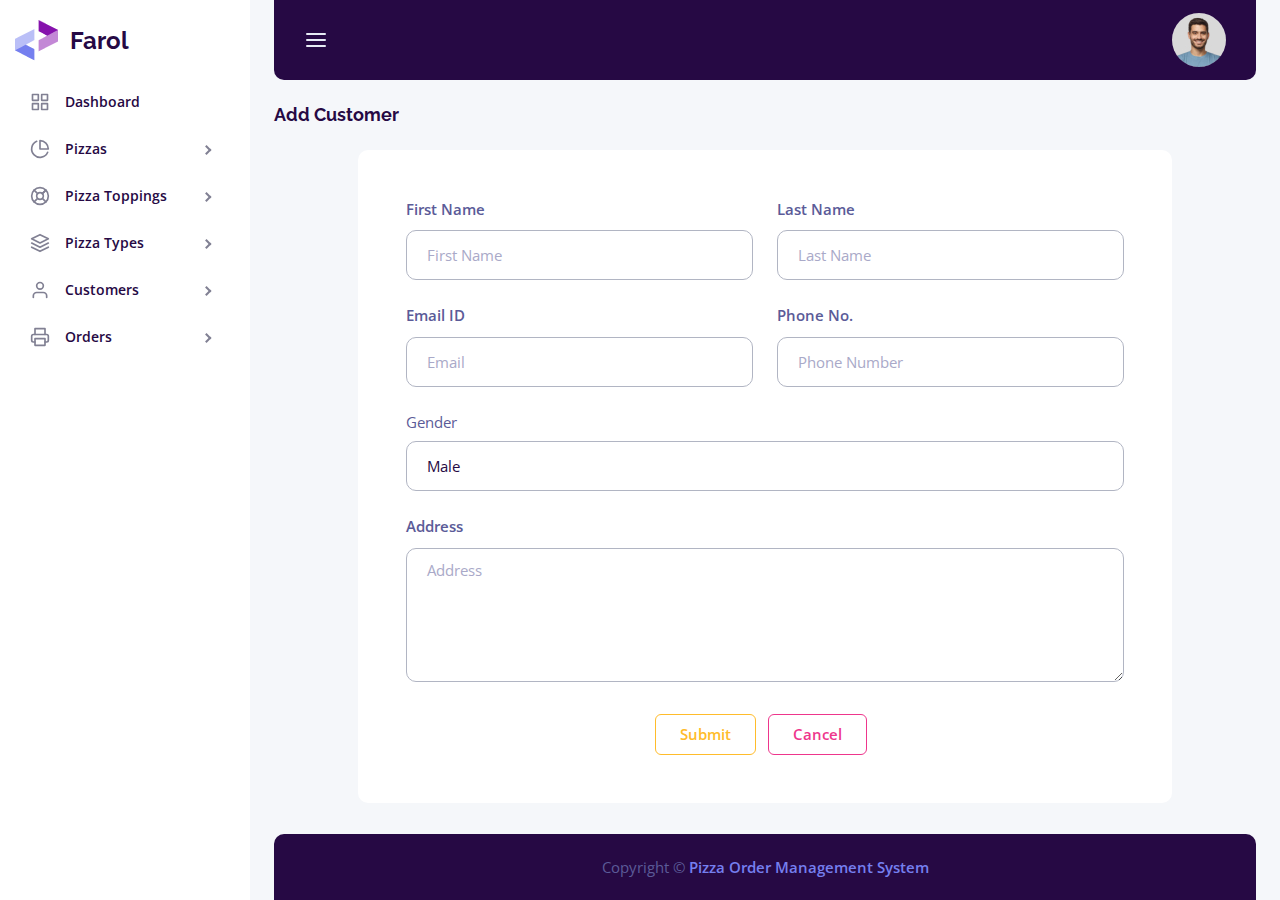
<file: customers_form.html>
<!DOCTYPE html>
<html lang="zxx">

<head>
  <meta charset="utf-8" />
  <meta name="viewport" content="width=device-width, initial-scale=1, shrink-to-fit=no" />

  <link rel="stylesheet" href="css/remixicon.css" />
  <link rel="stylesheet" href="css/flaticon.css" />
  <link rel="stylesheet" href="css/sidebar-menu.css" />
  <link rel="stylesheet" href="css/simplebar.css" />
  <link rel="stylesheet" href="css/apexcharts.css" />
  <link rel="stylesheet" href="css/prism.css" />
  <link rel="stylesheet" href="css/rangeslider.css" />
  <link rel="stylesheet" href="css/sweetalert.min.css" />
  <link rel="stylesheet" href="css/quill.snow.css" />
  <link rel="stylesheet" href="css/style.css" />

  <link rel="icon" type="image/png" href="images/favicon.png" />

  <title>Farol - Bootstrap 5 Admin Dashboard Template</title>
</head>

<body>
  <div class="preloader" id="preloader">
    <div class="preloader">
      <div class="waviy position-relative">
        <span class="d-inline-block">F</span>
        <span class="d-inline-block">A</span>
        <span class="d-inline-block">R</span>
        <span class="d-inline-block">O</span>
        <span class="d-inline-block">L</span>
      </div>
    </div>
  </div>

  <div class="sidebar-area" id="sidebar-area">
    <div class="logo position-relative">
      <a href="index.html" class="d-block text-decoration-none">
        <img src="images/logo-icon.png" alt="logo-icon" />
        <span class="logo-text fw-bold text-dark">Farol</span>
      </a>
      <button
        class="sidebar-burger-menu bg-transparent p-0 border-0 opacity-0 z-n1 position-absolute top-50 end-0 translate-middle-y"
        id="sidebar-burger-menu">
        <i data-feather="x"></i>
      </button>
    </div>
    <aside id="layout-menu" class="layout-menu menu-vertical menu active" data-simplebar="">
      <ul class="menu-inner">
        <li class="menu-item">
          <a href="chat.html" class="menu-link">
            <svg xmlns="http://www.w3.org/2000/svg" width="24" height="24" viewBox="0 0 24 24" fill="none"
              stroke="white" stroke-width="2" stroke-linecap="round" stroke-linejoin="round"
              class="feather feather-grid menu-icon tf-icons">
              <rect x="3" y="3" width="7" height="7"></rect>
              <rect x="14" y="3" width="7" height="7"></rect>
              <rect x="14" y="14" width="7" height="7"></rect>
              <rect x="3" y="14" width="7" height="7"></rect>
            </svg>
            <span class="title">Dashboard</span>
          </a>
        </li>
        <li class="menu-item">
          <a href="javascript:void(0);" class="menu-link menu-toggle active">
            <i data-feather="pie-chart" class="menu-icon tf-icons"></i>
            <span class="title">Pizzas</span>
          </a>
          <ul class="menu-sub">
            <li class="menu-item">
              <a href="pizza_list.php" class="menu-link"> Pizza List </a>
            </li>
            <li class="menu-item">
              <a href="pizza_form.html" class="menu-link"> Add New Pizza </a>
            </li>
          </ul>
        </li>
        <li class="menu-item">
          <a href="javascript:void(0);" class="menu-link menu-toggle active">
            <i data-feather="life-buoy" class="menu-icon tf-icons"></i>
            <span class="title">Pizza Toppings</span>
          </a>
          <ul class="menu-sub">
            <li class="menu-item">
              <a href="pizza_toppings_list.php" class="menu-link">
                Pizza Toppings List
              </a>
            </li>
            <li class="menu-item">
              <a href="pizza_toppings_form.html" class="menu-link">
                Add New Pizza Toppings
              </a>
            </li>
          </ul>
        </li>
        <li class="menu-item">
          <a href="javascript:void(0);" class="menu-link menu-toggle active">
            <i data-feather="layers" class="menu-icon tf-icons"></i>
            <span class="title">Pizza Types</span>
          </a>
          <ul class="menu-sub">
            <li class="menu-item">
              <a href="pizza_list.php" class="menu-link">
                Pizza Types List
              </a>
            </li>
            <li class="menu-item">
              <a href="pizza_types_form.html" class="menu-link">
                Add New Pizza Type
              </a>
            </li>
          </ul>
        </li>
        <li class="menu-item">
          <a href="javascript:void(0);" class="menu-link menu-toggle active">
            <svg xmlns="http://www.w3.org/2000/svg" width="24" height="24" viewBox="0 0 24 24" fill="none"
              stroke="white" stroke-width="2" stroke-linecap="round" stroke-linejoin="round"
              class="feather feather-user">
              <path d="M20 21v-2a4 4 0 0 0-4-4H8a4 4 0 0 0-4 4v2"></path>
              <circle cx="12" cy="7" r="4"></circle>
            </svg>
            <span class="title" style="padding-left: 15px">Customers</span>
          </a>
          <ul class="menu-sub">
            <li class="menu-item">
              <a href="customer_list.php" class="menu-link">
                Customer List
              </a>
            </li>
            <li class="menu-item">
              <a href="customers_form.html" class="menu-link">
                Add New Customer
              </a>
            </li>
          </ul>
        </li>
        <li class="menu-item">
          <a href="javascript:void(0);" class="menu-link menu-toggle active">
            <i data-feather="printer" class="menu-icon tf-icons"></i>
            <span class="title">Orders</span>
          </a>
          <ul class="menu-sub">
            <li class="menu-item">
              <a href="pizza_orders_list.php" class="menu-link"> Orders List </a>
            </li>
            <li class="menu-item">
              <a href="orders_form.php" class="menu-link">
                Add New Order
              </a>
            </li>
          </ul>
        </li>
      </ul>
    </aside>
  </div>

  <div class="container-fluid">
    <div class="main-content d-flex flex-column">
      <header class="header-area bg-dark mb-4 rounded-bottom-10" id="header-area">
        <div class="row align-items-center">
          <div class="col-lg-4 col-sm-6 col-md-4">
            <div class="left-header-content">
              <ul
                class="d-flex align-items-center ps-0 mb-0 list-unstyled justify-content-center justify-content-sm-start">
                <li>
                  <button class="header-burger-menu bg-transparent p-0 border-0 text-light" id="header-burger-menu">
                    <i data-feather="menu"></i>
                  </button>
                </li>
              </ul>
            </div>
          </div>
          <div class="col-lg-8 col-sm-6 col-md-8">
            <div class="right-header-content mt-2 mt-sm-0">
              <ul
                class="d-flex align-items-center justify-content-center justify-content-sm-end ps-0 mb-0 list-unstyled">
                <li class="header-right-item">
                  <div class="dropdown admin-profile">
                    <div class="d-xxl-flex align-items-center bg-transparent border-0 text-start p-0 cursor"
                      data-bs-toggle="dropdown">
                      <div class="flex-shrink-0">
                        <img class="rounded-circle wh-54" src="images/admin.jpg" alt="admin" />
                      </div>
                      <div class="flex-grow-1 ms-3">
                        <div class="d-flex align-items-center justify-content-between">
                          <div class="d-none d-xxl-block">
                            <!-- <span class="degeneration">Admin</span> -->
                            <div class="d-flex align-content-center text-light">
                              <h3 class="text-light">Adison Jeck</h3>
                              <div class="down">
                                <i class="text-light" data-feather="chevron-down"></i>
                              </div>
                            </div>
                          </div>
                        </div>
                      </div>
                    </div>
                    <ul class="dropdown-menu border-0 bg-white w-100 admin-link">
                      <li>
                        <a class="dropdown-item d-flex align-items-center text-body" href="profile.html">
                          <i data-feather="user"></i>
                          <span class="ms-2">Profile</span>
                        </a>
                      </li>
                      <li>
                        <a class="dropdown-item d-flex align-items-center text-body" href="account.html">
                          <i data-feather="settings"></i>
                          <span class="ms-2">Setting</span>
                        </a>
                      </li>
                      <li>
                        <a class="dropdown-item d-flex align-items-center text-body" href="logout.html">
                          <i data-feather="log-out"></i>
                          <span class="ms-2">Logout</span>
                        </a>
                      </li>
                    </ul>
                  </div>
                </li>
              </ul>
            </div>
          </div>
        </div>
      </header>

      <div class="d-sm-flex text-center justify-content-between align-items-center mb-4">
        <h3 class="mb-sm-0 mb-1 fs-18">Add Customer</h3>
      </div>
      <div class="row justify-content-center">
        <div class="col-lg-10">
          <div class="card bg-white border-0 rounded-10 mb-4">
            <div class="card-body p-5">
              <div class="tab-content" id="myTabContent">
                <div class="tab-pane fade show active" id="preview-tab-pane" role="tabpanel"
                  aria-labelledby="preview-tab" tabindex="0">
                  <form method="post" action="add_customer.php">
                    <div class="row">
                      <div class="col-lg-6">
                        <div class="form-group mb-4">
                          <label class="label">First Name</label>
                          <div class="form-group position-relative">
                            <input type="text" id="first_name" name="first_name" class="form-control"
                              placeholder="First Name">
                          </div>
                        </div>
                      </div>
                      <div class="col-lg-6">
                        <div class="form-group mb-4">
                          <label class="label">Last Name</label>
                          <div class="form-group position-relative">
                            <input type="text" id="last_name" name="last_name" class="form-control"
                              placeholder="Last Name">
                          </div>
                        </div>
                      </div>
                      <div class="col-lg-6">
                        <div class="form-group mb-4">
                          <label class="label">Email ID</label>
                          <div class="form-group position-relative">
                            <input type="email" id="email" name="email" class="form-control" placeholder="Email">
                          </div>
                        </div>
                      </div>
                      <div class="col-lg-6">
                        <div class="form-group mb-4">
                          <label class="label">Phone No.</label>
                          <div class="form-group position-relative">
                            <input type="text" id="phone_number" name="phone_number" class="form-control"
                              placeholder="Phone Number">
                          </div>
                        </div>
                      </div>
                      <div class="col-lg-12">
                        <div class="form-group mb-4">
                          <label class="form-label">Gender</label>
                          <div class="form-group position-relative">
                            <select id="gender" name="gender" class="form-control">
                              <option value="Male">Male</option>
                              <option value="Female">Female</option>
                              <option value="Others">Others</option>
                            </select>
                          </div>
                        </div>
                      </div>
                      <div class="col-lg-12">
                        <div class="form-group mb-4">
                          <label class="label">Address</label>
                          <div class="form-group position-relative">
                            <textarea id="address" name="address" rows="5" class="form-control"
                              placeholder="Address"></textarea>
                          </div>
                        </div>
                      </div>
                      <div class="col-lg-12 text-center">
                        <button type="submit"
                          class="btn btn-outline-warning fw-semibold py-2 px-4 mt-2 me-2 hover-white">
                          Submit
                        </button>
                        <button type="submit"
                          class="btn btn-outline-danger fw-semibold py-2 px-4 mt-2 me-2 hover-white">
                          Cancel
                        </button>
                      </div>
                    </div>
                  </form>
                </div>
              </div>
            </div>
          </div>
        </div>
      </div>

      <div class="flex-grow-1"></div>

      <footer class="footer-area bg-dark text-center rounded-top-10">
        <p class="fs-14">
          Copyright © <span class="text-primary">Pizza Order Management System</span>
        </p>
      </footer>
    </div>
  </div>

  <script data-cfasync="false" src="js/email-decode.min.js"></script>
  <script src="js/bootstrap.bundle.min.js"></script>
  <script src="js/sidebar-menu.js"></script>
  <script src="js/dragdrop.js"></script>
  <script src="js/rangeslider.min.js"></script>
  <script src="js/sweetalert.js"></script>
  <script src="js/quill.min.js"></script>
  <script src="js/data-table.js"></script>
  <script src="js/prism.js"></script>
  <script src="js/clipboard.min.js"></script>
  <script src="js/feather.min.js"></script>
  <script src="js/simplebar.min.js"></script>
  <script src="js/custom.js"></script>
</body>

</html>
</file>
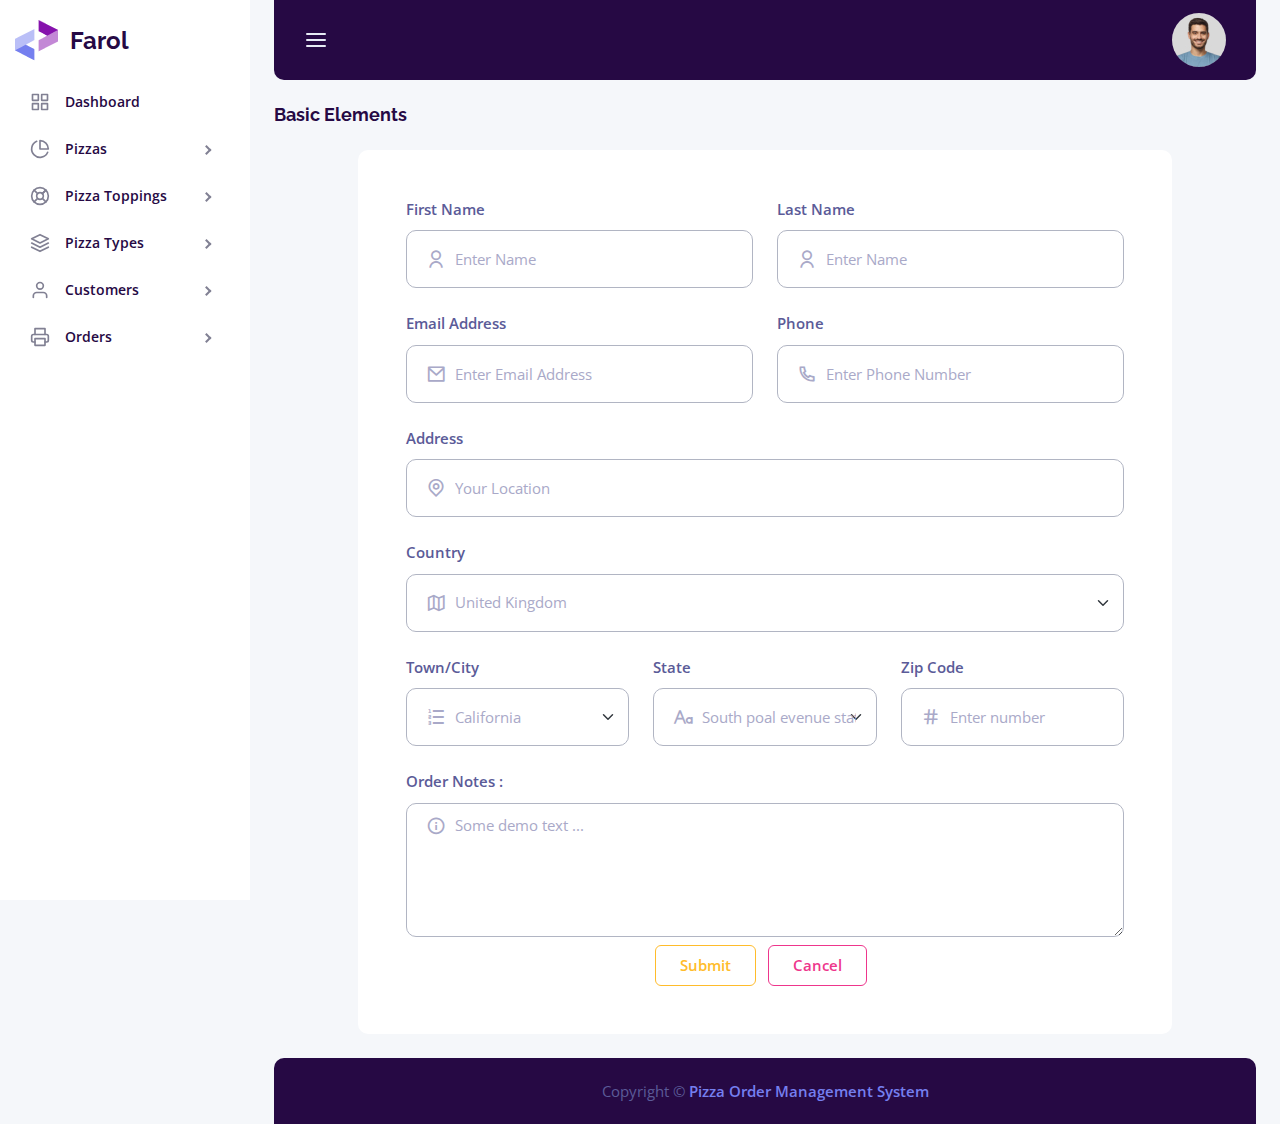
<file: form.html>
<!DOCTYPE html>
<html lang="zxx">

<head>
  <meta charset="utf-8" />
  <meta name="viewport" content="width=device-width, initial-scale=1, shrink-to-fit=no" />

  <link rel="stylesheet" href="css/remixicon.css" />
  <link rel="stylesheet" href="css/flaticon.css" />
  <link rel="stylesheet" href="css/sidebar-menu.css" />
  <link rel="stylesheet" href="css/simplebar.css" />
  <link rel="stylesheet" href="css/apexcharts.css" />
  <link rel="stylesheet" href="css/prism.css" />
  <link rel="stylesheet" href="css/rangeslider.css" />
  <link rel="stylesheet" href="css/sweetalert.min.css" />
  <link rel="stylesheet" href="css/quill.snow.css" />
  <link rel="stylesheet" href="css/style.css" />

  <link rel="icon" type="image/png" href="images/favicon.png" />

  <title>Farol - Bootstrap 5 Admin Dashboard Template</title>
</head>

<body>
  <div class="preloader" id="preloader">
    <div class="preloader">
      <div class="waviy position-relative">
        <span class="d-inline-block">F</span>
        <span class="d-inline-block">A</span>
        <span class="d-inline-block">R</span>
        <span class="d-inline-block">O</span>
        <span class="d-inline-block">L</span>
      </div>
    </div>
  </div>

  <div class="sidebar-area" id="sidebar-area">
    <div class="logo position-relative">
      <a href="index.html" class="d-block text-decoration-none">
        <img src="images/logo-icon.png" alt="logo-icon" />
        <span class="logo-text fw-bold text-dark">Farol</span>
      </a>
      <button
        class="sidebar-burger-menu bg-transparent p-0 border-0 opacity-0 z-n1 position-absolute top-50 end-0 translate-middle-y"
        id="sidebar-burger-menu">
        <i data-feather="x"></i>
      </button>
    </div>
    <aside id="layout-menu" class="layout-menu menu-vertical menu active" data-simplebar="">
      <ul class="menu-inner">
        <li class="menu-item">
          <a href="chat.html" class="menu-link">
            <svg xmlns="http://www.w3.org/2000/svg" width="24" height="24" viewBox="0 0 24 24" fill="none"
              stroke="white" stroke-width="2" stroke-linecap="round" stroke-linejoin="round"
              class="feather feather-grid menu-icon tf-icons">
              <rect x="3" y="3" width="7" height="7"></rect>
              <rect x="14" y="3" width="7" height="7"></rect>
              <rect x="14" y="14" width="7" height="7"></rect>
              <rect x="3" y="14" width="7" height="7"></rect>
            </svg>
            <span class="title">Dashboard</span>
          </a>
        </li>
        <li class="menu-item">
          <a href="javascript:void(0);" class="menu-link menu-toggle active">
            <i data-feather="pie-chart" class="menu-icon tf-icons"></i>
            <span class="title">Pizzas</span>
          </a>
          <ul class="menu-sub">
            <li class="menu-item">
              <a href="apex-charts.html" class="menu-link"> Pizza List </a>
            </li>
            <li class="menu-item">
              <a href="amcharts.html" class="menu-link"> Add New Pizza </a>
            </li>
          </ul>
        </li>
        <li class="menu-item">
          <a href="javascript:void(0);" class="menu-link menu-toggle active">
            <i data-feather="life-buoy" class="menu-icon tf-icons"></i>
            <span class="title">Pizza Toppings</span>
          </a>
          <ul class="menu-sub">
            <li class="menu-item">
              <a href="apex-charts.html" class="menu-link">
                Pizza Toppings List
              </a>
            </li>
            <li class="menu-item">
              <a href="amcharts.html" class="menu-link">
                Add New Pizza Toppings
              </a>
            </li>
          </ul>
        </li>
        <li class="menu-item">
          <a href="javascript:void(0);" class="menu-link menu-toggle active">
            <i data-feather="layers" class="menu-icon tf-icons"></i>
            <span class="title">Pizza Types</span>
          </a>
          <ul class="menu-sub">
            <li class="menu-item">
              <a href="apex-charts.html" class="menu-link">
                Pizza Types List
              </a>
            </li>
            <li class="menu-item">
              <a href="amcharts.html" class="menu-link">
                Add New Pizza Type
              </a>
            </li>
          </ul>
        </li>
        <li class="menu-item">
          <a href="javascript:void(0);" class="menu-link menu-toggle active">
            <svg xmlns="http://www.w3.org/2000/svg" width="24" height="24" viewBox="0 0 24 24" fill="none"
              stroke="white" stroke-width="2" stroke-linecap="round" stroke-linejoin="round"
              class="feather feather-user">
              <path d="M20 21v-2a4 4 0 0 0-4-4H8a4 4 0 0 0-4 4v2"></path>
              <circle cx="12" cy="7" r="4"></circle>
            </svg>
            <span class="title" style="padding-left: 15px">Customers</span>
          </a>
          <ul class="menu-sub">
            <li class="menu-item">
              <a href="file-manager.html" class="menu-link">
                Customer List
              </a>
            </li>
            <li class="menu-item">
              <a href="documents.html" class="menu-link">
                Add New Customer
              </a>
            </li>
          </ul>
        </li>
        <li class="menu-item">
          <a href="javascript:void(0);" class="menu-link menu-toggle active">
            <i data-feather="printer" class="menu-icon tf-icons"></i>
            <span class="title">Orders</span>
          </a>
          <ul class="menu-sub">
            <li class="menu-item">
              <a href="invoice-list.html" class="menu-link"> Orders List </a>
            </li>
            <li class="menu-item">
              <a href="invoice-details.html" class="menu-link">
                Add New Order
              </a>
            </li>
          </ul>
        </li>
      </ul>
    </aside>
  </div>

  <div class="container-fluid">
    <div class="main-content d-flex flex-column">
      <header class="header-area bg-dark mb-4 rounded-bottom-10" id="header-area">
        <div class="row align-items-center">
          <div class="col-lg-4 col-sm-6 col-md-4">
            <div class="left-header-content">
              <ul
                class="d-flex align-items-center ps-0 mb-0 list-unstyled justify-content-center justify-content-sm-start">
                <li>
                  <button class="header-burger-menu bg-transparent p-0 border-0 text-light" id="header-burger-menu">
                    <i data-feather="menu"></i>
                  </button>
                </li>
              </ul>
            </div>
          </div>
          <div class="col-lg-8 col-sm-6 col-md-8">
            <div class="right-header-content mt-2 mt-sm-0">
              <ul
                class="d-flex align-items-center justify-content-center justify-content-sm-end ps-0 mb-0 list-unstyled">
                <li class="header-right-item">
                  <div class="dropdown admin-profile">
                    <div class="d-xxl-flex align-items-center bg-transparent border-0 text-start p-0 cursor"
                      data-bs-toggle="dropdown">
                      <div class="flex-shrink-0">
                        <img class="rounded-circle wh-54" src="images/admin.jpg" alt="admin" />
                      </div>
                      <div class="flex-grow-1 ms-3">
                        <div class="d-flex align-items-center justify-content-between">
                          <div class="d-none d-xxl-block">
                            <!-- <span class="degeneration">Admin</span> -->
                            <div class="d-flex align-content-center text-light">
                              <h3 class="text-light">Adison Jeck</h3>
                              <div class="down">
                                <i class="text-light" data-feather="chevron-down"></i>
                              </div>
                            </div>
                          </div>
                        </div>
                      </div>
                    </div>
                    <ul class="dropdown-menu border-0 bg-white w-100 admin-link">
                      <li>
                        <a class="dropdown-item d-flex align-items-center text-body" href="profile.html">
                          <i data-feather="user"></i>
                          <span class="ms-2">Profile</span>
                        </a>
                      </li>
                      <li>
                        <a class="dropdown-item d-flex align-items-center text-body" href="account.html">
                          <i data-feather="settings"></i>
                          <span class="ms-2">Setting</span>
                        </a>
                      </li>
                      <li>
                        <a class="dropdown-item d-flex align-items-center text-body" href="logout.html">
                          <i data-feather="log-out"></i>
                          <span class="ms-2">Logout</span>
                        </a>
                      </li>
                    </ul>
                  </div>
                </li>
              </ul>
            </div>
          </div>
        </div>
      </header>

      <div class="d-sm-flex text-center justify-content-between align-items-center mb-4">
        <h3 class="mb-sm-0 mb-1 fs-18">Basic Elements</h3>
      </div>
      <div class="row justify-content-center">
        <div class="col-lg-10">
          <div class="card bg-white border-0 rounded-10 mb-4">
            <div class="card-body p-5">
              <div class="tab-content" id="myTabContent">
                <div class="tab-pane fade show active" id="preview-tab-pane" role="tabpanel"
                  aria-labelledby="preview-tab" tabindex="0">
                  <form>
                    <div class="row">
                      <div class="col-lg-6">
                        <div class="form-group mb-4">
                          <label class="label">First Name</label>
                          <div class="form-group position-relative">
                            <input type="text" class="form-control text-dark ps-5 h-58" placeholder="Enter Name" />
                            <i
                              class="ri-user-line position-absolute top-50 start-0 translate-middle-y fs-20 text-gray-light ps-20"></i>
                          </div>
                        </div>
                      </div>
                      <div class="col-lg-6">
                        <div class="form-group mb-4">
                          <label class="label">Last Name</label>
                          <div class="form-group position-relative">
                            <input type="text" class="form-control text-dark ps-5 h-58" placeholder="Enter Name" />
                            <i
                              class="ri-user-line position-absolute top-50 start-0 translate-middle-y fs-20 text-gray-light ps-20"></i>
                          </div>
                        </div>
                      </div>
                      <div class="col-lg-6">
                        <div class="form-group mb-4">
                          <label class="label">Email Address</label>
                          <div class="form-group position-relative">
                            <input type="email" class="form-control text-dark ps-5 h-58"
                              placeholder="Enter Email Address" />
                            <i
                              class="ri-mail-line position-absolute top-50 start-0 translate-middle-y fs-20 text-gray-light ps-20"></i>
                          </div>
                        </div>
                      </div>
                      <div class="col-lg-6">
                        <div class="form-group mb-4">
                          <label class="label">Phone</label>
                          <div class="form-group position-relative">
                            <input type="number" class="form-control text-dark ps-5 h-58"
                              placeholder="Enter Phone Number" />
                            <i
                              class="ri-phone-line position-absolute top-50 start-0 translate-middle-y fs-20 text-gray-light ps-20"></i>
                          </div>
                        </div>
                      </div>
                      <div class="col-lg-12">
                        <div class="form-group mb-4">
                          <label class="label">Address</label>
                          <div class="form-group position-relative">
                            <input type="number" class="form-control text-dark ps-5 h-58" placeholder="Your Location" />
                            <i
                              class="ri-map-pin-line position-absolute top-50 start-0 translate-middle-y fs-20 text-gray-light ps-20"></i>
                          </div>
                        </div>
                      </div>
                      <div class="col-lg-12">
                        <div class="form-group mb-4">
                          <label class="label">Country</label>
                          <div class="form-group position-relative">
                            <select class="form-select form-control ps-5 h-58" aria-label="Default select example">
                              <option selected="" class="text-dark">
                                United Kingdom
                              </option>
                              <option value="1" class="text-dark">
                                United States
                              </option>
                              <option value="2" class="text-dark">
                                Canada
                              </option>
                              <option value="3" class="text-dark">
                                France
                              </option>
                            </select>
                            <i
                              class="ri-map-2-line position-absolute top-50 start-0 translate-middle-y fs-20 text-gray-light ps-20"></i>
                          </div>
                        </div>
                      </div>
                      <div class="col-lg-4">
                        <div class="form-group mb-4">
                          <label class="label">Town/City</label>
                          <div class="form-group position-relative">
                            <select class="form-select form-control ps-5 h-58" aria-label="Default select example">
                              <option selected="" class="text-dark">
                                California
                              </option>
                              <option value="1" class="text-dark">
                                United States
                              </option>
                              <option value="2" class="text-dark">
                                Canada
                              </option>
                              <option value="3" class="text-dark">
                                France
                              </option>
                            </select>
                            <i
                              class="ri-list-ordered position-absolute top-50 start-0 translate-middle-y fs-20 text-gray-light ps-20"></i>
                          </div>
                        </div>
                      </div>
                      <div class="col-lg-4">
                        <div class="form-group mb-4">
                          <label class="label">State</label>
                          <div class="form-group position-relative">
                            <select class="form-select form-control ps-5 h-58" aria-label="Default select example">
                              <option selected="" class="text-dark">
                                South poal evenue state 4C
                              </option>
                              <option value="1" class="text-dark">
                                United States
                              </option>
                              <option value="2" class="text-dark">
                                Canada
                              </option>
                              <option value="3" class="text-dark">
                                France
                              </option>
                            </select>
                            <i
                              class="ri-font-size position-absolute top-50 start-0 translate-middle-y fs-20 text-gray-light ps-20"></i>
                          </div>
                        </div>
                      </div>
                      <div class="col-lg-4">
                        <div class="form-group mb-4">
                          <label class="label">Zip Code</label>
                          <div class="form-group position-relative">
                            <input type="number" class="form-control ps-5 text-gray-light h-58"
                              placeholder="Enter number" />
                            <i
                              class="ri-hashtag position-absolute top-50 start-0 translate-middle-y fs-20 text-gray-light ps-20"></i>
                          </div>
                        </div>
                      </div>
                      <div class="col-lg-12">
                        <div class="form-group mb-0">
                          <label class="label">Order Notes :</label>
                          <div class="form-group position-relative">
                            <textarea class="form-control ps-5 text-dark" placeholder="Some demo text ... " cols="30"
                              rows="5"></textarea>
                            <i
                              class="ri-information-line position-absolute top-0 start-0 fs-20 text-gray-light ps-20 pt-2"></i>
                          </div>
                        </div>
                      </div>
                      <div class="col-lg-12 text-center">
                        <button type="submit"
                          class="btn btn-outline-warning fw-semibold py-2 px-4 mt-2 me-2 hover-white">
                          Submit
                        </button>
                        <button type="submit"
                          class="btn btn-outline-danger fw-semibold py-2 px-4 mt-2 me-2 hover-white">
                          Cancel
                        </button>
                      </div>
                    </div>
                  </form>
                </div>
              </div>
            </div>
          </div>
        </div>
      </div>

      <div class="flex-grow-1"></div>

      <footer class="footer-area bg-dark text-center rounded-top-10">
        <p class="fs-14">
          Copyright © <span class="text-primary">Pizza Order Management System</span>
        </p>
      </footer>
    </div>
  </div>

  <script data-cfasync="false" src="js/email-decode.min.js"></script>
  <script src="js/bootstrap.bundle.min.js"></script>
  <script src="js/sidebar-menu.js"></script>
  <script src="js/dragdrop.js"></script>
  <script src="js/rangeslider.min.js"></script>
  <script src="js/sweetalert.js"></script>
  <script src="js/quill.min.js"></script>
  <script src="js/data-table.js"></script>
  <script src="js/prism.js"></script>
  <script src="js/clipboard.min.js"></script>
  <script src="js/feather.min.js"></script>
  <script src="js/simplebar.min.js"></script>
  <script src="js/custom.js"></script>
</body>

</html>
</file>
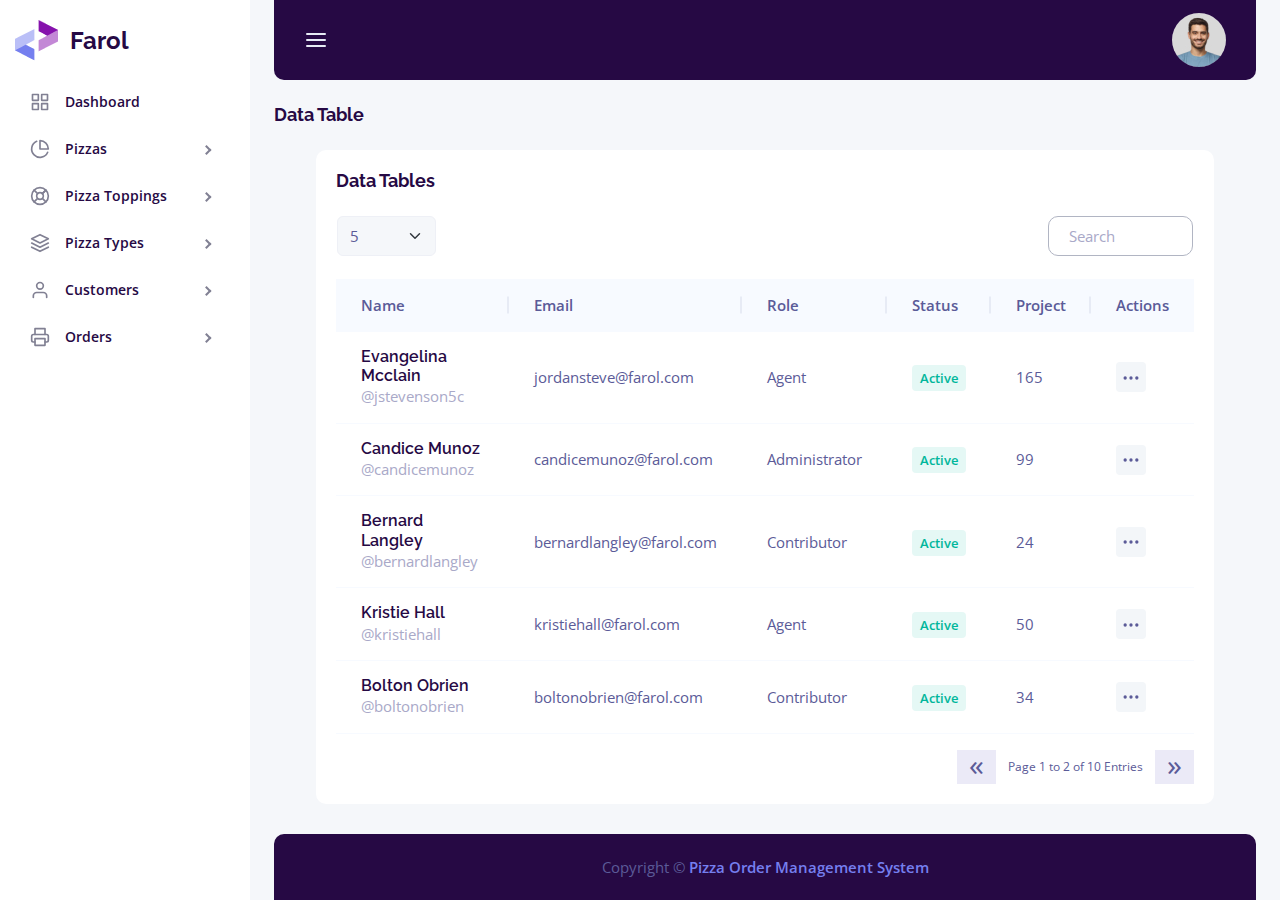
<file: list.html>
<!DOCTYPE html>
<html lang="zxx">

<head>

    <meta charset="utf-8">
    <meta name="viewport" content="width=device-width, initial-scale=1, shrink-to-fit=no">

    <link rel="stylesheet" href="css/remixicon.css">
    <link rel="stylesheet" href="css/flaticon.css">
    <link rel="stylesheet" href="css/sidebar-menu.css">
    <link rel="stylesheet" href="css/simplebar.css">
    <link rel="stylesheet" href="css/apexcharts.css">
    <link rel="stylesheet" href="css/prism.css">
    <link rel="stylesheet" href="css/rangeslider.css">
    <link rel="stylesheet" href="css/sweetalert.min.css">
    <link rel="stylesheet" href="css/quill.snow.css">
    <link rel="stylesheet" href="css/style.css">

    <link rel="icon" type="image/png" href="images/favicon.png">

    <title>Farol - Bootstrap 5 Admin Dashboard Template</title>
</head>

<body>

    <div class="preloader" id="preloader">
        <div class="preloader">
            <div class="waviy position-relative">
                <span class="d-inline-block">F</span>
                <span class="d-inline-block">A</span>
                <span class="d-inline-block">R</span>
                <span class="d-inline-block">O</span>
                <span class="d-inline-block">L</span>
            </div>
        </div>
    </div>

    <div class="sidebar-area" id="sidebar-area">
        <div class="logo position-relative">
            <a href="index.html" class="d-block text-decoration-none">
                <img src="images/logo-icon.png" alt="logo-icon" />
                <span class="logo-text fw-bold text-dark">Farol</span>
            </a>
            <button
                class="sidebar-burger-menu bg-transparent p-0 border-0 opacity-0 z-n1 position-absolute top-50 end-0 translate-middle-y"
                id="sidebar-burger-menu">
                <i data-feather="x"></i>
            </button>
        </div>
        <aside id="layout-menu" class="layout-menu menu-vertical menu active" data-simplebar="">
            <ul class="menu-inner">
                <li class="menu-item">
                    <a href="chat.html" class="menu-link">
                        <svg xmlns="http://www.w3.org/2000/svg" width="24" height="24" viewBox="0 0 24 24" fill="none"
                            stroke="white" stroke-width="2" stroke-linecap="round" stroke-linejoin="round"
                            class="feather feather-grid menu-icon tf-icons">
                            <rect x="3" y="3" width="7" height="7"></rect>
                            <rect x="14" y="3" width="7" height="7"></rect>
                            <rect x="14" y="14" width="7" height="7"></rect>
                            <rect x="3" y="14" width="7" height="7"></rect>
                        </svg>
                        <span class="title">Dashboard</span>
                    </a>
                </li>
                <li class="menu-item">
                    <a href="javascript:void(0);" class="menu-link menu-toggle active">
                        <i data-feather="pie-chart" class="menu-icon tf-icons"></i>
                        <span class="title">Pizzas</span>
                    </a>
                    <ul class="menu-sub">
                        <li class="menu-item">
                            <a href="apex-charts.html" class="menu-link"> Pizza List </a>
                        </li>
                        <li class="menu-item">
                            <a href="amcharts.html" class="menu-link"> Add New Pizza </a>
                        </li>
                    </ul>
                </li>
                <li class="menu-item">
                    <a href="javascript:void(0);" class="menu-link menu-toggle active">
                        <i data-feather="life-buoy" class="menu-icon tf-icons"></i>
                        <span class="title">Pizza Toppings</span>
                    </a>
                    <ul class="menu-sub">
                        <li class="menu-item">
                            <a href="apex-charts.html" class="menu-link">
                                Pizza Toppings List
                            </a>
                        </li>
                        <li class="menu-item">
                            <a href="amcharts.html" class="menu-link">
                                Add New Pizza Toppings
                            </a>
                        </li>
                    </ul>
                </li>
                <li class="menu-item">
                    <a href="javascript:void(0);" class="menu-link menu-toggle active">
                        <i data-feather="layers" class="menu-icon tf-icons"></i>
                        <span class="title">Pizza Types</span>
                    </a>
                    <ul class="menu-sub">
                        <li class="menu-item">
                            <a href="apex-charts.html" class="menu-link">
                                Pizza Types List
                            </a>
                        </li>
                        <li class="menu-item">
                            <a href="amcharts.html" class="menu-link">
                                Add New Pizza Type
                            </a>
                        </li>
                    </ul>
                </li>
                <li class="menu-item">
                    <a href="javascript:void(0);" class="menu-link menu-toggle active">
                        <svg xmlns="http://www.w3.org/2000/svg" width="24" height="24" viewBox="0 0 24 24" fill="none"
                            stroke="white" stroke-width="2" stroke-linecap="round" stroke-linejoin="round"
                            class="feather feather-user">
                            <path d="M20 21v-2a4 4 0 0 0-4-4H8a4 4 0 0 0-4 4v2"></path>
                            <circle cx="12" cy="7" r="4"></circle>
                        </svg>
                        <span class="title" style="padding-left: 15px">Customers</span>
                    </a>
                    <ul class="menu-sub">
                        <li class="menu-item">
                            <a href="file-manager.html" class="menu-link">
                                Customer List
                            </a>
                        </li>
                        <li class="menu-item">
                            <a href="documents.html" class="menu-link">
                                Add New Customer
                            </a>
                        </li>
                    </ul>
                </li>
                <li class="menu-item">
                    <a href="javascript:void(0);" class="menu-link menu-toggle active">
                        <i data-feather="printer" class="menu-icon tf-icons"></i>
                        <span class="title">Orders</span>
                    </a>
                    <ul class="menu-sub">
                        <li class="menu-item">
                            <a href="invoice-list.html" class="menu-link"> Orders List </a>
                        </li>
                        <li class="menu-item">
                            <a href="invoice-details.html" class="menu-link">
                                Add New Order
                            </a>
                        </li>
                    </ul>
                </li>
            </ul>
        </aside>
    </div>

    <div class="container-fluid">
        <div class="main-content d-flex flex-column">
            <header class="header-area bg-dark mb-4 rounded-bottom-10" id="header-area">
                <div class="row align-items-center">
                    <div class="col-lg-4 col-sm-6 col-md-4">
                        <div class="left-header-content">
                            <ul
                                class="d-flex align-items-center ps-0 mb-0 list-unstyled justify-content-center justify-content-sm-start">
                                <li>
                                    <button class="header-burger-menu bg-transparent p-0 border-0 text-light"
                                        id="header-burger-menu">
                                        <i data-feather="menu"></i>
                                    </button>
                                </li>
                            </ul>
                        </div>
                    </div>
                    <div class="col-lg-8 col-sm-6 col-md-8">
                        <div class="right-header-content mt-2 mt-sm-0">
                            <ul
                                class="d-flex align-items-center justify-content-center justify-content-sm-end ps-0 mb-0 list-unstyled">
                                <li class="header-right-item">
                                    <div class="dropdown admin-profile">
                                        <div class="d-xxl-flex align-items-center bg-transparent border-0 text-start p-0 cursor"
                                            data-bs-toggle="dropdown">
                                            <div class="flex-shrink-0">
                                                <img class="rounded-circle wh-54" src="images/admin.jpg" alt="admin" />
                                            </div>
                                            <div class="flex-grow-1 ms-3">
                                                <div class="d-flex align-items-center justify-content-between">
                                                    <div class="d-none d-xxl-block">
                                                        <!-- <span class="degeneration">Admin</span> -->
                                                        <div class="d-flex align-content-center text-light">
                                                            <h3 class="text-light">Adison Jeck</h3>
                                                            <div class="down">
                                                                <i class="text-light" data-feather="chevron-down"></i>
                                                            </div>
                                                        </div>
                                                    </div>
                                                </div>
                                            </div>
                                        </div>
                                        <ul class="dropdown-menu border-0 bg-white w-100 admin-link">
                                            <li>
                                                <a class="dropdown-item d-flex align-items-center text-body"
                                                    href="profile.html">
                                                    <i data-feather="user"></i>
                                                    <span class="ms-2">Profile</span>
                                                </a>
                                            </li>
                                            <li>
                                                <a class="dropdown-item d-flex align-items-center text-body"
                                                    href="account.html">
                                                    <i data-feather="settings"></i>
                                                    <span class="ms-2">Setting</span>
                                                </a>
                                            </li>
                                            <li>
                                                <a class="dropdown-item d-flex align-items-center text-body"
                                                    href="logout.html">
                                                    <i data-feather="log-out"></i>
                                                    <span class="ms-2">Logout</span>
                                                </a>
                                            </li>
                                        </ul>
                                    </div>
                                </li>
                            </ul>
                        </div>
                    </div>
                </div>
            </header>

            <div class="d-sm-flex text-center justify-content-between align-items-center mb-4">
                <h3 class="mb-sm-0 mb-1 fs-18">Data Table</h3>
            </div>
            <div class="row justify-content-center">
                <div class="col-lg-11">
                    <div class="card bg-white border-0 rounded-10 mb-4">
                        <div class="card-body p-4">
                            <h4 class="fs-18 mb-4">Data Tables</h4>
                            <div class="tab-content" id="myTabContent">
                                <div class="tab-pane fade show active" id="preview-tab-pane" role="tabpanel"
                                    aria-labelledby="preview-tab" tabindex="0">
                                    <div class="default-table-area members-list">
                                        <div class="table-responsive">
                                            <table class="table align-middle" id="myTable">
                                                <thead>
                                                    <tr>
                                                        <th scope="col" class="text-primary">
                                                            <div class="form-check">
                                                                <input class="form-check-input" type="checkbox" value=""
                                                                    id="flexCheckDefault">
                                                                <label class="form-check-label ms-2"
                                                                    for="flexCheckDefault">Name</label>
                                                            </div>
                                                        </th>
                                                        <th scope="col">Email</th>
                                                        <th scope="col">Role</th>
                                                        <th scope="col">Status</th>
                                                        <th scope="col">Project</th>
                                                        <th scope="col">Actions</th>
                                                    </tr>
                                                </thead>
                                                <tbody>
                                                    <tr>
                                                        <td>
                                                            <div class="d-flex align-items-center">
                                                                <div class="d-flex align-items-center">
                                                                    <div class="flex-grow-1">
                                                                        <h4 class="fw-semibold fs-16 mb-0">Evangelina
                                                                            Mcclain</h4>
                                                                        <span
                                                                            class="text-gray-light">@jstevenson5c</span>
                                                                    </div>
                                                                </div>
                                                            </div>
                                                        </td>
                                                        <td>
                                                            <a
                                                                href="/cdn-cgi/l/email-protection#214b4e5345404f5255445744614740534e4d0f424e4c"><span
                                                                    class="__cf_email__"
                                                                    data-cfemail="cfa5a0bdabaea1bcbbaab9aa8fa9aebda0a3e1aca0a2">[email�&nbsp;protected]</span></a>
                                                        </td>
                                                        <td>
                                                            <span>Agent</span>
                                                        </td>
                                                        <td>
                                                            <span
                                                                class="bg-success bg-opacity-10 text-success fs-13 fw-semibold py-1 px-2 rounded-1">Active</span>
                                                        </td>
                                                        <td>
                                                            <span>165</span>
                                                        </td>
                                                        <td>
                                                            <div class="dropdown action-opt">
                                                                <button class="btn bg p-0" type="button"
                                                                    data-bs-toggle="dropdown" aria-expanded="false">
                                                                    <i data-feather="more-horizontal"></i>
                                                                </button>
                                                                <ul
                                                                    class="dropdown-menu dropdown-menu-end bg-white border box-shadow">
                                                                    <li>
                                                                        <a class="dropdown-item" href="javascript:;">
                                                                            <i data-feather="edit-3"></i>
                                                                            Edit
                                                                        </a>
                                                                    </li>
                                                                    <li>
                                                                        <a class="dropdown-item" href="javascript:;">
                                                                            <i data-feather="trash-2"></i>
                                                                            Remove
                                                                        </a>
                                                                    </li>
                                                                </ul>
                                                            </div>
                                                        </td>
                                                    </tr>
                                                    <tr>
                                                        <td>
                                                            <div class="d-flex align-items-center">
                                                                <div class="d-flex align-items-center">
                                                                    <div class="flex-grow-1">
                                                                        <h4 class="fw-semibold fs-16 mb-0">Candice Munoz
                                                                        </h4>
                                                                        <span
                                                                            class="text-gray-light">@candicemunoz</span>
                                                                    </div>
                                                                </div>
                                                            </div>
                                                        </td>
                                                        <td>
                                                            <a
                                                                href="/cdn-cgi/l/email-protection#7e1d1f101a171d1b130b1011043e181f0c1112501d1113"><span
                                                                    class="__cf_email__"
                                                                    data-cfemail="46252728222f25232b3328293c06202734292a6825292b">[email�&nbsp;protected]</span></a>
                                                        </td>
                                                        <td>
                                                            <span>Administrator</span>
                                                        </td>
                                                        <td>
                                                            <span
                                                                class="bg-success bg-opacity-10 text-success fs-13 fw-semibold py-1 px-2 rounded-1">Active</span>
                                                        </td>
                                                        <td>
                                                            <span>99</span>
                                                        </td>
                                                        <td>
                                                            <div class="dropdown action-opt">
                                                                <button class="btn bg p-0" type="button"
                                                                    data-bs-toggle="dropdown" aria-expanded="false">
                                                                    <i data-feather="more-horizontal"></i>
                                                                </button>
                                                                <ul
                                                                    class="dropdown-menu dropdown-menu-end bg-white border box-shadow">
                                                                    <li>
                                                                        <a class="dropdown-item" href="javascript:;">
                                                                            <i data-feather="edit-3"></i>
                                                                            Edit
                                                                        </a>
                                                                    </li>
                                                                    <li>
                                                                        <a class="dropdown-item" href="javascript:;">
                                                                            <i data-feather="trash-2"></i>
                                                                            Remove
                                                                        </a>
                                                                    </li>
                                                                </ul>
                                                            </div>
                                                        </td>
                                                    </tr>
                                                    <tr>
                                                        <td>
                                                            <div class="d-flex align-items-center">
                                                                <div class="d-flex align-items-center">
                                                                    <div class="flex-grow-1">
                                                                        <h4 class="fw-semibold fs-16 mb-0">Bernard
                                                                            Langley</h4>
                                                                        <span
                                                                            class="text-gray-light">@bernardlangley</span>
                                                                    </div>
                                                                </div>
                                                            </div>
                                                        </td>
                                                        <td>
                                                            <a
                                                                href="/cdn-cgi/l/email-protection#533136213d3221373f323d343f362a133532213c3f7d303c3e"><span
                                                                    class="__cf_email__"
                                                                    data-cfemail="d0b2b5a2beb1a2b4bcb1beb7bcb5a990b6b1a2bfbcfeb3bfbd">[email�&nbsp;protected]</span></a>
                                                        </td>
                                                        <td>
                                                            <span>Contributor</span>
                                                        </td>
                                                        <td>
                                                            <span
                                                                class="bg-success bg-opacity-10 text-success fs-13 fw-semibold py-1 px-2 rounded-1">Active</span>
                                                        </td>
                                                        <td>
                                                            <span>24</span>
                                                        </td>
                                                        <td>
                                                            <div class="dropdown action-opt">
                                                                <button class="btn bg p-0" type="button"
                                                                    data-bs-toggle="dropdown" aria-expanded="false">
                                                                    <i data-feather="more-horizontal"></i>
                                                                </button>
                                                                <ul
                                                                    class="dropdown-menu dropdown-menu-end bg-white border box-shadow">
                                                                    <li>
                                                                        <a class="dropdown-item" href="javascript:;">
                                                                            <i data-feather="edit-3"></i>
                                                                            Edit
                                                                        </a>
                                                                    </li>
                                                                    <li>
                                                                        <a class="dropdown-item" href="javascript:;">
                                                                            <i data-feather="trash-2"></i>
                                                                            Remove
                                                                        </a>
                                                                    </li>
                                                                </ul>
                                                            </div>
                                                        </td>
                                                    </tr>
                                                    <tr>
                                                        <td>
                                                            <div class="d-flex align-items-center">
                                                                <div class="d-flex align-items-center">
                                                                    <div class="flex-grow-1">
                                                                        <h4 class="fw-semibold fs-16 mb-0">Kristie Hall
                                                                        </h4>
                                                                        <span
                                                                            class="text-gray-light">@kristiehall</span>
                                                                    </div>
                                                                </div>
                                                            </div>
                                                        </td>
                                                        <td>
                                                            <a
                                                                href="/cdn-cgi/l/email-protection#fe958c978d8a979b969f9292be989f8c9192d09d9193"><span
                                                                    class="__cf_email__"
                                                                    data-cfemail="dab1a8b3a9aeb3bfb2bbb6b69abcbba8b5b6f4b9b5b7">[email�&nbsp;protected]</span></a>
                                                        </td>
                                                        <td>
                                                            <span>Agent</span>
                                                        </td>
                                                        <td>
                                                            <span
                                                                class="bg-success bg-opacity-10 text-success fs-13 fw-semibold py-1 px-2 rounded-1">Active</span>
                                                        </td>
                                                        <td>
                                                            <span>50</span>
                                                        </td>
                                                        <td>
                                                            <div class="dropdown action-opt">
                                                                <button class="btn bg p-0" type="button"
                                                                    data-bs-toggle="dropdown" aria-expanded="false">
                                                                    <i data-feather="more-horizontal"></i>
                                                                </button>
                                                                <ul
                                                                    class="dropdown-menu dropdown-menu-end bg-white border box-shadow">
                                                                    <li>
                                                                        <a class="dropdown-item" href="javascript:;">
                                                                            <i data-feather="edit-3"></i>
                                                                            Edit
                                                                        </a>
                                                                    </li>
                                                                    <li>
                                                                        <a class="dropdown-item" href="javascript:;">
                                                                            <i data-feather="trash-2"></i>
                                                                            Remove
                                                                        </a>
                                                                    </li>
                                                                </ul>
                                                            </div>
                                                        </td>
                                                    </tr>
                                                    <tr>
                                                        <td>
                                                            <div class="d-flex align-items-center">
                                                                <div class="d-flex align-items-center">
                                                                    <div class="flex-grow-1">
                                                                        <h4 class="fw-semibold fs-16 mb-0">Bolton Obrien
                                                                        </h4>
                                                                        <span
                                                                            class="text-gray-light">@boltonobrien</span>
                                                                    </div>
                                                                </div>
                                                            </div>
                                                        </td>
                                                        <td>
                                                            <a
                                                                href="/cdn-cgi/l/email-protection#6b0904071f0405040919020e052b0d0a19040745080406"><span
                                                                    class="__cf_email__"
                                                                    data-cfemail="eb8984879f8485848999828e85ab8d8a998487c5888486">[email�&nbsp;protected]</span></a>
                                                        </td>
                                                        <td>
                                                            <span>Contributor</span>
                                                        </td>
                                                        <td>
                                                            <span
                                                                class="bg-success bg-opacity-10 text-success fs-13 fw-semibold py-1 px-2 rounded-1">Active</span>
                                                        </td>
                                                        <td>
                                                            <span>34</span>
                                                        </td>
                                                        <td>
                                                            <div class="dropdown action-opt">
                                                                <button class="btn bg p-0" type="button"
                                                                    data-bs-toggle="dropdown" aria-expanded="false">
                                                                    <i data-feather="more-horizontal"></i>
                                                                </button>
                                                                <ul
                                                                    class="dropdown-menu dropdown-menu-end bg-white border box-shadow">
                                                                    <li>
                                                                        <a class="dropdown-item" href="javascript:;">
                                                                            <i data-feather="edit-3"></i>
                                                                            Edit
                                                                        </a>
                                                                    </li>
                                                                    <li>
                                                                        <a class="dropdown-item" href="javascript:;">
                                                                            <i data-feather="trash-2"></i>
                                                                            Remove
                                                                        </a>
                                                                    </li>
                                                                </ul>
                                                            </div>
                                                        </td>
                                                    </tr>
                                                    <tr>
                                                        <td>
                                                            <div class="d-flex align-items-center">
                                                                <div class="d-flex align-items-center">
                                                                    <div class="flex-grow-1">
                                                                        <h4 class="fw-semibold fs-16 mb-0">Dee Alvarado
                                                                        </h4>
                                                                        <span
                                                                            class="text-gray-light">@deealvarado</span>
                                                                    </div>
                                                                </div>
                                                            </div>
                                                        </td>
                                                        <td>
                                                            <a
                                                                href="/cdn-cgi/l/email-protection#72161717131e04130013161d321413001d1e5c111d1f"><span
                                                                    class="__cf_email__"
                                                                    data-cfemail="5e3a3b3b3f32283f2c3f3a311e383f2c3132703d3133">[email�&nbsp;protected]</span></a>
                                                        </td>
                                                        <td>
                                                            <span>Administrator</span>
                                                        </td>
                                                        <td>
                                                            <span
                                                                class="bg-success bg-opacity-10 text-success fs-13 fw-semibold py-1 px-2 rounded-1">Active</span>
                                                        </td>
                                                        <td>
                                                            <span>99</span>
                                                        </td>
                                                        <td>
                                                            <div class="dropdown action-opt">
                                                                <button class="btn bg p-0" type="button"
                                                                    data-bs-toggle="dropdown" aria-expanded="false">
                                                                    <i data-feather="more-horizontal"></i>
                                                                </button>
                                                                <ul
                                                                    class="dropdown-menu dropdown-menu-end bg-white border box-shadow">
                                                                    <li>
                                                                        <a class="dropdown-item" href="javascript:;">
                                                                            <i data-feather="edit-3"></i>
                                                                            Edit
                                                                        </a>
                                                                    </li>
                                                                    <li>
                                                                        <a class="dropdown-item" href="javascript:;">
                                                                            <i data-feather="trash-2"></i>
                                                                            Remove
                                                                        </a>
                                                                    </li>
                                                                </ul>
                                                            </div>
                                                        </td>
                                                    </tr>
                                                    <tr>
                                                        <td>
                                                            <div class="d-flex align-items-center">
                                                                <div class="d-flex align-items-center">
                                                                    <div class="flex-grow-1">
                                                                        <h4 class="fw-semibold fs-16 mb-0">Cervantes
                                                                            Kramer</h4>
                                                                        <span
                                                                            class="text-gray-light">@cervanteskramer</span>
                                                                    </div>
                                                                </div>
                                                            </div>
                                                        </td>
                                                        <td>
                                                            <a
                                                                href="/cdn-cgi/l/email-protection#80e3e5f2f6e1eef4e5f3ebf2e1ede5f2c0e6e1f2efecaee3efed"><span
                                                                    class="__cf_email__"
                                                                    data-cfemail="264543545047485243554d54474b435466404754494a0845494b">[email�&nbsp;protected]</span></a>
                                                        </td>
                                                        <td>
                                                            <span>Agent</span>
                                                        </td>
                                                        <td>
                                                            <span
                                                                class="bg-success bg-opacity-10 text-success fs-13 fw-semibold py-1 px-2 rounded-1">Active</span>
                                                        </td>
                                                        <td>
                                                            <span>24</span>
                                                        </td>
                                                        <td>
                                                            <div class="dropdown action-opt">
                                                                <button class="btn bg p-0" type="button"
                                                                    data-bs-toggle="dropdown" aria-expanded="false">
                                                                    <i data-feather="more-horizontal"></i>
                                                                </button>
                                                                <ul
                                                                    class="dropdown-menu dropdown-menu-end bg-white border box-shadow">
                                                                    <li>
                                                                        <a class="dropdown-item" href="javascript:;">
                                                                            <i data-feather="edit-3"></i>
                                                                            Edit
                                                                        </a>
                                                                    </li>
                                                                    <li>
                                                                        <a class="dropdown-item" href="javascript:;">
                                                                            <i data-feather="trash-2"></i>
                                                                            Remove
                                                                        </a>
                                                                    </li>
                                                                </ul>
                                                            </div>
                                                        </td>
                                                    </tr>
                                                    <tr>
                                                        <td>
                                                            <div class="d-flex align-items-center">
                                                                <div class="d-flex align-items-center">
                                                                    <div class="flex-grow-1">
                                                                        <h4 class="fw-semibold fs-16 mb-0">Dejesus
                                                                            Michael</h4>
                                                                        <span
                                                                            class="text-gray-light">@dejesusmichael</span>
                                                                    </div>
                                                                </div>
                                                            </div>
                                                        </td>
                                                        <td>
                                                            <a
                                                                href="/cdn-cgi/l/email-protection#2d494847485e585e40444e454c48416d4b4c5f4241034e4240"><span
                                                                    class="__cf_email__"
                                                                    data-cfemail="4622232c233533352b2f252e27232a06202734292a6825292b">[email�&nbsp;protected]</span></a>
                                                        </td>
                                                        <td>
                                                            <span>Agent</span>
                                                        </td>
                                                        <td>
                                                            <span
                                                                class="bg-danger bg-opacity-10 text-danger fs-13 fw-semibold py-1 px-2 rounded-1">Deactive</span>
                                                        </td>
                                                        <td>
                                                            <span>50</span>
                                                        </td>
                                                        <td>
                                                            <div class="dropdown action-opt">
                                                                <button class="btn bg p-0" type="button"
                                                                    data-bs-toggle="dropdown" aria-expanded="false">
                                                                    <i data-feather="more-horizontal"></i>
                                                                </button>
                                                                <ul
                                                                    class="dropdown-menu dropdown-menu-end bg-white border box-shadow">
                                                                    <li>
                                                                        <a class="dropdown-item" href="javascript:;">
                                                                            <i data-feather="edit-3"></i>
                                                                            Edit
                                                                        </a>
                                                                    </li>
                                                                    <li>
                                                                        <a class="dropdown-item" href="javascript:;">
                                                                            <i data-feather="trash-2"></i>
                                                                            Remove
                                                                        </a>
                                                                    </li>
                                                                </ul>
                                                            </div>
                                                        </td>
                                                    </tr>
                                                    <tr>
                                                        <td>
                                                            <div class="d-flex align-items-center">
                                                                <div class="d-flex align-items-center">
                                                                    <div class="flex-grow-1">
                                                                        <h4 class="fw-semibold fs-16 mb-0">Alissa Nelson
                                                                        </h4>
                                                                        <span
                                                                            class="text-gray-light">@alissanelson</span>
                                                                    </div>
                                                                </div>
                                                            </div>
                                                        </td>
                                                        <td>
                                                            <a
                                                                href="/cdn-cgi/l/email-protection#bddcd1d4cecedcd3d8d1ced2d3fddbdccfd2d193ded2d0"><span
                                                                    class="__cf_email__"
                                                                    data-cfemail="40212c293333212e252c332f2e002621322f2c6e232f2d">[email�&nbsp;protected]</span></a>
                                                        </td>
                                                        <td>
                                                            <span>Contributor</span>
                                                        </td>
                                                        <td>
                                                            <span
                                                                class="bg-danger bg-opacity-10 text-danger fs-13 fw-semibold py-1 px-2 rounded-1">Deactive</span>
                                                        </td>
                                                        <td>
                                                            <span>34</span>
                                                        </td>
                                                        <td>
                                                            <div class="dropdown action-opt">
                                                                <button class="btn bg p-0" type="button"
                                                                    data-bs-toggle="dropdown" aria-expanded="false">
                                                                    <i data-feather="more-horizontal"></i>
                                                                </button>
                                                                <ul
                                                                    class="dropdown-menu dropdown-menu-end bg-white border box-shadow">
                                                                    <li>
                                                                        <a class="dropdown-item" href="javascript:;">
                                                                            <i data-feather="edit-3"></i>
                                                                            Edit
                                                                        </a>
                                                                    </li>
                                                                    <li>
                                                                        <a class="dropdown-item" href="javascript:;">
                                                                            <i data-feather="trash-2"></i>
                                                                            Remove
                                                                        </a>
                                                                    </li>
                                                                </ul>
                                                            </div>
                                                        </td>
                                                    </tr>
                                                    <tr>
                                                        <td>
                                                            <div class="d-flex align-items-center">
                                                                <div class="form-check pe-2">
                                                                    <input class="form-check-input" type="checkbox"
                                                                        value="" id="flexCheckDefault10">
                                                                </div>
                                                                <div class="d-flex align-items-center">
                                                                    <div class="flex-grow-1">
                                                                        <h4 class="fw-semibold fs-16 mb-0">Anne Nelson
                                                                        </h4>
                                                                        <span class="text-gray-light">@annenelson</span>
                                                                    </div>
                                                                </div>
                                                            </div>
                                                        </td>
                                                        <td>
                                                            <a
                                                                href="/cdn-cgi/l/email-protection#88e9e4e1fbfbe9e6ede4fbe7e6c8eee9fae7e4a6ebe7e5"><span
                                                                    class="__cf_email__"
                                                                    data-cfemail="76171a1f05051718131a05191836101704191a5815191b">[email�&nbsp;protected]</span></a>
                                                        </td>
                                                        <td>
                                                            <span>Agent</span>
                                                        </td>
                                                        <td>
                                                            <span
                                                                class="bg-danger bg-opacity-10 text-danger fs-13 fw-semibold py-1 px-2 rounded-1">Deactive</span>
                                                        </td>
                                                        <td>
                                                            <span>34</span>
                                                        </td>
                                                        <td>
                                                            <div class="dropdown action-opt">
                                                                <button class="btn bg p-0" type="button"
                                                                    data-bs-toggle="dropdown" aria-expanded="false">
                                                                    <i data-feather="more-horizontal"></i>
                                                                </button>
                                                                <ul
                                                                    class="dropdown-menu dropdown-menu-end bg-white border box-shadow">
                                                                    <li>
                                                                        <a class="dropdown-item" href="javascript:;">
                                                                            <i data-feather="edit-3"></i>
                                                                            Edit
                                                                        </a>
                                                                    </li>
                                                                    <li>
                                                                        <a class="dropdown-item" href="javascript:;">
                                                                            <i data-feather="trash-2"></i>
                                                                            Remove
                                                                        </a>
                                                                    </li>
                                                                </ul>
                                                            </div>
                                                        </td>
                                                    </tr>
                                                </tbody>
                                            </table>
                                        </div>
                                    </div>
                                </div>
                            </div>
                        </div>
                    </div>
                </div>
            </div>

            <div class="flex-grow-1"></div>

            <footer class="footer-area bg-dark text-center rounded-top-10">
                <p class="fs-14">
                    Copyright © <span class="text-primary">Pizza Order Management System</span>
                </p>
            </footer>

        </div>
    </div>

    <script data-cfasync="false" src="js/email-decode.min.js"></script>
    <script src="js/bootstrap.bundle.min.js"></script>
    <script src="js/sidebar-menu.js"></script>
    <script src="js/dragdrop.js"></script>
    <script src="js/rangeslider.min.js"></script>
    <script src="js/sweetalert.js"></script>
    <script src="js/quill.min.js"></script>
    <script src="js/data-table.js"></script>
    <script src="js/prism.js"></script>
    <script src="js/clipboard.min.js"></script>
    <script src="js/feather.min.js"></script>
    <script src="js/simplebar.min.js"></script>
    <script src="js/data-table.js"></script>
    <script src="js/custom.js"></script>

</body>

</html>
</file>
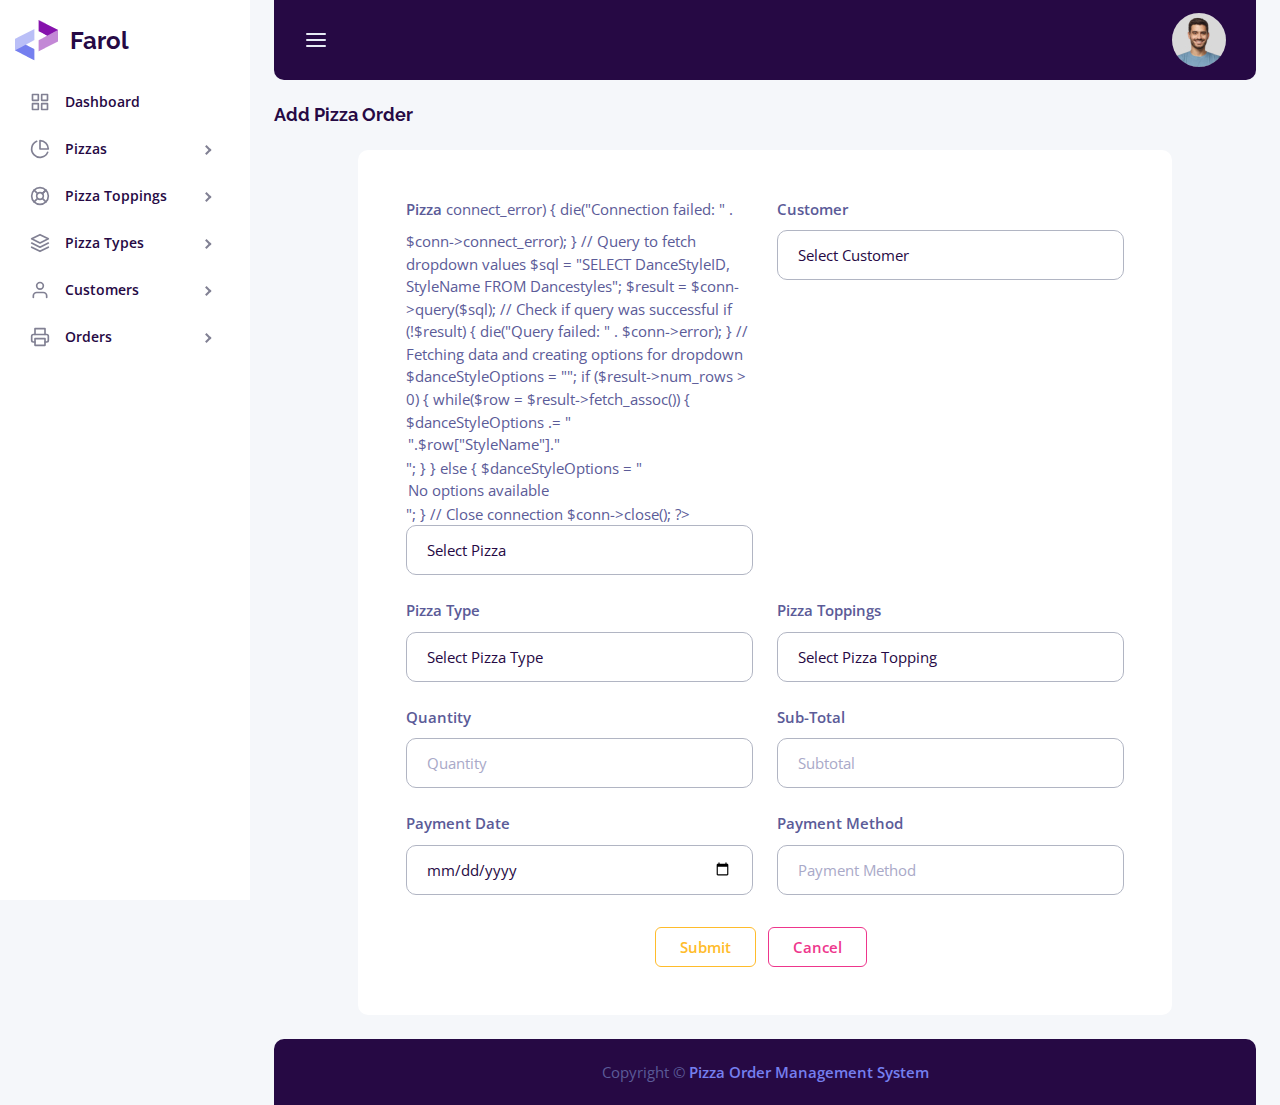
<file: orders_form.html>
<!DOCTYPE html>
<html lang="zxx">

<head>
  <meta charset="utf-8" />
  <meta name="viewport" content="width=device-width, initial-scale=1, shrink-to-fit=no" />

  <link rel="stylesheet" href="css/remixicon.css" />
  <link rel="stylesheet" href="css/flaticon.css" />
  <link rel="stylesheet" href="css/sidebar-menu.css" />
  <link rel="stylesheet" href="css/simplebar.css" />
  <link rel="stylesheet" href="css/apexcharts.css" />
  <link rel="stylesheet" href="css/prism.css" />
  <link rel="stylesheet" href="css/rangeslider.css" />
  <link rel="stylesheet" href="css/sweetalert.min.css" />
  <link rel="stylesheet" href="css/quill.snow.css" />
  <link rel="stylesheet" href="css/style.css" />

  <link rel="icon" type="image/png" href="images/favicon.png" />

  <title>Farol - Bootstrap 5 Admin Dashboard Template</title>
</head>

<body>
  <div class="preloader" id="preloader">
    <div class="preloader">
      <div class="waviy position-relative">
        <span class="d-inline-block">F</span>
        <span class="d-inline-block">A</span>
        <span class="d-inline-block">R</span>
        <span class="d-inline-block">O</span>
        <span class="d-inline-block">L</span>
      </div>
    </div>
  </div>

  <div class="sidebar-area" id="sidebar-area">
    <div class="logo position-relative">
      <a href="index.html" class="d-block text-decoration-none">
        <img src="images/logo-icon.png" alt="logo-icon" />
        <span class="logo-text fw-bold text-dark">Farol</span>
      </a>
      <button
        class="sidebar-burger-menu bg-transparent p-0 border-0 opacity-0 z-n1 position-absolute top-50 end-0 translate-middle-y"
        id="sidebar-burger-menu">
        <i data-feather="x"></i>
      </button>
    </div>
    <aside id="layout-menu" class="layout-menu menu-vertical menu active" data-simplebar="">
      <ul class="menu-inner">
        <li class="menu-item">
          <a href="chat.html" class="menu-link">
            <svg xmlns="http://www.w3.org/2000/svg" width="24" height="24" viewBox="0 0 24 24" fill="none"
              stroke="white" stroke-width="2" stroke-linecap="round" stroke-linejoin="round"
              class="feather feather-grid menu-icon tf-icons">
              <rect x="3" y="3" width="7" height="7"></rect>
              <rect x="14" y="3" width="7" height="7"></rect>
              <rect x="14" y="14" width="7" height="7"></rect>
              <rect x="3" y="14" width="7" height="7"></rect>
            </svg>
            <span class="title">Dashboard</span>
          </a>
        </li>
        <li class="menu-item">
          <a href="javascript:void(0);" class="menu-link menu-toggle active">
            <i data-feather="pie-chart" class="menu-icon tf-icons"></i>
            <span class="title">Pizzas</span>
          </a>
          <ul class="menu-sub">
            <li class="menu-item">
              <a href="pizza_list.php" class="menu-link"> Pizza List </a>
            </li>
            <li class="menu-item">
              <a href="pizza_form.html" class="menu-link"> Add New Pizza </a>
            </li>
          </ul>
        </li>
        <li class="menu-item">
          <a href="javascript:void(0);" class="menu-link menu-toggle active">
            <i data-feather="life-buoy" class="menu-icon tf-icons"></i>
            <span class="title">Pizza Toppings</span>
          </a>
          <ul class="menu-sub">
            <li class="menu-item">
              <a href="pizza_toppings_list.php" class="menu-link">
                Pizza Toppings List
              </a>
            </li>
            <li class="menu-item">
              <a href="pizza_toppings_form.html" class="menu-link">
                Add New Pizza Toppings
              </a>
            </li>
          </ul>
        </li>
        <li class="menu-item">
          <a href="javascript:void(0);" class="menu-link menu-toggle active">
            <i data-feather="layers" class="menu-icon tf-icons"></i>
            <span class="title">Pizza Types</span>
          </a>
          <ul class="menu-sub">
            <li class="menu-item">
              <a href="pizza_list.php" class="menu-link">
                Pizza Types List
              </a>
            </li>
            <li class="menu-item">
              <a href="pizza_types_form.html" class="menu-link">
                Add New Pizza Type
              </a>
            </li>
          </ul>
        </li>
        <li class="menu-item">
          <a href="javascript:void(0);" class="menu-link menu-toggle active">
            <svg xmlns="http://www.w3.org/2000/svg" width="24" height="24" viewBox="0 0 24 24" fill="none"
              stroke="white" stroke-width="2" stroke-linecap="round" stroke-linejoin="round"
              class="feather feather-user">
              <path d="M20 21v-2a4 4 0 0 0-4-4H8a4 4 0 0 0-4 4v2"></path>
              <circle cx="12" cy="7" r="4"></circle>
            </svg>
            <span class="title" style="padding-left: 15px">Customers</span>
          </a>
          <ul class="menu-sub">
            <li class="menu-item">
              <a href="customer_list.php" class="menu-link">
                Customer List
              </a>
            </li>
            <li class="menu-item">
              <a href="customers_form.html" class="menu-link">
                Add New Customer
              </a>
            </li>
          </ul>
        </li>
        <li class="menu-item">
          <a href="javascript:void(0);" class="menu-link menu-toggle active">
            <i data-feather="printer" class="menu-icon tf-icons"></i>
            <span class="title">Orders</span>
          </a>
          <ul class="menu-sub">
            <li class="menu-item">
              <a href="pizza_orders_list.php" class="menu-link"> Orders List </a>
            </li>
            <li class="menu-item">
              <a href="orders_form.php" class="menu-link">
                Add New Order
              </a>
            </li>
          </ul>
        </li>
      </ul>
    </aside>
  </div>

  <div class="container-fluid">
    <div class="main-content d-flex flex-column">
      <header class="header-area bg-dark mb-4 rounded-bottom-10" id="header-area">
        <div class="row align-items-center">
          <div class="col-lg-4 col-sm-6 col-md-4">
            <div class="left-header-content">
              <ul
                class="d-flex align-items-center ps-0 mb-0 list-unstyled justify-content-center justify-content-sm-start">
                <li>
                  <button class="header-burger-menu bg-transparent p-0 border-0 text-light" id="header-burger-menu">
                    <i data-feather="menu"></i>
                  </button>
                </li>
              </ul>
            </div>
          </div>
          <div class="col-lg-8 col-sm-6 col-md-8">
            <div class="right-header-content mt-2 mt-sm-0">
              <ul
                class="d-flex align-items-center justify-content-center justify-content-sm-end ps-0 mb-0 list-unstyled">
                <li class="header-right-item">
                  <div class="dropdown admin-profile">
                    <div class="d-xxl-flex align-items-center bg-transparent border-0 text-start p-0 cursor"
                      data-bs-toggle="dropdown">
                      <div class="flex-shrink-0">
                        <img class="rounded-circle wh-54" src="images/admin.jpg" alt="admin" />
                      </div>
                      <div class="flex-grow-1 ms-3">
                        <div class="d-flex align-items-center justify-content-between">
                          <div class="d-none d-xxl-block">
                            <!-- <span class="degeneration">Admin</span> -->
                            <div class="d-flex align-content-center text-light">
                              <h3 class="text-light">Adison Jeck</h3>
                              <div class="down">
                                <i class="text-light" data-feather="chevron-down"></i>
                              </div>
                            </div>
                          </div>
                        </div>
                      </div>
                    </div>
                    <ul class="dropdown-menu border-0 bg-white w-100 admin-link">
                      <li>
                        <a class="dropdown-item d-flex align-items-center text-body" href="profile.html">
                          <i data-feather="user"></i>
                          <span class="ms-2">Profile</span>
                        </a>
                      </li>
                      <li>
                        <a class="dropdown-item d-flex align-items-center text-body" href="account.html">
                          <i data-feather="settings"></i>
                          <span class="ms-2">Setting</span>
                        </a>
                      </li>
                      <li>
                        <a class="dropdown-item d-flex align-items-center text-body" href="logout.html">
                          <i data-feather="log-out"></i>
                          <span class="ms-2">Logout</span>
                        </a>
                      </li>
                    </ul>
                  </div>
                </li>
              </ul>
            </div>
          </div>
        </div>
      </header>

      <div class="d-sm-flex text-center justify-content-between align-items-center mb-4">
        <h3 class="mb-sm-0 mb-1 fs-18">Add Pizza Order</h3>
      </div>
      <div class="row justify-content-center">
        <div class="col-lg-10">
          <div class="card bg-white border-0 rounded-10 mb-4">
            <div class="card-body p-5">
              <div class="tab-content" id="myTabContent">
                <div class="tab-pane fade show active" id="preview-tab-pane" role="tabpanel"
                  aria-labelledby="preview-tab" tabindex="0">
                  <form method="post" action="add_order.php">
                    <div class="row">
                      <div class="col-lg-6">
                        <div class="form-group mb-4">
                          <label class="label">Pizza</label>
                          <?php
                            // Database connection
                            $servername = "localhost";
                            $username = "root";
                            $password = "";
                            $dbname = "dance_class_registration";

                            $conn = new mysqli($servername, $username, $password, $dbname);

                            // Check connection
                            if ($conn->connect_error) {
                                die("Connection failed: " . $conn->connect_error);
                            }

                            // Query to fetch dropdown values
                            $sql = "SELECT DanceStyleID, StyleName FROM Dancestyles";
                            $result = $conn->query($sql);

                            // Check if query was successful
                            if (!$result) {
                                die("Query failed: " . $conn->error);
                            }

                            // Fetching data and creating options for dropdown
                            $danceStyleOptions = "";
                            if ($result->num_rows > 0) {
                                while($row = $result->fetch_assoc()) {
                                    $danceStyleOptions .= "<option value='".$row["DanceStyleID"]."'>".$row["StyleName"]."</option>";
                                }
                            } else {
                                $danceStyleOptions = "<option value=''>No options available</option>";
                            }

                            // Close connection
                            $conn->close();
                          ?>
                          <div class="form-group position-relative">
                            <select id="pizza_id" name="pizza_id" class="form-control">
                              <option value="">Select Pizza</option>
                            </select>
                          </div>
                        </div>
                      </div>
                      <div class="col-lg-6">
                        <div class="form-group mb-4">
                          <label class="label">Customer</label>
                          <div class="form-group position-relative">
                            <select id="customer_id" name="customer_id" class="form-control">
                              <option value="">Select Customer</option>
                            </select>
                          </div>
                        </div>
                      </div>
                      <div class="col-lg-6">
                        <div class="form-group mb-4">
                          <label class="label">Pizza Type</label>
                          <div class="form-group position-relative">
                            <select id="pizza_type_id" name="pizza_type_id" class="form-control">
                              <option value="">Select Pizza Type</option>
                            </select>
                          </div>
                        </div>
                      </div>
                      <div class="col-lg-6">
                        <div class="form-group mb-4">
                          <label class="label">Pizza Toppings</label>
                          <div class="form-group position-relative">
                            <select id="topping_id" name="topping_id" class="form-control">
                              <option value="">Select Pizza Topping</option>
                            </select>
                          </div>
                        </div>
                      </div>
                      <div class="col-lg-6">
                        <div class="form-group mb-4">
                          <label class="label">Quantity</label>
                          <div class="form-group position-relative">
                            <input type="number" id="quantity" name="quantity" class="form-control"
                              placeholder="Quantity">
                          </div>
                        </div>
                      </div>
                      <div class="col-lg-6">
                        <div class="form-group mb-4">
                          <label class="label">Sub-Total</label>
                          <div class="form-group position-relative">
                            <input type="number" id="subtotal" name="subtotal" class="form-control"
                              placeholder="Subtotal">
                          </div>
                        </div>
                      </div>
                      <div class="col-lg-6">
                        <div class="form-group mb-4">
                          <label class="label">Payment Date</label>
                          <div class="form-group position-relative">
                            <input type="date" id="payment_date" name="payment_date" class="form-control"
                              placeholder="Payment Date">
                          </div>
                        </div>
                      </div>
                      <div class="col-lg-6">
                        <div class="form-group mb-4">
                          <label class="label">Payment Method</label>
                          <div class="form-group position-relative">
                            <input type="text" id="payment_method" name="payment_method" class="form-control"
                              placeholder="Payment Method">
                          </div>
                        </div>
                      </div>
                      <div class="col-lg-12 text-center">
                        <button type="submit"
                          class="btn btn-outline-warning fw-semibold py-2 px-4 mt-2 me-2 hover-white">
                          Submit
                        </button>
                        <button type="submit"
                          class="btn btn-outline-danger fw-semibold py-2 px-4 mt-2 me-2 hover-white">
                          Cancel
                        </button>
                      </div>
                    </div>
                  </form>
                </div>
              </div>
            </div>
          </div>
        </div>
      </div>

      <div class="flex-grow-1"></div>

      <footer class="footer-area bg-dark text-center rounded-top-10">
        <p class="fs-14">
          Copyright © <span class="text-primary">Pizza Order Management System</span>
        </p>
      </footer>
    </div>
  </div>

  <script data-cfasync="false" src="js/email-decode.min.js"></script>
  <script src="js/bootstrap.bundle.min.js"></script>
  <script src="js/sidebar-menu.js"></script>
  <script src="js/dragdrop.js"></script>
  <script src="js/rangeslider.min.js"></script>
  <script src="js/sweetalert.js"></script>
  <script src="js/quill.min.js"></script>
  <script src="js/data-table.js"></script>
  <script src="js/prism.js"></script>
  <script src="js/clipboard.min.js"></script>
  <script src="js/feather.min.js"></script>
  <script src="js/simplebar.min.js"></script>
  <script src="js/custom.js"></script>
</body>

</html>
</file>
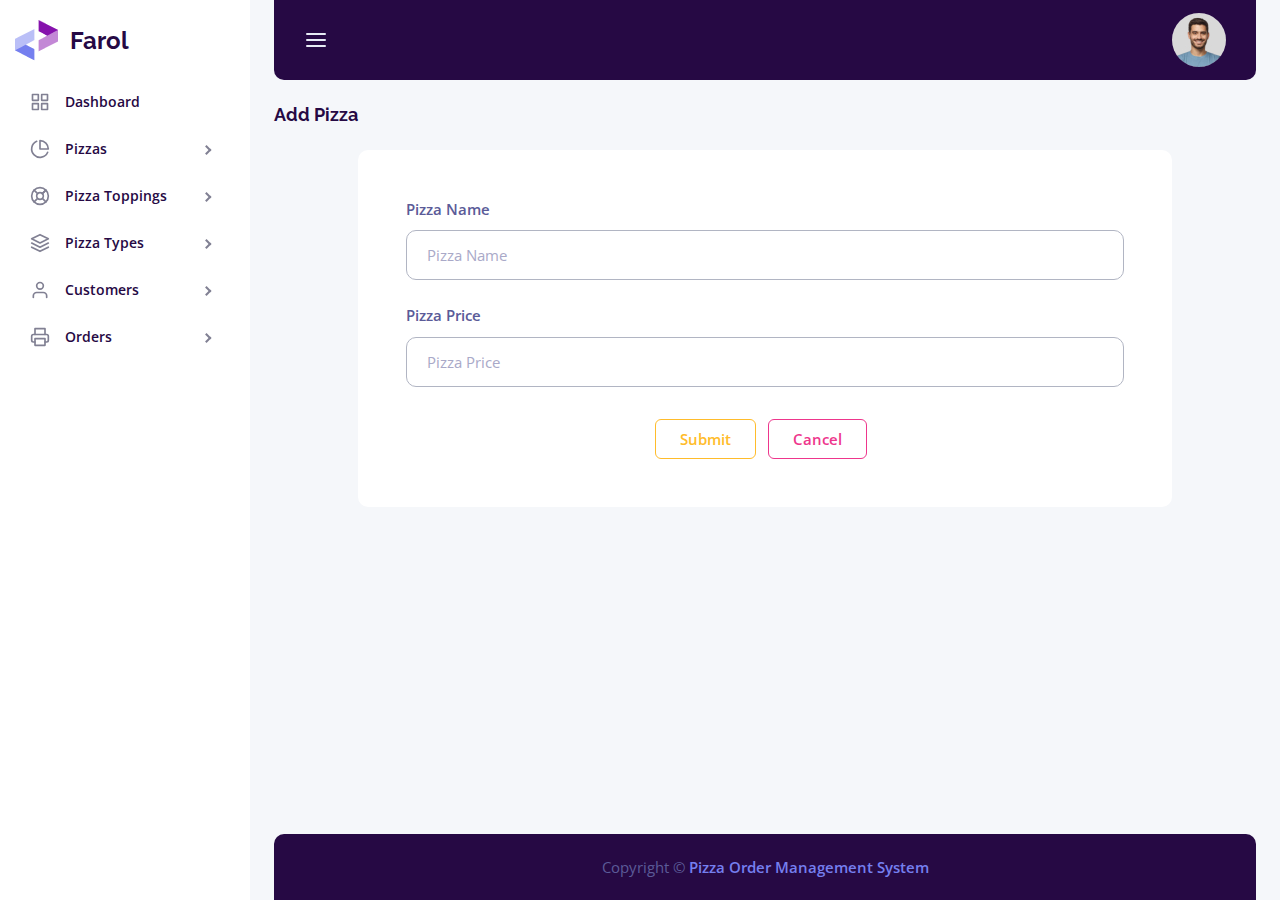
<file: pizza_form.html>
<!DOCTYPE html>
<html lang="zxx">

<head>
  <meta charset="utf-8" />
  <meta name="viewport" content="width=device-width, initial-scale=1, shrink-to-fit=no" />

  <link rel="stylesheet" href="css/remixicon.css" />
  <link rel="stylesheet" href="css/flaticon.css" />
  <link rel="stylesheet" href="css/sidebar-menu.css" />
  <link rel="stylesheet" href="css/simplebar.css" />
  <link rel="stylesheet" href="css/apexcharts.css" />
  <link rel="stylesheet" href="css/prism.css" />
  <link rel="stylesheet" href="css/rangeslider.css" />
  <link rel="stylesheet" href="css/sweetalert.min.css" />
  <link rel="stylesheet" href="css/quill.snow.css" />
  <link rel="stylesheet" href="css/style.css" />

  <link rel="icon" type="image/png" href="images/favicon.png" />

  <title>Farol - Bootstrap 5 Admin Dashboard Template</title>
</head>

<body>
  <div class="preloader" id="preloader">
    <div class="preloader">
      <div class="waviy position-relative">
        <span class="d-inline-block">F</span>
        <span class="d-inline-block">A</span>
        <span class="d-inline-block">R</span>
        <span class="d-inline-block">O</span>
        <span class="d-inline-block">L</span>
      </div>
    </div>
  </div>

  <div class="sidebar-area" id="sidebar-area">
    <div class="logo position-relative">
      <a href="index.html" class="d-block text-decoration-none">
        <img src="images/logo-icon.png" alt="logo-icon" />
        <span class="logo-text fw-bold text-dark">Farol</span>
      </a>
      <button
        class="sidebar-burger-menu bg-transparent p-0 border-0 opacity-0 z-n1 position-absolute top-50 end-0 translate-middle-y"
        id="sidebar-burger-menu">
        <i data-feather="x"></i>
      </button>
    </div>
    <aside id="layout-menu" class="layout-menu menu-vertical menu active" data-simplebar="">
      <ul class="menu-inner">
        <li class="menu-item">
          <a href="chat.html" class="menu-link">
            <svg xmlns="http://www.w3.org/2000/svg" width="24" height="24" viewBox="0 0 24 24" fill="none"
              stroke="white" stroke-width="2" stroke-linecap="round" stroke-linejoin="round"
              class="feather feather-grid menu-icon tf-icons">
              <rect x="3" y="3" width="7" height="7"></rect>
              <rect x="14" y="3" width="7" height="7"></rect>
              <rect x="14" y="14" width="7" height="7"></rect>
              <rect x="3" y="14" width="7" height="7"></rect>
            </svg>
            <span class="title">Dashboard</span>
          </a>
        </li>
        <li class="menu-item">
          <a href="javascript:void(0);" class="menu-link menu-toggle active">
            <i data-feather="pie-chart" class="menu-icon tf-icons"></i>
            <span class="title">Pizzas</span>
          </a>
          <ul class="menu-sub">
            <li class="menu-item">
              <a href="pizza_list.php" class="menu-link"> Pizza List </a>
            </li>
            <li class="menu-item">
              <a href="pizza_form.html" class="menu-link"> Add New Pizza </a>
            </li>
          </ul>
        </li>
        <li class="menu-item">
          <a href="javascript:void(0);" class="menu-link menu-toggle active">
            <i data-feather="life-buoy" class="menu-icon tf-icons"></i>
            <span class="title">Pizza Toppings</span>
          </a>
          <ul class="menu-sub">
            <li class="menu-item">
              <a href="pizza_toppings_list.php" class="menu-link">
                Pizza Toppings List
              </a>
            </li>
            <li class="menu-item">
              <a href="pizza_toppings_form.html" class="menu-link">
                Add New Pizza Toppings
              </a>
            </li>
          </ul>
        </li>
        <li class="menu-item">
          <a href="javascript:void(0);" class="menu-link menu-toggle active">
            <i data-feather="layers" class="menu-icon tf-icons"></i>
            <span class="title">Pizza Types</span>
          </a>
          <ul class="menu-sub">
            <li class="menu-item">
              <a href="pizza_list.php" class="menu-link">
                Pizza Types List
              </a>
            </li>
            <li class="menu-item">
              <a href="pizza_types_form.html" class="menu-link">
                Add New Pizza Type
              </a>
            </li>
          </ul>
        </li>
        <li class="menu-item">
          <a href="javascript:void(0);" class="menu-link menu-toggle active">
            <svg xmlns="http://www.w3.org/2000/svg" width="24" height="24" viewBox="0 0 24 24" fill="none"
              stroke="white" stroke-width="2" stroke-linecap="round" stroke-linejoin="round"
              class="feather feather-user">
              <path d="M20 21v-2a4 4 0 0 0-4-4H8a4 4 0 0 0-4 4v2"></path>
              <circle cx="12" cy="7" r="4"></circle>
            </svg>
            <span class="title" style="padding-left: 15px">Customers</span>
          </a>
          <ul class="menu-sub">
            <li class="menu-item">
              <a href="customer_list.php" class="menu-link">
                Customer List
              </a>
            </li>
            <li class="menu-item">
              <a href="customers_form.html" class="menu-link">
                Add New Customer
              </a>
            </li>
          </ul>
        </li>
        <li class="menu-item">
          <a href="javascript:void(0);" class="menu-link menu-toggle active">
            <i data-feather="printer" class="menu-icon tf-icons"></i>
            <span class="title">Orders</span>
          </a>
          <ul class="menu-sub">
            <li class="menu-item">
              <a href="pizza_orders_list.php" class="menu-link"> Orders List </a>
            </li>
            <li class="menu-item">
              <a href="orders_form.php" class="menu-link">
                Add New Order
              </a>
            </li>
          </ul>
        </li>
      </ul>
    </aside>
  </div>

  <div class="container-fluid">
    <div class="main-content d-flex flex-column">
      <header class="header-area bg-dark mb-4 rounded-bottom-10" id="header-area">
        <div class="row align-items-center">
          <div class="col-lg-4 col-sm-6 col-md-4">
            <div class="left-header-content">
              <ul
                class="d-flex align-items-center ps-0 mb-0 list-unstyled justify-content-center justify-content-sm-start">
                <li>
                  <button class="header-burger-menu bg-transparent p-0 border-0 text-light" id="header-burger-menu">
                    <i data-feather="menu"></i>
                  </button>
                </li>
              </ul>
            </div>
          </div>
          <div class="col-lg-8 col-sm-6 col-md-8">
            <div class="right-header-content mt-2 mt-sm-0">
              <ul
                class="d-flex align-items-center justify-content-center justify-content-sm-end ps-0 mb-0 list-unstyled">
                <li class="header-right-item">
                  <div class="dropdown admin-profile">
                    <div class="d-xxl-flex align-items-center bg-transparent border-0 text-start p-0 cursor"
                      data-bs-toggle="dropdown">
                      <div class="flex-shrink-0">
                        <img class="rounded-circle wh-54" src="images/admin.jpg" alt="admin" />
                      </div>
                      <div class="flex-grow-1 ms-3">
                        <div class="d-flex align-items-center justify-content-between">
                          <div class="d-none d-xxl-block">
                            <!-- <span class="degeneration">Admin</span> -->
                            <div class="d-flex align-content-center text-light">
                              <h3 class="text-light">Adison Jeck</h3>
                              <div class="down">
                                <i class="text-light" data-feather="chevron-down"></i>
                              </div>
                            </div>
                          </div>
                        </div>
                      </div>
                    </div>
                    <ul class="dropdown-menu border-0 bg-white w-100 admin-link">
                      <li>
                        <a class="dropdown-item d-flex align-items-center text-body" href="profile.html">
                          <i data-feather="user"></i>
                          <span class="ms-2">Profile</span>
                        </a>
                      </li>
                      <li>
                        <a class="dropdown-item d-flex align-items-center text-body" href="account.html">
                          <i data-feather="settings"></i>
                          <span class="ms-2">Setting</span>
                        </a>
                      </li>
                      <li>
                        <a class="dropdown-item d-flex align-items-center text-body" href="logout.html">
                          <i data-feather="log-out"></i>
                          <span class="ms-2">Logout</span>
                        </a>
                      </li>
                    </ul>
                  </div>
                </li>
              </ul>
            </div>
          </div>
        </div>
      </header>

      <div class="d-sm-flex text-center justify-content-between align-items-center mb-4">
        <h3 class="mb-sm-0 mb-1 fs-18">Add Pizza</h3>
      </div>
      <div class="row justify-content-center">
        <div class="col-lg-10">
          <div class="card bg-white border-0 rounded-10 mb-4">
            <div class="card-body p-5">
              <div class="tab-content" id="myTabContent">
                <div class="tab-pane fade show active" id="preview-tab-pane" role="tabpanel"
                  aria-labelledby="preview-tab" tabindex="0">
                  <form method="post" action="add_pizza.php" autocomplete="off">
                    <div class="row">
                      <div class="col-lg-12">
                        <div class="form-group mb-4">
                          <label class="label">Pizza Name</label>
                          <div class="form-group position-relative">
                            <input type="text" id="pizza_name" name="pizza_name" class="form-control" placeholder="Pizza Name">
                          </div>
                        </div>
                      </div>
                      <div class="col-lg-12">
                        <div class="form-group mb-4">
                          <label class="label">Pizza Price</label>
                          <div class="form-group position-relative">
                            <input type="number" id="price" name="price" class="form-control" placeholder="Pizza Price">
                          </div>
                        </div>
                      </div>
                      <div class="col-lg-12 text-center">
                        <button type="submit"
                          class="btn btn-outline-warning fw-semibold py-2 px-4 mt-2 me-2 hover-white">
                          Submit
                        </button>
                        <button type="submit"
                          class="btn btn-outline-danger fw-semibold py-2 px-4 mt-2 me-2 hover-white">
                          Cancel
                        </button>
                      </div>
                    </div>
                  </form>
                </div>
              </div>
            </div>
          </div>
        </div>
      </div>

      <div class="flex-grow-1"></div>

      <footer class="footer-area bg-dark text-center rounded-top-10">
        <p class="fs-14">
          Copyright © <span class="text-primary">Pizza Order Management System</span>
        </p>
      </footer>
    </div>
  </div>

  <script data-cfasync="false" src="js/email-decode.min.js"></script>
  <script src="js/bootstrap.bundle.min.js"></script>
  <script src="js/sidebar-menu.js"></script>
  <script src="js/dragdrop.js"></script>
  <script src="js/rangeslider.min.js"></script>
  <script src="js/sweetalert.js"></script>
  <script src="js/quill.min.js"></script>
  <script src="js/data-table.js"></script>
  <script src="js/prism.js"></script>
  <script src="js/clipboard.min.js"></script>
  <script src="js/feather.min.js"></script>
  <script src="js/simplebar.min.js"></script>
  <script src="js/custom.js"></script>
</body>

</html>
</file>
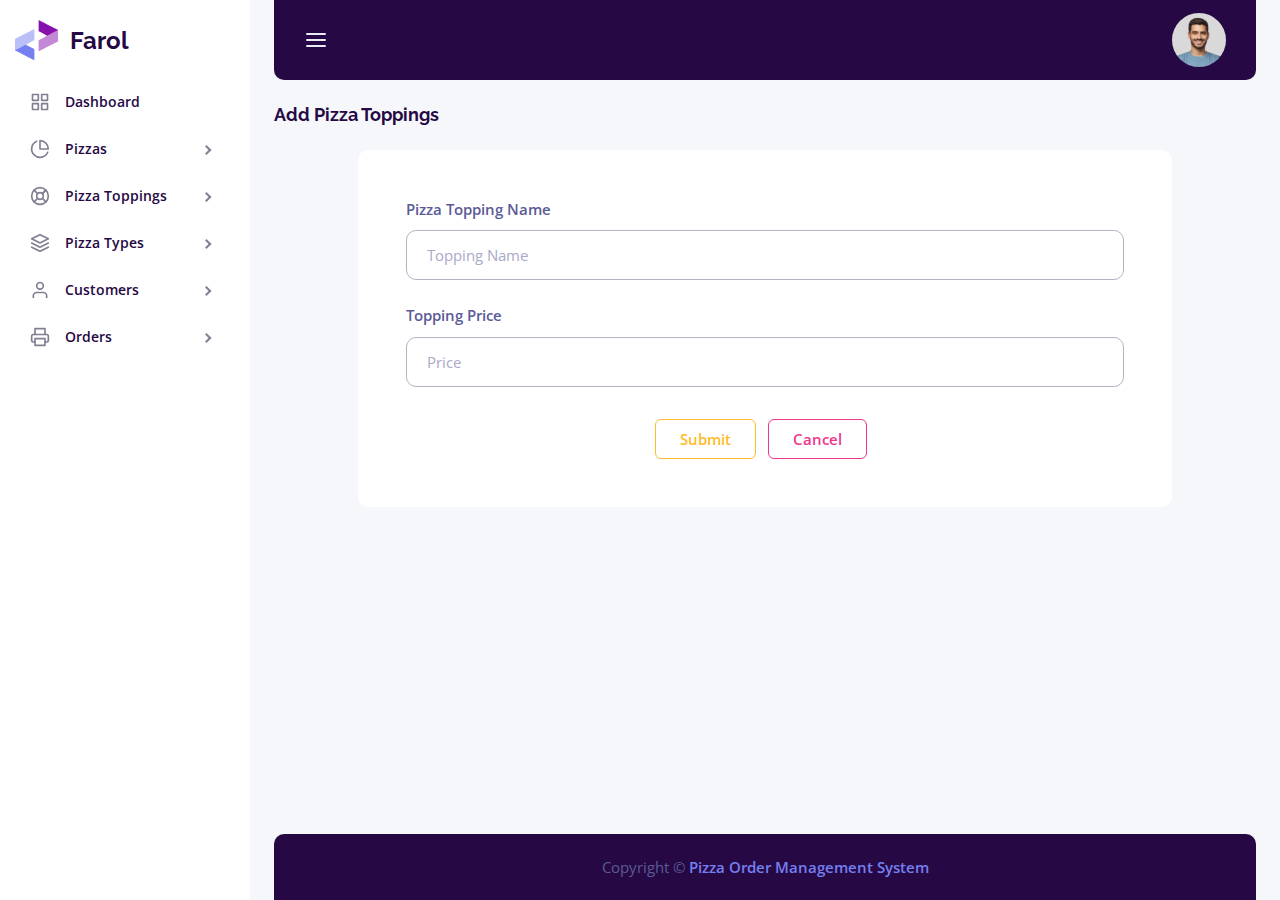
<file: pizza_toppings_form.html>
<!DOCTYPE html>
<html lang="zxx">

<head>
  <meta charset="utf-8" />
  <meta name="viewport" content="width=device-width, initial-scale=1, shrink-to-fit=no" />

  <link rel="stylesheet" href="css/remixicon.css" />
  <link rel="stylesheet" href="css/flaticon.css" />
  <link rel="stylesheet" href="css/sidebar-menu.css" />
  <link rel="stylesheet" href="css/simplebar.css" />
  <link rel="stylesheet" href="css/apexcharts.css" />
  <link rel="stylesheet" href="css/prism.css" />
  <link rel="stylesheet" href="css/rangeslider.css" />
  <link rel="stylesheet" href="css/sweetalert.min.css" />
  <link rel="stylesheet" href="css/quill.snow.css" />
  <link rel="stylesheet" href="css/style.css" />

  <link rel="icon" type="image/png" href="images/favicon.png" />

  <title>Farol - Bootstrap 5 Admin Dashboard Template</title>
</head>

<body>
  <div class="preloader" id="preloader">
    <div class="preloader">
      <div class="waviy position-relative">
        <span class="d-inline-block">F</span>
        <span class="d-inline-block">A</span>
        <span class="d-inline-block">R</span>
        <span class="d-inline-block">O</span>
        <span class="d-inline-block">L</span>
      </div>
    </div>
  </div>

  <div class="sidebar-area" id="sidebar-area">
    <div class="logo position-relative">
      <a href="index.html" class="d-block text-decoration-none">
        <img src="images/logo-icon.png" alt="logo-icon" />
        <span class="logo-text fw-bold text-dark">Farol</span>
      </a>
      <button
        class="sidebar-burger-menu bg-transparent p-0 border-0 opacity-0 z-n1 position-absolute top-50 end-0 translate-middle-y"
        id="sidebar-burger-menu">
        <i data-feather="x"></i>
      </button>
    </div>
    <aside id="layout-menu" class="layout-menu menu-vertical menu active" data-simplebar="">
      <ul class="menu-inner">
        <li class="menu-item">
          <a href="chat.html" class="menu-link">
            <svg xmlns="http://www.w3.org/2000/svg" width="24" height="24" viewBox="0 0 24 24" fill="none"
              stroke="white" stroke-width="2" stroke-linecap="round" stroke-linejoin="round"
              class="feather feather-grid menu-icon tf-icons">
              <rect x="3" y="3" width="7" height="7"></rect>
              <rect x="14" y="3" width="7" height="7"></rect>
              <rect x="14" y="14" width="7" height="7"></rect>
              <rect x="3" y="14" width="7" height="7"></rect>
            </svg>
            <span class="title">Dashboard</span>
          </a>
        </li>
        <li class="menu-item">
          <a href="javascript:void(0);" class="menu-link menu-toggle active">
            <i data-feather="pie-chart" class="menu-icon tf-icons"></i>
            <span class="title">Pizzas</span>
          </a>
          <ul class="menu-sub">
            <li class="menu-item">
              <a href="pizza_list.php" class="menu-link"> Pizza List </a>
            </li>
            <li class="menu-item">
              <a href="pizza_form.html" class="menu-link"> Add New Pizza </a>
            </li>
          </ul>
        </li>
        <li class="menu-item">
          <a href="javascript:void(0);" class="menu-link menu-toggle active">
            <i data-feather="life-buoy" class="menu-icon tf-icons"></i>
            <span class="title">Pizza Toppings</span>
          </a>
          <ul class="menu-sub">
            <li class="menu-item">
              <a href="pizza_toppings_list.php" class="menu-link">
                Pizza Toppings List
              </a>
            </li>
            <li class="menu-item">
              <a href="pizza_toppings_form.html" class="menu-link">
                Add New Pizza Toppings
              </a>
            </li>
          </ul>
        </li>
        <li class="menu-item">
          <a href="javascript:void(0);" class="menu-link menu-toggle active">
            <i data-feather="layers" class="menu-icon tf-icons"></i>
            <span class="title">Pizza Types</span>
          </a>
          <ul class="menu-sub">
            <li class="menu-item">
              <a href="pizza_list.php" class="menu-link">
                Pizza Types List
              </a>
            </li>
            <li class="menu-item">
              <a href="pizza_types_form.html" class="menu-link">
                Add New Pizza Type
              </a>
            </li>
          </ul>
        </li>
        <li class="menu-item">
          <a href="javascript:void(0);" class="menu-link menu-toggle active">
            <svg xmlns="http://www.w3.org/2000/svg" width="24" height="24" viewBox="0 0 24 24" fill="none"
              stroke="white" stroke-width="2" stroke-linecap="round" stroke-linejoin="round"
              class="feather feather-user">
              <path d="M20 21v-2a4 4 0 0 0-4-4H8a4 4 0 0 0-4 4v2"></path>
              <circle cx="12" cy="7" r="4"></circle>
            </svg>
            <span class="title" style="padding-left: 15px">Customers</span>
          </a>
          <ul class="menu-sub">
            <li class="menu-item">
              <a href="customer_list.php" class="menu-link">
                Customer List
              </a>
            </li>
            <li class="menu-item">
              <a href="customers_form.html" class="menu-link">
                Add New Customer
              </a>
            </li>
          </ul>
        </li>
        <li class="menu-item">
          <a href="javascript:void(0);" class="menu-link menu-toggle active">
            <i data-feather="printer" class="menu-icon tf-icons"></i>
            <span class="title">Orders</span>
          </a>
          <ul class="menu-sub">
            <li class="menu-item">
              <a href="pizza_orders_list.php" class="menu-link"> Orders List </a>
            </li>
            <li class="menu-item">
              <a href="orders_form.php" class="menu-link">
                Add New Order
              </a>
            </li>
          </ul>
        </li>
      </ul>
    </aside>
  </div>

  <div class="container-fluid">
    <div class="main-content d-flex flex-column">
      <header class="header-area bg-dark mb-4 rounded-bottom-10" id="header-area">
        <div class="row align-items-center">
          <div class="col-lg-4 col-sm-6 col-md-4">
            <div class="left-header-content">
              <ul
                class="d-flex align-items-center ps-0 mb-0 list-unstyled justify-content-center justify-content-sm-start">
                <li>
                  <button class="header-burger-menu bg-transparent p-0 border-0 text-light" id="header-burger-menu">
                    <i data-feather="menu"></i>
                  </button>
                </li>
              </ul>
            </div>
          </div>
          <div class="col-lg-8 col-sm-6 col-md-8">
            <div class="right-header-content mt-2 mt-sm-0">
              <ul
                class="d-flex align-items-center justify-content-center justify-content-sm-end ps-0 mb-0 list-unstyled">
                <li class="header-right-item">
                  <div class="dropdown admin-profile">
                    <div class="d-xxl-flex align-items-center bg-transparent border-0 text-start p-0 cursor"
                      data-bs-toggle="dropdown">
                      <div class="flex-shrink-0">
                        <img class="rounded-circle wh-54" src="images/admin.jpg" alt="admin" />
                      </div>
                      <div class="flex-grow-1 ms-3">
                        <div class="d-flex align-items-center justify-content-between">
                          <div class="d-none d-xxl-block">
                            <!-- <span class="degeneration">Admin</span> -->
                            <div class="d-flex align-content-center text-light">
                              <h3 class="text-light">Adison Jeck</h3>
                              <div class="down">
                                <i class="text-light" data-feather="chevron-down"></i>
                              </div>
                            </div>
                          </div>
                        </div>
                      </div>
                    </div>
                    <ul class="dropdown-menu border-0 bg-white w-100 admin-link">
                      <li>
                        <a class="dropdown-item d-flex align-items-center text-body" href="profile.html">
                          <i data-feather="user"></i>
                          <span class="ms-2">Profile</span>
                        </a>
                      </li>
                      <li>
                        <a class="dropdown-item d-flex align-items-center text-body" href="account.html">
                          <i data-feather="settings"></i>
                          <span class="ms-2">Setting</span>
                        </a>
                      </li>
                      <li>
                        <a class="dropdown-item d-flex align-items-center text-body" href="logout.html">
                          <i data-feather="log-out"></i>
                          <span class="ms-2">Logout</span>
                        </a>
                      </li>
                    </ul>
                  </div>
                </li>
              </ul>
            </div>
          </div>
        </div>
      </header>

      <div class="d-sm-flex text-center justify-content-between align-items-center mb-4">
        <h3 class="mb-sm-0 mb-1 fs-18">Add Pizza Toppings</h3>
      </div>
      <div class="row justify-content-center">
        <div class="col-lg-10">
          <div class="card bg-white border-0 rounded-10 mb-4">
            <div class="card-body p-5">
              <div class="tab-content" id="myTabContent">
                <div class="tab-pane fade show active" id="preview-tab-pane" role="tabpanel"
                  aria-labelledby="preview-tab" tabindex="0">
                  <form method="post" action="add_pizza_toppings.php">
                    <div class="row">
                      <div class="col-lg-12">
                        <div class="form-group mb-4">
                          <label class="label">Pizza Topping Name</label>
                          <div class="form-group position-relative">
                            <input type="text" id="topping_name" name="topping_name" class="form-control" placeholder="Topping Name">
                          </div>
                        </div>
                      </div>
                      <div class="col-lg-12">
                        <div class="form-group mb-4">
                          <label class="label">Topping Price</label>
                          <div class="form-group position-relative">
                            <input type="number" id="price" name="price" class="form-control" placeholder="Price">
                          </div>
                        </div>
                      </div>
                      <div class="col-lg-12 text-center">
                        <button type="submit"
                          class="btn btn-outline-warning fw-semibold py-2 px-4 mt-2 me-2 hover-white">
                          Submit
                        </button>
                        <button type="submit"
                          class="btn btn-outline-danger fw-semibold py-2 px-4 mt-2 me-2 hover-white">
                          Cancel
                        </button>
                      </div>
                    </div>
                  </form>
                </div>
              </div>
            </div>
          </div>
        </div>
      </div>

      <div class="flex-grow-1"></div>

      <footer class="footer-area bg-dark text-center rounded-top-10">
        <p class="fs-14">
          Copyright © <span class="text-primary">Pizza Order Management System</span>
        </p>
      </footer>
    </div>
  </div>

  <script data-cfasync="false" src="js/email-decode.min.js"></script>
  <script src="js/bootstrap.bundle.min.js"></script>
  <script src="js/sidebar-menu.js"></script>
  <script src="js/dragdrop.js"></script>
  <script src="js/rangeslider.min.js"></script>
  <script src="js/sweetalert.js"></script>
  <script src="js/quill.min.js"></script>
  <script src="js/data-table.js"></script>
  <script src="js/prism.js"></script>
  <script src="js/clipboard.min.js"></script>
  <script src="js/feather.min.js"></script>
  <script src="js/simplebar.min.js"></script>
  <script src="js/custom.js"></script>
</body>

</html>
</file>
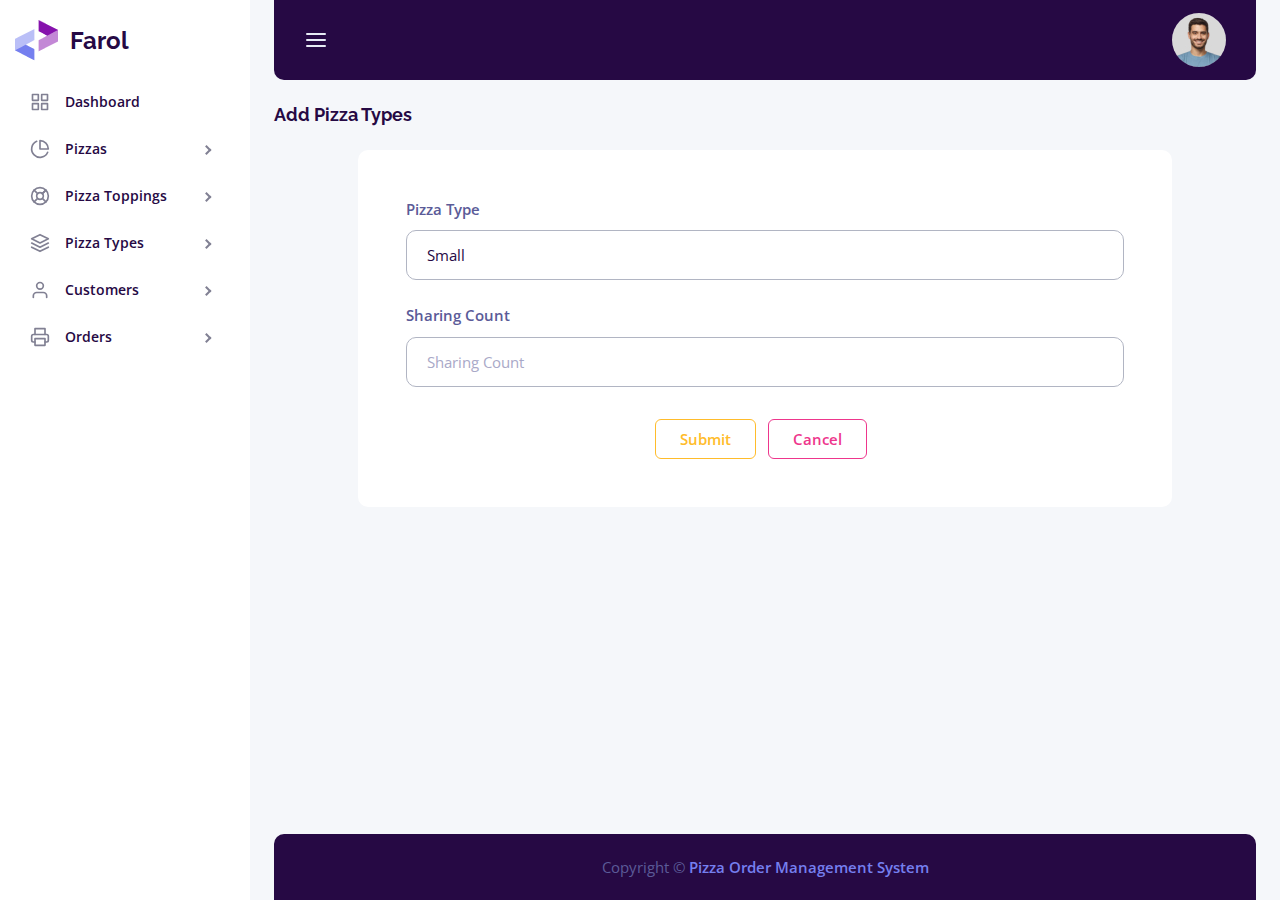
<file: pizza_types_form.html>
<!DOCTYPE html>
<html lang="zxx">

<head>
  <meta charset="utf-8" />
  <meta name="viewport" content="width=device-width, initial-scale=1, shrink-to-fit=no" />

  <link rel="stylesheet" href="css/remixicon.css" />
  <link rel="stylesheet" href="css/flaticon.css" />
  <link rel="stylesheet" href="css/sidebar-menu.css" />
  <link rel="stylesheet" href="css/simplebar.css" />
  <link rel="stylesheet" href="css/apexcharts.css" />
  <link rel="stylesheet" href="css/prism.css" />
  <link rel="stylesheet" href="css/rangeslider.css" />
  <link rel="stylesheet" href="css/sweetalert.min.css" />
  <link rel="stylesheet" href="css/quill.snow.css" />
  <link rel="stylesheet" href="css/style.css" />

  <link rel="icon" type="image/png" href="images/favicon.png" />

  <title>Farol - Bootstrap 5 Admin Dashboard Template</title>
</head>

<body>
  <div class="preloader" id="preloader">
    <div class="preloader">
      <div class="waviy position-relative">
        <span class="d-inline-block">F</span>
        <span class="d-inline-block">A</span>
        <span class="d-inline-block">R</span>
        <span class="d-inline-block">O</span>
        <span class="d-inline-block">L</span>
      </div>
    </div>
  </div>

  <div class="sidebar-area" id="sidebar-area">
    <div class="logo position-relative">
      <a href="index.html" class="d-block text-decoration-none">
        <img src="images/logo-icon.png" alt="logo-icon" />
        <span class="logo-text fw-bold text-dark">Farol</span>
      </a>
      <button
        class="sidebar-burger-menu bg-transparent p-0 border-0 opacity-0 z-n1 position-absolute top-50 end-0 translate-middle-y"
        id="sidebar-burger-menu">
        <i data-feather="x"></i>
      </button>
    </div>
    <aside id="layout-menu" class="layout-menu menu-vertical menu active" data-simplebar="">
      <ul class="menu-inner">
        <li class="menu-item">
          <a href="chat.html" class="menu-link">
            <svg xmlns="http://www.w3.org/2000/svg" width="24" height="24" viewBox="0 0 24 24" fill="none"
              stroke="white" stroke-width="2" stroke-linecap="round" stroke-linejoin="round"
              class="feather feather-grid menu-icon tf-icons">
              <rect x="3" y="3" width="7" height="7"></rect>
              <rect x="14" y="3" width="7" height="7"></rect>
              <rect x="14" y="14" width="7" height="7"></rect>
              <rect x="3" y="14" width="7" height="7"></rect>
            </svg>
            <span class="title">Dashboard</span>
          </a>
        </li>
        <li class="menu-item">
          <a href="javascript:void(0);" class="menu-link menu-toggle active">
            <i data-feather="pie-chart" class="menu-icon tf-icons"></i>
            <span class="title">Pizzas</span>
          </a>
          <ul class="menu-sub">
            <li class="menu-item">
              <a href="pizza_list.php" class="menu-link"> Pizza List </a>
            </li>
            <li class="menu-item">
              <a href="pizza_form.html" class="menu-link"> Add New Pizza </a>
            </li>
          </ul>
        </li>
        <li class="menu-item">
          <a href="javascript:void(0);" class="menu-link menu-toggle active">
            <i data-feather="life-buoy" class="menu-icon tf-icons"></i>
            <span class="title">Pizza Toppings</span>
          </a>
          <ul class="menu-sub">
            <li class="menu-item">
              <a href="pizza_toppings_list.php" class="menu-link">
                Pizza Toppings List
              </a>
            </li>
            <li class="menu-item">
              <a href="pizza_toppings_form.html" class="menu-link">
                Add New Pizza Toppings
              </a>
            </li>
          </ul>
        </li>
        <li class="menu-item">
          <a href="javascript:void(0);" class="menu-link menu-toggle active">
            <i data-feather="layers" class="menu-icon tf-icons"></i>
            <span class="title">Pizza Types</span>
          </a>
          <ul class="menu-sub">
            <li class="menu-item">
              <a href="pizza_list.php" class="menu-link">
                Pizza Types List
              </a>
            </li>
            <li class="menu-item">
              <a href="pizza_types_form.html" class="menu-link">
                Add New Pizza Type
              </a>
            </li>
          </ul>
        </li>
        <li class="menu-item">
          <a href="javascript:void(0);" class="menu-link menu-toggle active">
            <svg xmlns="http://www.w3.org/2000/svg" width="24" height="24" viewBox="0 0 24 24" fill="none"
              stroke="white" stroke-width="2" stroke-linecap="round" stroke-linejoin="round"
              class="feather feather-user">
              <path d="M20 21v-2a4 4 0 0 0-4-4H8a4 4 0 0 0-4 4v2"></path>
              <circle cx="12" cy="7" r="4"></circle>
            </svg>
            <span class="title" style="padding-left: 15px">Customers</span>
          </a>
          <ul class="menu-sub">
            <li class="menu-item">
              <a href="customer_list.php" class="menu-link">
                Customer List
              </a>
            </li>
            <li class="menu-item">
              <a href="customers_form.html" class="menu-link">
                Add New Customer
              </a>
            </li>
          </ul>
        </li>
        <li class="menu-item">
          <a href="javascript:void(0);" class="menu-link menu-toggle active">
            <i data-feather="printer" class="menu-icon tf-icons"></i>
            <span class="title">Orders</span>
          </a>
          <ul class="menu-sub">
            <li class="menu-item">
              <a href="pizza_orders_list.php" class="menu-link"> Orders List </a>
            </li>
            <li class="menu-item">
              <a href="orders_form.php" class="menu-link">
                Add New Order
              </a>
            </li>
          </ul>
        </li>
      </ul>
    </aside>
  </div>

  <div class="container-fluid">
    <div class="main-content d-flex flex-column">
      <header class="header-area bg-dark mb-4 rounded-bottom-10" id="header-area">
        <div class="row align-items-center">
          <div class="col-lg-4 col-sm-6 col-md-4">
            <div class="left-header-content">
              <ul
                class="d-flex align-items-center ps-0 mb-0 list-unstyled justify-content-center justify-content-sm-start">
                <li>
                  <button class="header-burger-menu bg-transparent p-0 border-0 text-light" id="header-burger-menu">
                    <i data-feather="menu"></i>
                  </button>
                </li>
              </ul>
            </div>
          </div>
          <div class="col-lg-8 col-sm-6 col-md-8">
            <div class="right-header-content mt-2 mt-sm-0">
              <ul
                class="d-flex align-items-center justify-content-center justify-content-sm-end ps-0 mb-0 list-unstyled">
                <li class="header-right-item">
                  <div class="dropdown admin-profile">
                    <div class="d-xxl-flex align-items-center bg-transparent border-0 text-start p-0 cursor"
                      data-bs-toggle="dropdown">
                      <div class="flex-shrink-0">
                        <img class="rounded-circle wh-54" src="images/admin.jpg" alt="admin" />
                      </div>
                      <div class="flex-grow-1 ms-3">
                        <div class="d-flex align-items-center justify-content-between">
                          <div class="d-none d-xxl-block">
                            <!-- <span class="degeneration">Admin</span> -->
                            <div class="d-flex align-content-center text-light">
                              <h3 class="text-light">Adison Jeck</h3>
                              <div class="down">
                                <i class="text-light" data-feather="chevron-down"></i>
                              </div>
                            </div>
                          </div>
                        </div>
                      </div>
                    </div>
                    <ul class="dropdown-menu border-0 bg-white w-100 admin-link">
                      <li>
                        <a class="dropdown-item d-flex align-items-center text-body" href="profile.html">
                          <i data-feather="user"></i>
                          <span class="ms-2">Profile</span>
                        </a>
                      </li>
                      <li>
                        <a class="dropdown-item d-flex align-items-center text-body" href="account.html">
                          <i data-feather="settings"></i>
                          <span class="ms-2">Setting</span>
                        </a>
                      </li>
                      <li>
                        <a class="dropdown-item d-flex align-items-center text-body" href="logout.html">
                          <i data-feather="log-out"></i>
                          <span class="ms-2">Logout</span>
                        </a>
                      </li>
                    </ul>
                  </div>
                </li>
              </ul>
            </div>
          </div>
        </div>
      </header>

      <div class="d-sm-flex text-center justify-content-between align-items-center mb-4">
        <h3 class="mb-sm-0 mb-1 fs-18">Add Pizza Types</h3>
      </div>
      <div class="row justify-content-center">
        <div class="col-lg-10">
          <div class="card bg-white border-0 rounded-10 mb-4">
            <div class="card-body p-5">
              <div class="tab-content" id="myTabContent">
                <div class="tab-pane fade show active" id="preview-tab-pane" role="tabpanel"
                  aria-labelledby="preview-tab" tabindex="0">
                  <form action="add_pizza_types.php" method="post">
                    <div class="row">
                      <div class="col-lg-12">
                        <div class="form-group mb-4">
                          <label class="label">Pizza Type</label>
                          <div class="form-group position-relative">
                            <select id="type_name" name="type_name" class="form-control">
                              <option value="Small">Small</option>
                              <option value="Medium">Medium</option>
                              <option value="Large">Large</option>
                            </select>
                          </div>
                        </div>
                      </div>
                      <div class="col-lg-12">
                        <div class="form-group mb-4">
                          <label class="label">Sharing Count</label>
                          <div class="form-group position-relative">
                            <input type="number" id="sharing_count" name="sharing_count" class="form-control"
                              placeholder="Sharing Count">
                          </div>
                        </div>
                      </div>
                      <div class="col-lg-12 text-center">
                        <button type="submit"
                          class="btn btn-outline-warning fw-semibold py-2 px-4 mt-2 me-2 hover-white">
                          Submit
                        </button>
                        <button type="submit"
                          class="btn btn-outline-danger fw-semibold py-2 px-4 mt-2 me-2 hover-white">
                          Cancel
                        </button>
                      </div>
                    </div>
                  </form>
                </div>
              </div>
            </div>
          </div>
        </div>
      </div>

      <div class="flex-grow-1"></div>

      <footer class="footer-area bg-dark text-center rounded-top-10">
        <p class="fs-14">
          Copyright © <span class="text-primary">Pizza Order Management System</span>
        </p>
      </footer>
    </div>
  </div>

  <script data-cfasync="false" src="js/email-decode.min.js"></script>
  <script src="js/bootstrap.bundle.min.js"></script>
  <script src="js/sidebar-menu.js"></script>
  <script src="js/dragdrop.js"></script>
  <script src="js/rangeslider.min.js"></script>
  <script src="js/sweetalert.js"></script>
  <script src="js/quill.min.js"></script>
  <script src="js/data-table.js"></script>
  <script src="js/prism.js"></script>
  <script src="js/clipboard.min.js"></script>
  <script src="js/feather.min.js"></script>
  <script src="js/simplebar.min.js"></script>
  <script src="js/custom.js"></script>
</body>

</html>
</file>
<file: css/flaticon.css>
@font-face {
    font-family: "flaticon_mycollection";
    src: url("../fonts/flaticon_mycollection.ttf") format("truetype"),
url("../fonts/flaticon_mycollection.woff") format("woff"),
url("../fonts/flaticon_mycollection.woff2") format("woff2"),
url("../fonts/flaticon_mycollection.eot#iefix") format("embedded-opentype"),
url("../images/flaticon_mycollection.svg#flaticon_mycollection") format("svg");
}

i[class^="flaticon-"]:before, i[class*=" flaticon-"]:before {
    font-family: flaticon_mycollection !important;
    font-style: normal;
    font-weight: normal !important;
    font-variant: normal;
    text-transform: none;
    line-height: 1;
    -webkit-font-smoothing: antialiased;
    -moz-osx-font-smoothing: grayscale;
}

.flaticon-chevron:before {
    content: "\f101";
}
.flaticon-chevron-1:before {
    content: "\f102";
}
.flaticon-right-arrow:before {
    content: "\f103";
}
.flaticon-left-arrow:before {
    content: "\f104";
}
.flaticon-chevron-2:before {
    content: "\f105";
}
.flaticon-chevron-3:before {
    content: "\f106";
}
.flaticon-right-arrow-1:before {
    content: "\f107";
}
.flaticon-left-arrow-1:before {
    content: "\f108";
}
.flaticon-telegram:before {
    content: "\f109";
}
.flaticon-like:before {
    content: "\f10a";
}
.flaticon-like-1:before {
    content: "\f10b";
}
.flaticon-dislike:before {
    content: "\f10c";
}
.flaticon-dislike-1:before {
    content: "\f10d";
}
.flaticon-eye:before {
    content: "\f10e";
}
.flaticon-view:before {
    content: "\f10f";
}
.flaticon-eye-1:before {
    content: "\f110";
}
.flaticon-visibility-off:before {
    content: "\f111";
}
.flaticon-price-tag:before {
    content: "\f112";
}
.flaticon-price-tag-1:before {
    content: "\f113";
}
.flaticon-heart:before {
    content: "\f114";
}
.flaticon-heart-1:before {
    content: "\f115";
}
.flaticon-star:before {
    content: "\f116";
}
.flaticon-star-1:before {
    content: "\f117";
}
.flaticon-star-2:before {
    content: "\f118";
}
.flaticon-shopping-cart:before {
    content: "\f119";
}
.flaticon-shopping-cart-1:before {
    content: "\f11a";
}
.flaticon-bag:before {
    content: "\f11b";
}
.flaticon-shopping-cart-2:before {
    content: "\f11c";
}
.flaticon-user:before {
    content: "\f11d";
}
.flaticon-user-1:before {
    content: "\f11e";
}
.flaticon-lock:before {
    content: "\f11f";
}
.flaticon-unlock:before {
    content: "\f120";
}
.flaticon-play-button-arrowhead:before {
    content: "\f121";
}
.flaticon-play:before {
    content: "\f122";
}
.flaticon-search-interface-symbol:before {
    content: "\f123";
}
.flaticon-search:before {
    content: "\f124";
}
.flaticon-plus:before {
    content: "\f125";
}
.flaticon-minus:before {
    content: "\f126";
}
.flaticon-close:before {
    content: "\f127";
}
.flaticon-menu:before {
    content: "\f128";
}
.flaticon-menu-1:before {
    content: "\f129";
}
.flaticon-menu-2:before {
    content: "\f12a";
}
.flaticon-bookmark:before {
    content: "\f12b";
}
.flaticon-bookmark-1:before {
    content: "\f12c";
}
.flaticon-folder:before {
    content: "\f12d";
}
.flaticon-folder-1:before {
    content: "\f12e";
}
.flaticon-diamond:before {
    content: "\f12f";
}
.flaticon-diamond-1:before {
    content: "\f130";
}
.flaticon-check:before {
    content: "\f131";
}
.flaticon-check-mark:before {
    content: "\f132";
}
.flaticon-draw-check-mark:before {
    content: "\f133";
}
.flaticon-check-mark-1:before {
    content: "\f134";
}
.flaticon-customer-service:before {
    content: "\f135";
}
.flaticon-technical-support:before {
    content: "\f136";
}
.flaticon-support:before {
    content: "\f137";
}
.flaticon-people:before {
    content: "\f138";
}
.flaticon-users-group:before {
    content: "\f139";
}
.flaticon-black-circle:before {
    content: "\f13a";
}
.flaticon-3d-cube:before {
    content: "\f13b";
}
.flaticon-cube-3d:before {
    content: "\f13c";
}
.flaticon-straight-quotes:before {
    content: "\f13d";
}
.flaticon-right-quote:before {
    content: "\f13e";
}
.flaticon-quotes:before {
    content: "\f13f";
}
.flaticon-quote:before {
    content: "\f140";
}
.flaticon-bell:before {
    content: "\f141";
}
.flaticon-bell-1:before {
    content: "\f142";
}
.flaticon-secure-shield:before {
    content: "\f143";
}
.flaticon-shield:before {
    content: "\f144";
}
.flaticon-tap:before {
    content: "\f145";
}
.flaticon-tap-1:before {
    content: "\f146";
}
.flaticon-fingerprint-scan:before {
    content: "\f147";
}
.flaticon-fingerprint:before {
    content: "\f148";
}
.flaticon-brain:before {
    content: "\f149";
}
.flaticon-brainstorm:before {
    content: "\f14a";
}
.flaticon-credit-card:before {
    content: "\f14b";
}
.flaticon-credit-cards:before {
    content: "\f14c";
}
.flaticon-award:before {
    content: "\f14d";
}
.flaticon-trophy:before {
    content: "\f14e";
}
.flaticon-award-symbol:before {
    content: "\f14f";
}
.flaticon-award-1:before {
    content: "\f150";
}
.flaticon-download:before {
    content: "\f151";
}
.flaticon-file:before {
    content: "\f152";
}
.flaticon-download-circular-button:before {
    content: "\f153";
}
.flaticon-fast-delivery:before {
    content: "\f154";
}
.flaticon-gift-box-with-a-bow:before {
    content: "\f155";
}
.flaticon-giftbox:before {
    content: "\f156";
}
.flaticon-layer:before {
    content: "\f157";
}
.flaticon-layer-1:before {
    content: "\f158";
}
.flaticon-information:before {
    content: "\f159";
}
.flaticon-info:before {
    content: "\f15a";
}
.flaticon-worldwide:before {
    content: "\f15b";
}
.flaticon-world:before {
    content: "\f15c";
}
.flaticon-envelope:before {
    content: "\f15d";
}
.flaticon-email:before {
    content: "\f15e";
}
.flaticon-email-1:before {
    content: "\f15f";
}
.flaticon-phone-call:before {
    content: "\f160";
}
.flaticon-telephone:before {
    content: "\f161";
}
.flaticon-maps-and-flags:before {
    content: "\f162";
}
.flaticon-maps-and-flags-1:before {
    content: "\f163";
}
.flaticon-pin:before {
    content: "\f164";
}
.flaticon-marker:before {
    content: "\f165";
}
.flaticon-thumbtacks:before {
    content: "\f166";
}
.flaticon-thumbtacks-1:before {
    content: "\f167";
}
.flaticon-placeholder:before {
    content: "\f168";
}
.flaticon-home:before {
    content: "\f169";
}
.flaticon-home-1:before {
    content: "\f16a";
}
.flaticon-video-camera:before {
    content: "\f16b";
}
.flaticon-video-camera-1:before {
    content: "\f16c";
}
.flaticon-camera:before {
    content: "\f16d";
}
.flaticon-photo-camera:before {
    content: "\f16e";
}
.flaticon-refresh:before {
    content: "\f16f";
}
.flaticon-edit:before {
    content: "\f170";
}
.flaticon-pen:before {
    content: "\f171";
}
.flaticon-share:before {
    content: "\f172";
}
.flaticon-share-1:before {
    content: "\f173";
}
.flaticon-printer:before {
    content: "\f174";
}
.flaticon-calendar:before {
    content: "\f175";
}
.flaticon-calendar-1:before {
    content: "\f176";
}
.flaticon-diskette:before {
    content: "\f177";
}
.flaticon-gallery:before {
    content: "\f178";
}
.flaticon-musical-note:before {
    content: "\f179";
}
.flaticon-taget:before {
    content: "\f17a";
}
.flaticon-plane:before {
    content: "\f17b";
}
.flaticon-mail:before {
    content: "\f17c";
}
.flaticon-airplane:before {
    content: "\f17d";
}
.flaticon-comment:before {
    content: "\f17e";
}
.flaticon-chat:before {
    content: "\f17f";
}
.flaticon-up-right-arrow:before {
    content: "\f180";
}
.flaticon-upper-left-arrow:before {
    content: "\f181";
}
.flaticon-flash:before {
    content: "\f182";
}
.flaticon-flash-1:before {
    content: "\f183";
}
.flaticon-facebook-app-symbol:before {
    content: "\f184";
}
.flaticon-youtube:before {
    content: "\f185";
}
.flaticon-whatsapp:before {
    content: "\f186";
}
.flaticon-instagram:before {
    content: "\f187";
}
.flaticon-tik-tok:before {
    content: "\f188";
}
.flaticon-wechat:before {
    content: "\f189";
}
.flaticon-messenger:before {
    content: "\f18a";
}
.flaticon-qq-penguin-shape:before {
    content: "\f18b";
}
.flaticon-pinterest:before {
    content: "\f18c";
}
.flaticon-twitter:before {
    content: "\f18d";
}
.flaticon-reddit-logo:before {
    content: "\f18e";
}
.flaticon-linkedin:before {
    content: "\f18f";
}
.flaticon-quora:before {
    content: "\f190";
}
.flaticon-discord:before {
    content: "\f191";
}
.flaticon-twitch:before {
    content: "\f192";
}
.flaticon-trend:before {
    content: "\f193";
}
.flaticon-trend-1:before {
    content: "\f194";
}
.flaticon-bounce:before {
    content: "\f195";
}
.flaticon-bounce-1:before {
    content: "\f196";
}
.flaticon-turn-up:before {
    content: "\f197";
}
.flaticon-turn-down:before {
    content: "\f198";
}
.flaticon-loop:before {
    content: "\f199";
}
.flaticon-bar-chart:before {
    content: "\f19a";
}
.flaticon-pie-chart:before {
    content: "\f19b";
}
.flaticon-bar-chart-1:before {
    content: "\f19c";
}
.flaticon-bar-chart-2:before {
    content: "\f19d";
}
.flaticon-chart:before {
    content: "\f19e";
}
.flaticon-bar-chart-3:before {
    content: "\f19f";
}
.flaticon-pie-chart-1:before {
    content: "\f1a0";
}
.flaticon-analytics:before {
    content: "\f1a1";
}
.flaticon-pie-chart-2:before {
    content: "\f1a2";
}
.flaticon-infographic:before {
    content: "\f1a3";
}
.flaticon-pie-chart-3:before {
    content: "\f1a4";
}
.flaticon-pie-chart-4:before {
    content: "\f1a5";
}
.flaticon-graph:before {
    content: "\f1a6";
}
.flaticon-evolution:before {
    content: "\f1a7";
}
.flaticon-growth:before {
    content: "\f1a8";
}
.flaticon-bar-graph:before {
    content: "\f1a9";
}
.flaticon-chart-1:before {
    content: "\f1aa";
}
.flaticon-pie-chart-5:before {
    content: "\f1ab";
}
.flaticon-bar-chart-4:before {
    content: "\f1ac";
}
.flaticon-bars:before {
    content: "\f1ad";
}
.flaticon-donut-chart:before {
    content: "\f1ae";
}
.flaticon-growth-1:before {
    content: "\f1af";
}
.flaticon-pie-chart-6:before {
    content: "\f1b0";
}
.flaticon-pie-chart-7:before {
    content: "\f1b1";
}
.flaticon-pdf-file:before {
    content: "\f1b2";
}
.flaticon-pdf:before {
    content: "\f1b3";
}
.flaticon-setting:before {
    content: "\f1b4";
}
.flaticon-settings:before {
    content: "\f1b5";
}
.flaticon-arrow-up:before {
    content: "\f1b6";
}
.flaticon-down-filled-triangular-arrow:before {
    content: "\f1b7";
}
.flaticon-notification:before {
    content: "\f1b8";
}
.flaticon-bell-2:before {
    content: "\f1b9";
}
.flaticon-activity:before {
    content: "\f1ba";
}
.flaticon-puzzle:before {
    content: "\f1bb";
}
.flaticon-pulse:before {
    content: "\f1bc";
}
.flaticon-learning:before {
    content: "\f1bd";
}
.flaticon-struggle:before {
    content: "\f1be";
}
.flaticon-goal:before {
    content: "\f1bf";
}
.flaticon-purpose:before {
    content: "\f1c0";
}
.flaticon-idea:before {
    content: "\f1c1";
}
.flaticon-online-shop:before {
    content: "\f1c2";
}
.flaticon-monitor:before {
    content: "\f1c3";
}
.flaticon-project-management:before {
    content: "\f1c4";
}
.flaticon-online-learning:before {
    content: "\f1c5";
}
.flaticon-to-do-list:before {
    content: "\f1c6";
}
.flaticon-visualization:before {
    content: "\f1c7";
}
.flaticon-email-2:before {
    content: "\f1c8";
}
.flaticon-add:before {
    content: "\f1c9";
}
.flaticon-copy:before {
    content: "\f1ca";
}
.flaticon-files-copy-interface-symbol:before {
    content: "\f1cb";
}
.flaticon-chart-2:before {
    content: "\f1cc";
}
.flaticon-add-1:before {
    content: "\f1cd";
}
.flaticon-file-1:before {
    content: "\f1ce";
}
.flaticon-file-2:before {
    content: "\f1cf";
}
.flaticon-contact-form:before {
    content: "\f1d0";
}
.flaticon-list:before {
    content: "\f1d1";
}
.flaticon-authentication:before {
    content: "\f1d2";
}
.flaticon-insurance:before {
    content: "\f1d3";
}
.flaticon-timers:before {
    content: "\f1d4";
}
.flaticon-credit-card-1:before {
    content: "\f1d5";
}
.flaticon-verify:before {
    content: "\f1d6";
}
.flaticon-timer:before {
    content: "\f1d7";
}
.flaticon-more:before {
    content: "\f1d8";
}
.flaticon-videocall:before {
    content: "\f1d9";
}
.flaticon-star-3:before {
    content: "\f1da";
}
.flaticon-download-1:before {
    content: "\f1db";
}
.flaticon-padlock:before {
    content: "\f1dc";
}
.flaticon-emoji:before {
    content: "\f1dd";
}
.flaticon-abstract:before {
    content: "\f1de";
}
.flaticon-abstract-shape:before {
    content: "\f1df";
}
.flaticon-coffee-cup:before {
    content: "\f1e0";
}
.flaticon-tools:before {
    content: "\f1e1";
}
.flaticon-box:before {
    content: "\f1e2";
}
.flaticon-world-wide-web:before {
    content: "\f1e3";
}
.flaticon-fullscreen:before {
    content: "\f1e4";
}
.flaticon-fullscreen-1:before {
    content: "\f1e5";
}
.flaticon-fullscreen-2:before {
    content: "\f1e6";
}
.flaticon-fullscreen-3:before {
    content: "\f1e7";
}
.flaticon-fullscreen-4:before {
    content: "\f1e8";
}
.flaticon-resume:before {
    content: "\f1e9";
}
.flaticon-house:before {
    content: "\f1ea";
}
.flaticon-truck:before {
    content: "\f1eb";
}
.flaticon-contract:before {
    content: "\f1ec";
}
.flaticon-iteration:before {
    content: "\f1ed";
}
.flaticon-wifi:before {
    content: "\f1ee";
}
.flaticon-snowflake:before {
    content: "\f1ef";
}
.flaticon-email-3:before {
    content: "\f1f0";
}
.flaticon-alert:before {
    content: "\f1f1";
}
.flaticon-filter:before {
    content: "\f1f2";
}
.flaticon-like-2:before {
    content: "\f1f3";
}
.flaticon-coding:before {
    content: "\f1f4";
}
.flaticon-sun:before {
    content: "\f1f5";
}
.flaticon-coding-1:before {
    content: "\f1f6";
}
.flaticon-world-1:before {
    content: "\f1f7";
}
.flaticon-sustainable:before {
    content: "\f1f8";
}
.flaticon-shuttle:before {
    content: "\f1f9";
}
.flaticon-wind:before {
    content: "\f1fa";
}
.flaticon-list-1:before {
    content: "\f1fb";
}
.flaticon-cloud-computing:before {
    content: "\f1fc";
}
.flaticon-swipe:before {
    content: "\f1fd";
}
.flaticon-night-mode:before {
    content: "\f1fe";
}
</file>
<file: css/sidebar-menu.css>
.menu-header,.menu:not(.menu-no-animation) .menu-link>:not(.menu-icon){transition:opacity .3s ease-in-out}.menu-inner{display:flex;align-items:flex-start;justify-content:flex-start;margin:0;padding:0;height:100%}.menu-inner-shadow{display:none;position:absolute;top:4.225rem;height:3rem;width:100%;pointer-events:none;z-index:2}.menu-horizontal .app-brand,.menu-horizontal .app-brand+.menu-divider,:not(.layout-menu)>.menu-vertical.menu-collapsed:not(.layout-menu):not(:hover) .app-brand .layout-menu-toggle,html:not(.layout-menu-fixed) .menu-inner-shadow{display:none!important}.menu-item.open>.menu-sub,.menu-link{display:flex}.menu-item{align-items:flex-start;justify-content:flex-start}.menu-item.menu-item-animating{transition:height .3s ease-in-out}.menu-block,.menu-divider,.menu-header,.menu-item{flex:0 0 auto;flex-direction:column;margin:0;padding:0;list-style:none}.menu-header{opacity:1}.menu-icon{flex-grow:0;flex-shrink:0;margin-right:.5rem;font-size:1.25rem}.menu:not(.menu-no-animation) .menu-icon{transition:margin-right .3s}.menu-link{position:relative;align-items:center;flex:0 1 auto;margin:0}.menu-item.disabled .menu-link{cursor:not-allowed!important}.menu:not(.menu-no-animation) .menu-link{transition-duration:.3s;transition-property:color,background-color}.menu-link>:not(.menu-icon){flex:0 1 auto;opacity:1}.menu-sub,.menu-vertical{flex-direction:column}.menu-sub{display:none;margin:0;padding:0}.menu:not(.menu-no-animation) .menu-sub{transition:background-color .3s}.menu-toggle::after{content:"";position:absolute;top:50%;display:block;width:.42em;height:.42em;border:1px solid;border-bottom:0;border-left:0;transform:translateY(-50%) rotate(45deg)}.menu-item.open:not(.menu-item-closing)>.menu-toggle::after{transform:translateY(-50%) rotate(135deg)}.menu:not(.menu-no-animation) .menu-toggle::after{transition-duration:.3s;transition-property:transform}.menu-divider{width:100%;border:0;border-top:1px solid}.menu-vertical:not(.menu-no-animation){transition:width .3s}.menu-vertical,.menu-vertical .menu-block,.menu-vertical .menu-inner>.menu-header,.menu-vertical .menu-inner>.menu-item{width:100%}.menu-vertical .menu-inner{flex-direction:column;flex:1 1 auto}.menu-vertical .menu-inner>.menu-item{margin:0 0}.menu-vertical .menu-block,.menu-vertical .menu-item .menu-link,.menu-vertical .menu-item .menu-toggle{padding:0}.menu-vertical .menu-header{padding:0;margin:0}.menu-vertical .menu-item .menu-link{font-size:.9375rem}.menu-vertical .menu-item.active:not(.open)>.menu-link{font-weight:600}.menu-vertical .menu-item .menu-toggle::after{right:1rem}.menu-vertical .menu-divider{margin-top:.625rem;margin-bottom:.625rem;padding:0}.menu-vertical .menu-sub{padding-top:.3125rem;padding-bottom:.3125rem}.menu-vertical .menu-sub .menu-link{padding-top:.625rem;padding-bottom:.625rem;padding-left:1rem}.menu-vertical .menu-icon{width:1.5rem}.menu-vertical .menu-sub .menu-icon{margin-right:0}.menu-vertical .menu-horizontal-wrapper{flex:none}.menu-vertical .menu-sub .menu-sub .menu-link{padding-left:3.65rem}.menu-vertical .menu-sub .menu-sub .menu-sub .menu-link{padding-left:4.3rem}.menu-vertical .menu-sub .menu-sub .menu-sub .menu-sub .menu-link{padding-left:4.95rem}.menu-vertical .menu-sub .menu-sub .menu-sub .menu-sub .menu-sub .menu-link{padding-left:5.6rem}.menu-collapsed:not(:hover),.menu-collapsed:not(:hover) .menu-inner>.menu-item,:not(.layout-menu)>.menu-vertical.menu-collapsed:not(.layout-menu):not(:hover) .app-brand{width:5.25rem}.menu-collapsed:not(:hover) .menu-inner>.menu-item>.menu-link{padding-left:1rem}.menu-collapsed:not(:hover) .menu-block,.menu-collapsed:not(:hover) .menu-inner>.menu-header{position:relative;margin-left:1rem;padding-right:1.5rem;padding-left:.5rem;width:100%;text-indent:-9999px;text-overflow:ellipsis;white-space:nowrap}.menu-collapsed:not(:hover) .menu-block .menu-header-text,.menu-collapsed:not(:hover) .menu-inner>.menu-header .menu-header-text{overflow:hidden;opacity:0}.menu-collapsed:not(:hover) .menu-block::before,.menu-collapsed:not(:hover) .menu-inner>.menu-header::before{content:"";position:absolute;left:1.125rem;display:block;width:1rem;text-align:center;top:1.1875rem}.menu-collapsed:not(:hover) .menu-block::before{bottom:.75rem}.menu-collapsed:not(:hover) .menu-inner>.menu-item div:not(.menu-block),:not(.layout-menu)>.menu-vertical.menu-collapsed:not(.layout-menu):not(:hover) .app-brand-logo~.app-brand-text{overflow:hidden;text-overflow:ellipsis;white-space:nowrap;opacity:0}.app-brand-img-collapsed,.menu-collapsed:not(:hover) .menu-inner>.menu-item.open>.menu-sub,.menu-collapsed:not(:hover) .menu-inner>.menu-item>.menu-sub,.menu-collapsed:not(:hover) .menu-inner>.menu-item>.menu-toggle::after,:not(.layout-menu)>.menu-vertical.menu-collapsed:not(.layout-menu):not(:hover) .app-brand-img{display:none}.menu-collapsed:not(:hover) .menu-inner>.menu-item>.menu-link .menu-icon{margin-left:-2rem;width:5.25rem;text-align:center;margin-right:0}.layout-container{min-height:100vh}.app-brand,.content-wrapper,.content-wrapper>*,.layout-menu,.layout-page{min-height:1px}.layout-container,.layout-wrapper{width:100%;display:flex;flex:1 1 auto;align-items:stretch}.content-footer,.layout-navbar{flex:0 0 auto}.layout-page{display:flex;flex:1 1 auto;align-items:stretch;padding:0}.layout-without-menu .layout-page{padding-right:0!important;padding-left:0!important}.content-wrapper{display:flex;align-items:stretch;flex:1 1 auto;flex-direction:column;justify-content:space-between}.content-backdrop{position:fixed;top:0;left:0;z-index:1;width:100vw;height:100vh;background-color:#435971}.content-backdrop.fade{opacity:0}.content-backdrop.show{opacity:.5}.layout-menu-fixed .content-backdrop{z-index:10}.content-backdrop.fade{z-index:-1}.layout-navbar{position:relative;padding-top:.25rem;padding-bottom:.2rem;height:3.875rem;flex-wrap:nowrap;color:#697a8d;z-index:2}.layout-menu .menu,.layout-navbar .navbar{transform:translate3d(0,0,0)}.layout-navbar .navbar-nav-right{flex-basis:100%}.layout-navbar .navbar-search-wrapper .input-group-text,.layout-navbar .navbar-search-wrapper .search-input{background-color:transparent}.layout-navbar.navbar-detached{width:calc(100% - (1.625rem * 2));margin:.75rem auto 0;border-radius:.375rem;padding:0 1.5rem}.layout-navbar.navbar-detached.container-xxl{max-width:calc(1440px - calc(1.625rem * 2))}.layout-navbar-fixed .layout-navbar.navbar-detached{width:calc(100% - calc(1.625rem * 2) - 16.25rem)}.layout-navbar-fixed.layout-menu-collapsed .layout-navbar.navbar-detached{width:calc(100% - calc(1.625rem * 2) - 5.25rem)}.layout-menu-collapsed .layout-navbar.navbar-detached,.layout-without-menu .layout-navbar.navbar-detached{width:calc(100% - (1.625rem * 2))}.layout-navbar .search-input-wrapper .search-toggler{position:absolute;top:1.25rem;right:1rem;z-index:1}.layout-navbar .search-input-wrapper .search-input{height:100%;box-shadow:none}.layout-navbar[class*=bg-]:not(.bg-navbar-theme) .nav-item .dropdown-toggle,.layout-navbar[class*=bg-]:not(.bg-navbar-theme) .nav-item .input-group-text{color:#fff}.layout-menu{position:relative;flex:1 0 auto}.layout-menu .menu-vertical{height:100%}.layout-content-navbar .layout-page{flex-basis:100%;flex-direction:column;width:0;min-width:0;max-width:100%}.layout-content-navbar .content-wrapper{width:100%}html:not(.layout-navbar-fixed) .layout-content-navbar .layout-page,html:not(.layout-navbar-fixed):not(.layout-menu-fixed):not(.layout-menu-fixed-offcanvas) .layout-page{padding-top:0!important}html:not(.layout-footer-fixed) .content-wrapper{padding-bottom:0!important}.layout-navbar-fixed .layout-navbar{position:fixed;top:0;right:0;left:0}.layout-footer-fixed .content-footer{position:fixed;bottom:0;left:0;right:0;z-index:1030}.layout-menu-fixed body:not(.modal-open) .layout-navbar-full .layout-navbar,.layout-menu-fixed-offcanvas body:not(.modal-open) .layout-navbar-full .layout-navbar,.layout-navbar-fixed body:not(.modal-open) .layout-navbar-full .layout-navbar{z-index:1080}.layout-menu-fixed body:not(.modal-open) .layout-content-navbar .layout-navbar,.layout-menu-fixed-offcanvas body:not(.modal-open) .layout-content-navbar .layout-navbar,.layout-navbar-fixed body:not(.modal-open) .layout-content-navbar .layout-navbar{z-index:1075}.layout-menu-link-no-transition .layout-menu .menu-link,.layout-menu-link-no-transition .layout-menu-horizontal .menu-link,.layout-no-transition .layout-menu,.layout-no-transition .layout-menu .menu,.layout-no-transition .layout-menu .menu-item,.layout-no-transition .layout-menu-horizontal,.layout-no-transition .layout-menu-horizontal .menu,.layout-no-transition .layout-menu-horizontal .menu-item{transition:none!important;-webkit-animation:none!important;animation:none!important}@-webkit-keyframes menuAnimation{0%{opacity:0}100%{opacity:.5}}@keyframes menuAnimation{0%{opacity:0}100%{opacity:.5}}.app-brand{display:flex;flex-grow:0;flex-shrink:0;overflow:hidden;line-height:1;align-items:center}.app-brand-link{display:flex;align-items:center}.app-brand-logo{display:block;flex-grow:0;flex-shrink:0;overflow:hidden;min-height:1px}.app-brand-logo img,.app-brand-logo svg,:not(.layout-menu)>.menu-vertical.menu-collapsed:not(.layout-menu):not(:hover) .app-brand-img-collapsed{display:block}.app-brand-text{flex-shrink:0;opacity:1;transition:opacity .15s ease-in-out}.menu-vertical .app-brand{padding-right:2rem;padding-left:2rem}:not(.layout-menu)>.menu-vertical.menu-collapsed:not(.layout-menu):not(:hover) .app-brand-link,:not(.layout-menu)>.menu-vertical.menu-collapsed:not(.layout-menu):not(:hover) .app-brand-logo,:not(.layout-menu)>.menu-vertical.menu-collapsed:not(.layout-menu):not(:hover) .app-brand-text{margin-right:auto;margin-left:auto}
</file>
<file: css/simplebar.css>
[data-simplebar] {
  position: relative;
  flex-direction: column;
  flex-wrap: wrap;
  justify-content: flex-start;
  align-content: flex-start;
  align-items: flex-start;
}
.simplebar-wrapper {
  overflow: hidden;
  width: inherit;
  height: inherit;
  max-width: inherit;
  max-height: inherit;
}
.simplebar-mask {
  direction: inherit;
  position: absolute;
  overflow: hidden;
  padding: 0;
  margin: 0;
  left: 0;
  top: 0;
  bottom: 0;
  right: 0;
  width: auto !important;
  height: auto !important;
  z-index: 0;
}
.simplebar-offset {
  direction: inherit !important;
  box-sizing: inherit !important;
  resize: none !important;
  position: absolute;
  top: 0;
  left: 0;
  bottom: 0;
  right: 0;
  padding: 0;
  margin: 0;
  -webkit-overflow-scrolling: touch;
}
.simplebar-content-wrapper {
  direction: inherit;
  box-sizing: border-box !important;
  position: relative;
  display: block;
  height: 100%;
  width: auto;
  visibility: visible;
  overflow: auto;
  max-width: 100%;
  max-height: 100%;
}
.simplebar-content:after,
.simplebar-content:before {
  content: " ";
  display: table;
}
.simplebar-placeholder {
  max-height: 100%;
  max-width: 100%;
  width: 100%;
  pointer-events: none;
}
.simplebar-height-auto-observer-wrapper {
  box-sizing: inherit !important;
  height: 100%;
  width: 100%;
  max-width: 1px;
  position: relative;
  float: left;
  max-height: 1px;
  overflow: hidden;
  z-index: -1;
  padding: 0;
  margin: 0;
  pointer-events: none;
  flex-grow: inherit;
  flex-shrink: 0;
  flex-basis: 0%;
}
.simplebar-height-auto-observer {
  box-sizing: inherit;
  display: block;
  opacity: 0;
  position: absolute;
  top: 0;
  left: 0;
  height: 1000%;
  width: 1000%;
  min-height: 1px;
  min-width: 1px;
  overflow: hidden;
  pointer-events: none;
  z-index: -1;
}
.simplebar-track {
  z-index: 1;
  position: absolute;
  right: 0;
  bottom: 0;
  pointer-events: none;
  overflow: hidden;
}
[data-simplebar].simplebar-dragging .simplebar-content {
  pointer-events: none;
  user-select: none;
  -webkit-user-select: none;
}
[data-simplebar].simplebar-dragging .simplebar-track {
  pointer-events: all;
}
.simplebar-scrollbar {
  position: absolute;
  right: 2px;
  width: 3px;
  min-height: 10px;
}
.simplebar-scrollbar:before {
  position: absolute;
  content: "";
  background: #dee1e7;
  border-radius: 7px;
  left: 0;
  right: 0;
  opacity: 0;
  transition: opacity 0.2s linear;
}
.simplebar-track .simplebar-scrollbar.simplebar-visible:before {
  opacity: 0.5;
  transition: opacity 0s linear;
}
.simplebar-track.simplebar-vertical {
  top: 0;
  width: 5px;
}
.simplebar-track.simplebar-vertical .simplebar-scrollbar:before {
  top: 2px;
  bottom: 2px;
}
.simplebar-track.simplebar-horizontal {
  left: 0;
  height: 5px;
}
.simplebar-track.simplebar-horizontal .simplebar-scrollbar:before {
  height: 100%;
  left: 2px;
  right: 2px;
}
.simplebar-track.simplebar-horizontal .simplebar-scrollbar {
  right: auto;
  left: 0;
  top: 2px;
  height: 3px;
  min-height: 0;
  min-width: 10px;
  width: auto;
}
[data-simplebar-direction="rtl"] .simplebar-track.simplebar-vertical {
  right: auto;
  left: 0;
}
.hs-dummy-scrollbar-size {
  direction: rtl;
  position: fixed;
  opacity: 0;
  visibility: hidden;
  height: 500px;
  width: 500px;
  overflow-y: hidden;
  overflow-x: scroll;
}
</file>
<file: css/apexcharts.css>
@keyframes opaque {
  0% {
      opacity: 0
  }

  to {
      opacity: 1
  }
}

@keyframes resizeanim {
  0%,to {
      opacity: 0
  }
}

.apexcharts-canvas {
  position: relative;
  user-select: none
}

.apexcharts-canvas ::-webkit-scrollbar {
  -webkit-appearance: none;
  width: 6px
}

.apexcharts-canvas ::-webkit-scrollbar-thumb {
  border-radius: 4px;
  background-color: rgba(0,0,0,.5);
  box-shadow: 0 0 1px rgba(255,255,255,.5);
  -webkit-box-shadow: 0 0 1px rgba(255,255,255,.5)
}

.apexcharts-inner {
  position: relative
}

.apexcharts-text tspan {
  font-family: inherit
}

.legend-mouseover-inactive {
  transition: .15s ease all;
  opacity: .2
}

.apexcharts-legend-text {
  padding-left: 15px;
  margin-left: -15px;
}

.apexcharts-series-collapsed {
  opacity: 0
}

.apexcharts-tooltip {
  border-radius: 5px;
  box-shadow: 2px 2px 6px -4px #999;
  cursor: default;
  font-size: 14px;
  left: 62px;
  opacity: 0;
  pointer-events: none;
  position: absolute;
  top: 20px;
  display: flex;
  flex-direction: column;
  overflow: hidden;
  white-space: nowrap;
  z-index: 12;
  transition: .15s ease all
}

.apexcharts-tooltip.apexcharts-active {
  opacity: 1;
  transition: .15s ease all
}

.apexcharts-tooltip.apexcharts-theme-light {
  border: 1px solid #e3e3e3;
  background: rgba(255,255,255,.96)
}

.apexcharts-tooltip.apexcharts-theme-dark {
  color: #fff;
  background: rgba(30,30,30,.8)
}

.apexcharts-tooltip * {
  font-family: inherit
}

.apexcharts-tooltip-title {
  padding: 6px;
  font-size: 15px;
  margin-bottom: 4px
}

.apexcharts-tooltip.apexcharts-theme-light .apexcharts-tooltip-title {
  background: #eceff1;
  border-bottom: 1px solid #ddd
}

.apexcharts-tooltip.apexcharts-theme-dark .apexcharts-tooltip-title {
  background: rgba(0,0,0,.7);
  border-bottom: 1px solid #333
}

.apexcharts-tooltip-text-goals-value,.apexcharts-tooltip-text-y-value,.apexcharts-tooltip-text-z-value {
  display: inline-block;
  margin-left: 5px;
  font-weight: 600
}

.apexcharts-tooltip-text-goals-label:empty,.apexcharts-tooltip-text-goals-value:empty,.apexcharts-tooltip-text-y-label:empty,.apexcharts-tooltip-text-y-value:empty,.apexcharts-tooltip-text-z-value:empty,.apexcharts-tooltip-title:empty {
  display: none
}

.apexcharts-tooltip-text-goals-label,.apexcharts-tooltip-text-goals-value {
  padding: 6px 0 5px
}

.apexcharts-tooltip-goals-group,.apexcharts-tooltip-text-goals-label,.apexcharts-tooltip-text-goals-value {
  display: flex
}

.apexcharts-tooltip-text-goals-label:not(:empty),.apexcharts-tooltip-text-goals-value:not(:empty) {
  margin-top: -6px
}

.apexcharts-tooltip-marker {
  width: 12px;
  height: 12px;
  position: relative;
  top: 0;
  margin-right: 10px;
  border-radius: 50%
}

.apexcharts-tooltip-series-group {
  padding: 0 10px;
  display: none;
  text-align: left;
  justify-content: left;
  align-items: center
}

.apexcharts-tooltip-series-group.apexcharts-active .apexcharts-tooltip-marker {
  opacity: 1
}

.apexcharts-tooltip-series-group.apexcharts-active,.apexcharts-tooltip-series-group:last-child {
  padding-bottom: 4px
}

.apexcharts-tooltip-series-group-hidden {
  opacity: 0;
  height: 0;
  line-height: 0;
  padding: 0!important
}

.apexcharts-tooltip-y-group {
  padding: 6px 0 5px
}

.apexcharts-custom-tooltip,.apexcharts-tooltip-box {
  padding: 4px 8px
}

.apexcharts-tooltip-boxPlot {
  display: flex;
  flex-direction: column-reverse
}

.apexcharts-tooltip-box>div {
  margin: 4px 0
}

.apexcharts-tooltip-box span.value {
  font-weight: 700
}

.apexcharts-tooltip-rangebar {
  padding: 5px 8px
}

.apexcharts-tooltip-rangebar .category {
  font-weight: 600;
  color: #777
}

.apexcharts-tooltip-rangebar .series-name {
  font-weight: 700;
  display: block;
  margin-bottom: 5px
}

.apexcharts-xaxistooltip,.apexcharts-yaxistooltip {
  opacity: 0;
  pointer-events: none;
  color: #373d3f;
  font-size: 13px;
  text-align: center;
  border-radius: 2px;
  position: absolute;
  z-index: 10;
  background: #eceff1;
  border: 1px solid #90a4ae
}

.apexcharts-xaxistooltip {
  padding: 9px 10px;
  transition: .15s ease all
}

.apexcharts-xaxistooltip.apexcharts-theme-dark {
  background: rgba(0,0,0,.7);
  border: 1px solid rgba(0,0,0,.5);
  color: #fff
}

.apexcharts-xaxistooltip:after,.apexcharts-xaxistooltip:before {
  left: 50%;
  border: solid transparent;
  content: " ";
  height: 0;
  width: 0;
  position: absolute;
  pointer-events: none
}

.apexcharts-xaxistooltip:after {
  border-color: transparent;
  border-width: 6px;
  margin-left: -6px
}

.apexcharts-xaxistooltip:before {
  border-color: transparent;
  border-width: 7px;
  margin-left: -7px
}

.apexcharts-xaxistooltip-bottom:after,.apexcharts-xaxistooltip-bottom:before {
  bottom: 100%
}

.apexcharts-xaxistooltip-top:after,.apexcharts-xaxistooltip-top:before {
  top: 100%
}

.apexcharts-xaxistooltip-bottom:after {
  border-bottom-color: #eceff1
}

.apexcharts-xaxistooltip-bottom:before {
  border-bottom-color: #90a4ae
}

.apexcharts-xaxistooltip-bottom.apexcharts-theme-dark:after,.apexcharts-xaxistooltip-bottom.apexcharts-theme-dark:before {
  border-bottom-color: rgba(0,0,0,.5)
}

.apexcharts-xaxistooltip-top:after {
  border-top-color: #eceff1
}

.apexcharts-xaxistooltip-top:before {
  border-top-color: #90a4ae
}

.apexcharts-xaxistooltip-top.apexcharts-theme-dark:after,.apexcharts-xaxistooltip-top.apexcharts-theme-dark:before {
  border-top-color: rgba(0,0,0,.5)
}

.apexcharts-xaxistooltip.apexcharts-active {
  opacity: 1;
  transition: .15s ease all
}

.apexcharts-yaxistooltip {
  padding: 4px 10px
}

.apexcharts-yaxistooltip.apexcharts-theme-dark {
  background: rgba(0,0,0,.7);
  border: 1px solid rgba(0,0,0,.5);
  color: #fff
}

.apexcharts-yaxistooltip:after,.apexcharts-yaxistooltip:before {
  top: 50%;
  border: solid transparent;
  content: " ";
  height: 0;
  width: 0;
  position: absolute;
  pointer-events: none
}

.apexcharts-yaxistooltip:after {
  border-color: transparent;
  border-width: 6px;
  margin-top: -6px
}

.apexcharts-yaxistooltip:before {
  border-color: transparent;
  border-width: 7px;
  margin-top: -7px
}

.apexcharts-yaxistooltip-left:after,.apexcharts-yaxistooltip-left:before {
  left: 100%
}

.apexcharts-yaxistooltip-right:after,.apexcharts-yaxistooltip-right:before {
  right: 100%
}

.apexcharts-yaxistooltip-left:after {
  border-left-color: #eceff1
}

.apexcharts-yaxistooltip-left:before {
  border-left-color: #90a4ae
}

.apexcharts-yaxistooltip-left.apexcharts-theme-dark:after,.apexcharts-yaxistooltip-left.apexcharts-theme-dark:before {
  border-left-color: rgba(0,0,0,.5)
}

.apexcharts-yaxistooltip-right:after {
  border-right-color: #eceff1
}

.apexcharts-yaxistooltip-right:before {
  border-right-color: #90a4ae
}

.apexcharts-yaxistooltip-right.apexcharts-theme-dark:after,.apexcharts-yaxistooltip-right.apexcharts-theme-dark:before {
  border-right-color: rgba(0,0,0,.5)
}

.apexcharts-yaxistooltip.apexcharts-active {
  opacity: 1
}

.apexcharts-yaxistooltip-hidden {
  display: none
}

.apexcharts-xcrosshairs,.apexcharts-ycrosshairs {
  pointer-events: none;
  opacity: 0;
  transition: .15s ease all
}

.apexcharts-xcrosshairs.apexcharts-active,.apexcharts-ycrosshairs.apexcharts-active {
  opacity: 1;
  transition: .15s ease all
}

.apexcharts-ycrosshairs-hidden {
  opacity: 0
}

.apexcharts-selection-rect {
  cursor: move
}

.svg_select_boundingRect,.svg_select_points_rot {
  pointer-events: none;
  opacity: 0;
  visibility: hidden
}

.apexcharts-selection-rect+g .svg_select_boundingRect,.apexcharts-selection-rect+g .svg_select_points_rot {
  opacity: 0;
  visibility: hidden
}

.apexcharts-selection-rect+g .svg_select_points_l,.apexcharts-selection-rect+g .svg_select_points_r {
  cursor: ew-resize;
  opacity: 1;
  visibility: visible
}

.svg_select_points {
  fill: #efefef;
  stroke: #333;
  rx: 2
}

.apexcharts-svg.apexcharts-zoomable.hovering-zoom {
  cursor: crosshair
}

.apexcharts-svg.apexcharts-zoomable.hovering-pan {
  cursor: move
}

.apexcharts-menu-icon,.apexcharts-pan-icon,.apexcharts-reset-icon,.apexcharts-selection-icon,.apexcharts-toolbar-custom-icon,.apexcharts-zoom-icon,.apexcharts-zoomin-icon,.apexcharts-zoomout-icon {
  cursor: pointer;
  width: 20px;
  height: 20px;
  line-height: 24px;
  color: #6e8192;
  text-align: center
}

.apexcharts-menu-icon svg,.apexcharts-reset-icon svg,.apexcharts-zoom-icon svg,.apexcharts-zoomin-icon svg,.apexcharts-zoomout-icon svg {
  fill: #6e8192
}

.apexcharts-selection-icon svg {
  fill: #444;
  transform: scale(.76)
}

.apexcharts-theme-dark .apexcharts-menu-icon svg,.apexcharts-theme-dark .apexcharts-pan-icon svg,.apexcharts-theme-dark .apexcharts-reset-icon svg,.apexcharts-theme-dark .apexcharts-selection-icon svg,.apexcharts-theme-dark .apexcharts-toolbar-custom-icon svg,.apexcharts-theme-dark .apexcharts-zoom-icon svg,.apexcharts-theme-dark .apexcharts-zoomin-icon svg,.apexcharts-theme-dark .apexcharts-zoomout-icon svg {
  fill: #f3f4f5
}

.apexcharts-canvas .apexcharts-reset-zoom-icon.apexcharts-selected svg,.apexcharts-canvas .apexcharts-selection-icon.apexcharts-selected svg,.apexcharts-canvas .apexcharts-zoom-icon.apexcharts-selected svg {
  fill: #008ffb
}

.apexcharts-theme-light .apexcharts-menu-icon:hover svg,.apexcharts-theme-light .apexcharts-reset-icon:hover svg,.apexcharts-theme-light .apexcharts-selection-icon:not(.apexcharts-selected):hover svg,.apexcharts-theme-light .apexcharts-zoom-icon:not(.apexcharts-selected):hover svg,.apexcharts-theme-light .apexcharts-zoomin-icon:hover svg,.apexcharts-theme-light .apexcharts-zoomout-icon:hover svg {
  fill: #333
}

.apexcharts-menu-icon,.apexcharts-selection-icon {
  position: relative
}

.apexcharts-reset-icon {
  margin-left: 5px
}

.apexcharts-menu-icon,.apexcharts-reset-icon,.apexcharts-zoom-icon {
  transform: scale(.85)
}

.apexcharts-zoomin-icon,.apexcharts-zoomout-icon {
  transform: scale(.7)
}

.apexcharts-zoomout-icon {
  margin-right: 3px
}

.apexcharts-pan-icon {
  transform: scale(.62);
  position: relative;
  left: 1px;
  top: 0
}

.apexcharts-pan-icon svg {
  fill: #fff;
  stroke: #6e8192;
  stroke-width: 2
}

.apexcharts-pan-icon.apexcharts-selected svg {
  stroke: #008ffb
}

.apexcharts-pan-icon:not(.apexcharts-selected):hover svg {
  stroke: #333
}

.apexcharts-toolbar {
  position: absolute;
  z-index: 11;
  max-width: 176px;
  text-align: right;
  border-radius: 3px;
  padding: 0 6px 2px;
  display: flex;
  justify-content: space-between;
  align-items: center
}

.apexcharts-menu {
  background: #fff;
  position: absolute;
  top: 100%;
  border: 1px solid #ddd;
  border-radius: 3px;
  padding: 3px;
  right: 10px;
  opacity: 0;
  min-width: 110px;
  transition: .15s ease all;
  pointer-events: none
}

.apexcharts-menu.apexcharts-menu-open {
  opacity: 1;
  pointer-events: all;
  transition: .15s ease all
}

.apexcharts-menu-item {
  padding: 6px 7px;
  font-size: 12px;
  cursor: pointer
}

.apexcharts-theme-light .apexcharts-menu-item:hover {
  background: #eee
}

.apexcharts-theme-dark .apexcharts-menu {
  background: rgba(0,0,0,.7);
  color: #fff
}

@media screen and (min-width:768px) {
  .apexcharts-canvas:hover .apexcharts-toolbar {
      opacity: 1
  }
}

.apexcharts-canvas .apexcharts-element-hidden,.apexcharts-datalabel.apexcharts-element-hidden,.apexcharts-hide .apexcharts-series-points {
  opacity: 0
}

.apexcharts-hidden-element-shown {
  opacity: 1;
  transition: 0.25s ease all;
}
.apexcharts-datalabel,.apexcharts-datalabel-label,.apexcharts-datalabel-value,.apexcharts-datalabels,.apexcharts-pie-label {
  cursor: default;
  pointer-events: none
}

.apexcharts-pie-label-delay {
  opacity: 0;
  animation-name: opaque;
  animation-duration: .3s;
  animation-fill-mode: forwards;
  animation-timing-function: ease
}

.apexcharts-annotation-rect,.apexcharts-area-series .apexcharts-area,.apexcharts-area-series .apexcharts-series-markers .apexcharts-marker.no-pointer-events,.apexcharts-gridline,.apexcharts-line,.apexcharts-line-series .apexcharts-series-markers .apexcharts-marker.no-pointer-events,.apexcharts-point-annotation-label,.apexcharts-radar-series path,.apexcharts-radar-series polygon,.apexcharts-toolbar svg,.apexcharts-tooltip .apexcharts-marker,.apexcharts-xaxis-annotation-label,.apexcharts-yaxis-annotation-label,.apexcharts-zoom-rect {
  pointer-events: none
}

.apexcharts-marker {
  transition: .15s ease all
}

.resize-triggers {
  animation: 1ms resizeanim;
  visibility: hidden;
  opacity: 0;
  height: 100%;
  width: 100%;
  overflow: hidden
}

.contract-trigger:before,.resize-triggers,.resize-triggers>div {
  content: " ";
  display: block;
  position: absolute;
  top: 0;
  left: 0
}

.resize-triggers>div {
  height: 100%;
  width: 100%;
  background: #eee;
  overflow: auto
}

.contract-trigger:before {
  overflow: hidden;
  width: 200%;
  height: 200%
}
</file>
<file: css/prism.css>
/* PrismJS 1.29.0
https://prismjs.com/download.html#themes=prism&languages=markup+css+clike+javascript */
code[class*=language-],pre[class*=language-]{color:#000;background:0 0;text-shadow:0 1px #fff;font-family:Consolas,Monaco,'Andale Mono','Ubuntu Mono',monospace;font-size:1em;text-align:left;white-space:pre;word-spacing:normal;word-break:normal;word-wrap:normal;line-height:1.5;-moz-tab-size:4;-o-tab-size:4;tab-size:4;-webkit-hyphens:none;-moz-hyphens:none;-ms-hyphens:none;hyphens:none}code[class*=language-] ::-moz-selection,code[class*=language-]::-moz-selection,pre[class*=language-] ::-moz-selection,pre[class*=language-]::-moz-selection{text-shadow:none;background:#b3d4fc}code[class*=language-] ::selection,code[class*=language-]::selection,pre[class*=language-] ::selection,pre[class*=language-]::selection{text-shadow:none;background:#b3d4fc}@media print{code[class*=language-],pre[class*=language-]{text-shadow:none}}pre[class*=language-]{padding:1em;margin:.5em 0;overflow:auto}:not(pre)>code[class*=language-],pre[class*=language-]{background:#f5f2f0}:not(pre)>code[class*=language-]{padding:.1em;border-radius:.3em;white-space:normal}.token.cdata,.token.comment,.token.doctype,.token.prolog{color:#708090}.token.punctuation{color:#999}.token.namespace{opacity:.7}.token.boolean,.token.constant,.token.deleted,.token.number,.token.property,.token.symbol,.token.tag{color:#905}.token.attr-name,.token.builtin,.token.char,.token.inserted,.token.selector,.token.string{color:#690}.language-css .token.string,.style .token.string,.token.entity,.token.operator,.token.url{color:#9a6e3a;background:hsla(0,0%,100%,.5)}.token.atrule,.token.attr-value,.token.keyword{color:#07a}.token.class-name,.token.function{color:#dd4a68}.token.important,.token.regex,.token.variable{color:#e90}.token.bold,.token.important{font-weight:700}.token.italic{font-style:italic}.token.entity{cursor:help}
</file>
<file: css/rangeslider.css>
.irs {
   position: relative;
   display: block;
   -webkit-touch-callout: none;
   -webkit-user-select: none;
   -khtml-user-select: none;
   -moz-user-select: none;
   -ms-user-select: none;
   user-select: none;
   font-size: 12px;
   font-family: Arial, sans-serif;
 }
 .irs-line {
   position: relative;
   display: block;
   overflow: hidden;
   outline: none !important;
 }
.irs-shadow {
    position: absolute;
    display: none;
    left: 0;
    width: 0;
}
.irs-bar {
    position: absolute;
    display: block;
    left: 0;
    width: 0;
}
.irs-handle {
    position: absolute;
    display: block;
    box-sizing: border-box;
    cursor: default;
    z-index: 1;
}
.irs-handle.type_last {
    z-index: 2;
}
.irs-min,
.irs-max {
    position: absolute;
    display: block;
    cursor: default;
}
.irs-min {
    left: 0;
}
.irs-max {
    right: 0;
}
.irs-from,
.irs-to,
.irs-single {
    position: absolute;
    display: block;
    top: 0;
    left: 0;
    cursor: default;
    white-space: nowrap;
}
.irs-grid {
    position: absolute;
    display: none;
    bottom: 0;
    left: 0;
    width: 100%;
    height: 20px;
}
.irs-with-grid .irs-grid {
    display: block;
}
.irs-grid-pol {
    position: absolute;
    top: 0;
    left: 0;
    width: 1px;
    height: 8px;
    background: #000;
}
.irs-grid-pol.small {
    height: 4px;
}
.irs-grid-text {
    position: absolute;
    bottom: 0;
    left: 0;
    white-space: nowrap;
    text-align: center;
    font-size: 9px;
    line-height: 9px;
    padding: 0 3px;
    color: #000;
}
.irs-disable-mask {
    position: absolute;
    display: block;
    top: 0;
    left: -1%;
    width: 102%;
    height: 100%;
    cursor: default;
    background: rgba(0, 0, 0, 0);
    z-index: 2;
}
.lt-ie9 .irs-disable-mask {
    background: #000;
    filter: alpha(opacity=0);
    cursor: not-allowed;
}
.irs-disabled {
    opacity: 0.4;
}
.irs-hidden-input {
    position: absolute !important;
    display: block !important;
    top: 0 !important;
    left: 0 !important;
    width: 0 !important;
    height: 0 !important;
    font-size: 0 !important;
    line-height: 0 !important;
    padding: 0 !important;
    margin: 0 !important;
    overflow: hidden;
    outline: none !important;
    z-index: -9999 !important;
    background: none !important;
    border-style: solid !important;
    border-color: transparent !important;
}
.irs--flat {
    height: 40px;
}
.irs--flat.irs-with-grid {
    height: 60px;
}
.irs--flat .irs-line {
    top: 25px;
    height: 12px;
    background-color: #dee5eb;
    border-radius: 4px;
}
.irs--flat .irs-bar {
    top: 25px;
    height: 12px;
    background-color: #485ed2;
}
.irs--flat .irs-bar--single {
    border-radius: 4px 0 0 4px;
}
.irs--flat .irs-shadow {
    height: 1px;
    bottom: 16px;
    background-color: #dee5eb;
}
.irs--flat .irs-handle {
    top: 22px;
    width: 16px;
    height: 18px;
    background-color: transparent;
}
.irs--flat .irs-handle > i:first-child {
    position: absolute;
    display: block;
    top: 0;
    left: 50%;
    width: 2px;
    height: 100%;
    margin-left: -1px;
    border-radius: 1px;
    background-color: #3243a9;
}
.irs--flat .irs-handle.state_hover > i:first-child,
.irs--flat .irs-handle:hover > i:first-child {
    background-color: #5783f4;
}
.irs--flat .irs-min,
.irs--flat .irs-max {
    top: 0;
    padding: 1px 3px;
    color: #5d687d;
    font-size: 10px;
    line-height: 1.333;
    text-shadow: none;
    background-color: #dee5eb;
    border-radius: 4px;
}
.irs--flat .irs-from,
.irs--flat .irs-to,
.irs--flat .irs-single {
    color: white;
    font-size: 10px;
    line-height: 1.333;
    text-shadow: none;
    padding: 1px 5px;
    background-color: #485ed2;
    border-radius: 4px;
}
.irs--flat .irs-from:before,
.irs--flat .irs-to:before,
.irs--flat .irs-single:before {
    position: absolute;
    display: block;
    content: "";
    bottom: -6px;
    left: 50%;
    width: 0;
    height: 0;
    margin-left: -3px;
    overflow: hidden;
    border: 3px solid transparent;
    border-top-color: #485ed2;
}
.irs--flat .irs-grid-pol {
    background-color: #dee5eb;
}
.irs--flat .irs-grid-text {
    color: #5d687d;
}
</file>
<file: css/quill.snow.css>
/*!
 * Quill Editor v1.3.6
 * https://quilljs.com/
 * Copyright (c) 2014, Jason Chen
 * Copyright (c) 2013, salesforce.com
 */
 .ql-container {
    box-sizing: border-box;
    font-family: Helvetica, Arial, sans-serif;
    font-size: 13px;
    height: 100%;
    margin: 0px;
    position: relative;
  }
  .ql-container.ql-disabled .ql-tooltip {
    visibility: hidden;
  }
  .ql-container.ql-disabled .ql-editor ul[data-checked] > li::before {
    pointer-events: none;
  }
  .ql-clipboard {
    left: -100000px;
    height: 1px;
    overflow-y: hidden;
    position: absolute;
    top: 50%;
  }
  .ql-clipboard p {
    margin: 0;
    padding: 0;
  }
  .ql-editor {
    box-sizing: border-box;
    line-height: 1.42;
    height: 100%;
    outline: none;
    overflow-y: auto;
    padding: 12px 15px;
    tab-size: 4;
    -moz-tab-size: 4;
    text-align: left;
    white-space: pre-wrap;
    word-wrap: break-word;
  }
  .ql-editor > * {
    cursor: text;
  }
  .ql-editor p,
  .ql-editor ol,
  .ql-editor ul,
  .ql-editor pre,
  .ql-editor blockquote,
  .ql-editor h1,
  .ql-editor h2,
  .ql-editor h3,
  .ql-editor h4,
  .ql-editor h5,
  .ql-editor h6 {
    margin: 0;
    padding: 0;
    counter-reset: list-1 list-2 list-3 list-4 list-5 list-6 list-7 list-8 list-9;
  }
  .ql-editor ol,
  .ql-editor ul {
    padding-left: 1.5em;
  }
  .ql-editor ol > li,
  .ql-editor ul > li {
    list-style-type: none;
  }
  .ql-editor ul > li::before {
    content: '\2022';
  }
  .ql-editor ul[data-checked=true],
  .ql-editor ul[data-checked=false] {
    pointer-events: none;
  }
  .ql-editor ul[data-checked=true] > li *,
  .ql-editor ul[data-checked=false] > li * {
    pointer-events: all;
  }
  .ql-editor ul[data-checked=true] > li::before,
  .ql-editor ul[data-checked=false] > li::before {
    color: #777;
    cursor: pointer;
    pointer-events: all;
  }
  .ql-editor ul[data-checked=true] > li::before {
    content: '\2611';
  }
  .ql-editor ul[data-checked=false] > li::before {
    content: '\2610';
  }
  .ql-editor li::before {
    display: inline-block;
    white-space: nowrap;
    width: 1.2em;
  }
  .ql-editor li:not(.ql-direction-rtl)::before {
    margin-left: -1.5em;
    margin-right: 0.3em;
    text-align: right;
  }
  .ql-editor li.ql-direction-rtl::before {
    margin-left: 0.3em;
    margin-right: -1.5em;
  }
  .ql-editor ol li:not(.ql-direction-rtl),
  .ql-editor ul li:not(.ql-direction-rtl) {
    padding-left: 1.5em;
  }
  .ql-editor ol li.ql-direction-rtl,
  .ql-editor ul li.ql-direction-rtl {
    padding-right: 1.5em;
  }
  .ql-editor ol li {
    counter-reset: list-1 list-2 list-3 list-4 list-5 list-6 list-7 list-8 list-9;
    counter-increment: list-0;
  }
  .ql-editor ol li:before {
    content: counter(list-0, decimal) '. ';
  }
  .ql-editor ol li.ql-indent-1 {
    counter-increment: list-1;
  }
  .ql-editor ol li.ql-indent-1:before {
    content: counter(list-1, lower-alpha) '. ';
  }
  .ql-editor ol li.ql-indent-1 {
    counter-reset: list-2 list-3 list-4 list-5 list-6 list-7 list-8 list-9;
  }
  .ql-editor ol li.ql-indent-2 {
    counter-increment: list-2;
  }
  .ql-editor ol li.ql-indent-2:before {
    content: counter(list-2, lower-roman) '. ';
  }
  .ql-editor ol li.ql-indent-2 {
    counter-reset: list-3 list-4 list-5 list-6 list-7 list-8 list-9;
  }
  .ql-editor ol li.ql-indent-3 {
    counter-increment: list-3;
  }
  .ql-editor ol li.ql-indent-3:before {
    content: counter(list-3, decimal) '. ';
  }
  .ql-editor ol li.ql-indent-3 {
    counter-reset: list-4 list-5 list-6 list-7 list-8 list-9;
  }
  .ql-editor ol li.ql-indent-4 {
    counter-increment: list-4;
  }
  .ql-editor ol li.ql-indent-4:before {
    content: counter(list-4, lower-alpha) '. ';
  }
  .ql-editor ol li.ql-indent-4 {
    counter-reset: list-5 list-6 list-7 list-8 list-9;
  }
  .ql-editor ol li.ql-indent-5 {
    counter-increment: list-5;
  }
  .ql-editor ol li.ql-indent-5:before {
    content: counter(list-5, lower-roman) '. ';
  }
  .ql-editor ol li.ql-indent-5 {
    counter-reset: list-6 list-7 list-8 list-9;
  }
  .ql-editor ol li.ql-indent-6 {
    counter-increment: list-6;
  }
  .ql-editor ol li.ql-indent-6:before {
    content: counter(list-6, decimal) '. ';
  }
  .ql-editor ol li.ql-indent-6 {
    counter-reset: list-7 list-8 list-9;
  }
  .ql-editor ol li.ql-indent-7 {
    counter-increment: list-7;
  }
  .ql-editor ol li.ql-indent-7:before {
    content: counter(list-7, lower-alpha) '. ';
  }
  .ql-editor ol li.ql-indent-7 {
    counter-reset: list-8 list-9;
  }
  .ql-editor ol li.ql-indent-8 {
    counter-increment: list-8;
  }
  .ql-editor ol li.ql-indent-8:before {
    content: counter(list-8, lower-roman) '. ';
  }
  .ql-editor ol li.ql-indent-8 {
    counter-reset: list-9;
  }
  .ql-editor ol li.ql-indent-9 {
    counter-increment: list-9;
  }
  .ql-editor ol li.ql-indent-9:before {
    content: counter(list-9, decimal) '. ';
  }
  .ql-editor .ql-indent-1:not(.ql-direction-rtl) {
    padding-left: 3em;
  }
  .ql-editor li.ql-indent-1:not(.ql-direction-rtl) {
    padding-left: 4.5em;
  }
  .ql-editor .ql-indent-1.ql-direction-rtl.ql-align-right {
    padding-right: 3em;
  }
  .ql-editor li.ql-indent-1.ql-direction-rtl.ql-align-right {
    padding-right: 4.5em;
  }
  .ql-editor .ql-indent-2:not(.ql-direction-rtl) {
    padding-left: 6em;
  }
  .ql-editor li.ql-indent-2:not(.ql-direction-rtl) {
    padding-left: 7.5em;
  }
  .ql-editor .ql-indent-2.ql-direction-rtl.ql-align-right {
    padding-right: 6em;
  }
  .ql-editor li.ql-indent-2.ql-direction-rtl.ql-align-right {
    padding-right: 7.5em;
  }
  .ql-editor .ql-indent-3:not(.ql-direction-rtl) {
    padding-left: 9em;
  }
  .ql-editor li.ql-indent-3:not(.ql-direction-rtl) {
    padding-left: 10.5em;
  }
  .ql-editor .ql-indent-3.ql-direction-rtl.ql-align-right {
    padding-right: 9em;
  }
  .ql-editor li.ql-indent-3.ql-direction-rtl.ql-align-right {
    padding-right: 10.5em;
  }
  .ql-editor .ql-indent-4:not(.ql-direction-rtl) {
    padding-left: 12em;
  }
  .ql-editor li.ql-indent-4:not(.ql-direction-rtl) {
    padding-left: 13.5em;
  }
  .ql-editor .ql-indent-4.ql-direction-rtl.ql-align-right {
    padding-right: 12em;
  }
  .ql-editor li.ql-indent-4.ql-direction-rtl.ql-align-right {
    padding-right: 13.5em;
  }
  .ql-editor .ql-indent-5:not(.ql-direction-rtl) {
    padding-left: 15em;
  }
  .ql-editor li.ql-indent-5:not(.ql-direction-rtl) {
    padding-left: 16.5em;
  }
  .ql-editor .ql-indent-5.ql-direction-rtl.ql-align-right {
    padding-right: 15em;
  }
  .ql-editor li.ql-indent-5.ql-direction-rtl.ql-align-right {
    padding-right: 16.5em;
  }
  .ql-editor .ql-indent-6:not(.ql-direction-rtl) {
    padding-left: 18em;
  }
  .ql-editor li.ql-indent-6:not(.ql-direction-rtl) {
    padding-left: 19.5em;
  }
  .ql-editor .ql-indent-6.ql-direction-rtl.ql-align-right {
    padding-right: 18em;
  }
  .ql-editor li.ql-indent-6.ql-direction-rtl.ql-align-right {
    padding-right: 19.5em;
  }
  .ql-editor .ql-indent-7:not(.ql-direction-rtl) {
    padding-left: 21em;
  }
  .ql-editor li.ql-indent-7:not(.ql-direction-rtl) {
    padding-left: 22.5em;
  }
  .ql-editor .ql-indent-7.ql-direction-rtl.ql-align-right {
    padding-right: 21em;
  }
  .ql-editor li.ql-indent-7.ql-direction-rtl.ql-align-right {
    padding-right: 22.5em;
  }
  .ql-editor .ql-indent-8:not(.ql-direction-rtl) {
    padding-left: 24em;
  }
  .ql-editor li.ql-indent-8:not(.ql-direction-rtl) {
    padding-left: 25.5em;
  }
  .ql-editor .ql-indent-8.ql-direction-rtl.ql-align-right {
    padding-right: 24em;
  }
  .ql-editor li.ql-indent-8.ql-direction-rtl.ql-align-right {
    padding-right: 25.5em;
  }
  .ql-editor .ql-indent-9:not(.ql-direction-rtl) {
    padding-left: 27em;
  }
  .ql-editor li.ql-indent-9:not(.ql-direction-rtl) {
    padding-left: 28.5em;
  }
  .ql-editor .ql-indent-9.ql-direction-rtl.ql-align-right {
    padding-right: 27em;
  }
  .ql-editor li.ql-indent-9.ql-direction-rtl.ql-align-right {
    padding-right: 28.5em;
  }
  .ql-editor .ql-video {
    display: block;
    max-width: 100%;
  }
  .ql-editor .ql-video.ql-align-center {
    margin: 0 auto;
  }
  .ql-editor .ql-video.ql-align-right {
    margin: 0 0 0 auto;
  }
  .ql-editor .ql-bg-black {
    background-color: #000;
  }
  .ql-editor .ql-bg-red {
    background-color: #e60000;
  }
  .ql-editor .ql-bg-orange {
    background-color: #f90;
  }
  .ql-editor .ql-bg-yellow {
    background-color: #ff0;
  }
  .ql-editor .ql-bg-green {
    background-color: #008a00;
  }
  .ql-editor .ql-bg-blue {
    background-color: #06c;
  }
  .ql-editor .ql-bg-purple {
    background-color: #93f;
  }
  .ql-editor .ql-color-white {
    color: #fff;
  }
  .ql-editor .ql-color-red {
    color: #e60000;
  }
  .ql-editor .ql-color-orange {
    color: #f90;
  }
  .ql-editor .ql-color-yellow {
    color: #ff0;
  }
  .ql-editor .ql-color-green {
    color: #008a00;
  }
  .ql-editor .ql-color-blue {
    color: #06c;
  }
  .ql-editor .ql-color-purple {
    color: #93f;
  }
  .ql-editor .ql-font-serif {
    font-family: Georgia, Times New Roman, serif;
  }
  .ql-editor .ql-font-monospace {
    font-family: Monaco, Courier New, monospace;
  }
  .ql-editor .ql-size-small {
    font-size: 0.75em;
  }
  .ql-editor .ql-size-large {
    font-size: 1.5em;
  }
  .ql-editor .ql-size-huge {
    font-size: 2.5em;
  }
  .ql-editor .ql-direction-rtl {
    direction: rtl;
    text-align: inherit;
  }
  .ql-editor .ql-align-center {
    text-align: center;
  }
  .ql-editor .ql-align-justify {
    text-align: justify;
  }
  .ql-editor .ql-align-right {
    text-align: right;
  }
  .ql-editor.ql-blank::before {
    color: rgba(0,0,0,0.6);
    content: attr(data-placeholder);
    font-style: italic;
    left: 15px;
    pointer-events: none;
    position: absolute;
    right: 15px;
  }
  .ql-snow.ql-toolbar:after,
  .ql-snow .ql-toolbar:after {
    clear: both;
    content: '';
    display: table;
  }
  .ql-snow.ql-toolbar button,
  .ql-snow .ql-toolbar button {
    background: none;
    border: none;
    cursor: pointer;
    display: inline-block;
    float: left;
    height: 24px;
    padding: 3px 5px;
    width: 28px;
  }
  .ql-snow.ql-toolbar button svg,
  .ql-snow .ql-toolbar button svg {
    float: left;
    height: 100%;
  }
  .ql-snow.ql-toolbar button:active:hover,
  .ql-snow .ql-toolbar button:active:hover {
    outline: none;
  }
  .ql-snow.ql-toolbar input.ql-image[type=file],
  .ql-snow .ql-toolbar input.ql-image[type=file] {
    display: none;
  }
  .ql-snow.ql-toolbar button:hover,
  .ql-snow .ql-toolbar button:hover,
  .ql-snow.ql-toolbar button:focus,
  .ql-snow .ql-toolbar button:focus,
  .ql-snow.ql-toolbar button.ql-active,
  .ql-snow .ql-toolbar button.ql-active,
  .ql-snow.ql-toolbar .ql-picker-label:hover,
  .ql-snow .ql-toolbar .ql-picker-label:hover,
  .ql-snow.ql-toolbar .ql-picker-label.ql-active,
  .ql-snow .ql-toolbar .ql-picker-label.ql-active,
  .ql-snow.ql-toolbar .ql-picker-item:hover,
  .ql-snow .ql-toolbar .ql-picker-item:hover,
  .ql-snow.ql-toolbar .ql-picker-item.ql-selected,
  .ql-snow .ql-toolbar .ql-picker-item.ql-selected {
    color: #06c;
  }
  .ql-snow.ql-toolbar button:hover .ql-fill,
  .ql-snow .ql-toolbar button:hover .ql-fill,
  .ql-snow.ql-toolbar button:focus .ql-fill,
  .ql-snow .ql-toolbar button:focus .ql-fill,
  .ql-snow.ql-toolbar button.ql-active .ql-fill,
  .ql-snow .ql-toolbar button.ql-active .ql-fill,
  .ql-snow.ql-toolbar .ql-picker-label:hover .ql-fill,
  .ql-snow .ql-toolbar .ql-picker-label:hover .ql-fill,
  .ql-snow.ql-toolbar .ql-picker-label.ql-active .ql-fill,
  .ql-snow .ql-toolbar .ql-picker-label.ql-active .ql-fill,
  .ql-snow.ql-toolbar .ql-picker-item:hover .ql-fill,
  .ql-snow .ql-toolbar .ql-picker-item:hover .ql-fill,
  .ql-snow.ql-toolbar .ql-picker-item.ql-selected .ql-fill,
  .ql-snow .ql-toolbar .ql-picker-item.ql-selected .ql-fill,
  .ql-snow.ql-toolbar button:hover .ql-stroke.ql-fill,
  .ql-snow .ql-toolbar button:hover .ql-stroke.ql-fill,
  .ql-snow.ql-toolbar button:focus .ql-stroke.ql-fill,
  .ql-snow .ql-toolbar button:focus .ql-stroke.ql-fill,
  .ql-snow.ql-toolbar button.ql-active .ql-stroke.ql-fill,
  .ql-snow .ql-toolbar button.ql-active .ql-stroke.ql-fill,
  .ql-snow.ql-toolbar .ql-picker-label:hover .ql-stroke.ql-fill,
  .ql-snow .ql-toolbar .ql-picker-label:hover .ql-stroke.ql-fill,
  .ql-snow.ql-toolbar .ql-picker-label.ql-active .ql-stroke.ql-fill,
  .ql-snow .ql-toolbar .ql-picker-label.ql-active .ql-stroke.ql-fill,
  .ql-snow.ql-toolbar .ql-picker-item:hover .ql-stroke.ql-fill,
  .ql-snow .ql-toolbar .ql-picker-item:hover .ql-stroke.ql-fill,
  .ql-snow.ql-toolbar .ql-picker-item.ql-selected .ql-stroke.ql-fill,
  .ql-snow .ql-toolbar .ql-picker-item.ql-selected .ql-stroke.ql-fill {
    fill: #06c;
  }
  .ql-snow.ql-toolbar button:hover .ql-stroke,
  .ql-snow .ql-toolbar button:hover .ql-stroke,
  .ql-snow.ql-toolbar button:focus .ql-stroke,
  .ql-snow .ql-toolbar button:focus .ql-stroke,
  .ql-snow.ql-toolbar button.ql-active .ql-stroke,
  .ql-snow .ql-toolbar button.ql-active .ql-stroke,
  .ql-snow.ql-toolbar .ql-picker-label:hover .ql-stroke,
  .ql-snow .ql-toolbar .ql-picker-label:hover .ql-stroke,
  .ql-snow.ql-toolbar .ql-picker-label.ql-active .ql-stroke,
  .ql-snow .ql-toolbar .ql-picker-label.ql-active .ql-stroke,
  .ql-snow.ql-toolbar .ql-picker-item:hover .ql-stroke,
  .ql-snow .ql-toolbar .ql-picker-item:hover .ql-stroke,
  .ql-snow.ql-toolbar .ql-picker-item.ql-selected .ql-stroke,
  .ql-snow .ql-toolbar .ql-picker-item.ql-selected .ql-stroke,
  .ql-snow.ql-toolbar button:hover .ql-stroke-miter,
  .ql-snow .ql-toolbar button:hover .ql-stroke-miter,
  .ql-snow.ql-toolbar button:focus .ql-stroke-miter,
  .ql-snow .ql-toolbar button:focus .ql-stroke-miter,
  .ql-snow.ql-toolbar button.ql-active .ql-stroke-miter,
  .ql-snow .ql-toolbar button.ql-active .ql-stroke-miter,
  .ql-snow.ql-toolbar .ql-picker-label:hover .ql-stroke-miter,
  .ql-snow .ql-toolbar .ql-picker-label:hover .ql-stroke-miter,
  .ql-snow.ql-toolbar .ql-picker-label.ql-active .ql-stroke-miter,
  .ql-snow .ql-toolbar .ql-picker-label.ql-active .ql-stroke-miter,
  .ql-snow.ql-toolbar .ql-picker-item:hover .ql-stroke-miter,
  .ql-snow .ql-toolbar .ql-picker-item:hover .ql-stroke-miter,
  .ql-snow.ql-toolbar .ql-picker-item.ql-selected .ql-stroke-miter,
  .ql-snow .ql-toolbar .ql-picker-item.ql-selected .ql-stroke-miter {
    stroke: #06c;
  }
  @media (pointer: coarse) {
    .ql-snow.ql-toolbar button:hover:not(.ql-active),
    .ql-snow .ql-toolbar button:hover:not(.ql-active) {
      color: #444;
    }
    .ql-snow.ql-toolbar button:hover:not(.ql-active) .ql-fill,
    .ql-snow .ql-toolbar button:hover:not(.ql-active) .ql-fill,
    .ql-snow.ql-toolbar button:hover:not(.ql-active) .ql-stroke.ql-fill,
    .ql-snow .ql-toolbar button:hover:not(.ql-active) .ql-stroke.ql-fill {
      fill: #444;
    }
    .ql-snow.ql-toolbar button:hover:not(.ql-active) .ql-stroke,
    .ql-snow .ql-toolbar button:hover:not(.ql-active) .ql-stroke,
    .ql-snow.ql-toolbar button:hover:not(.ql-active) .ql-stroke-miter,
    .ql-snow .ql-toolbar button:hover:not(.ql-active) .ql-stroke-miter {
      stroke: #444;
    }
  }
  .ql-snow {
    box-sizing: border-box;
  }
  .ql-snow * {
    box-sizing: border-box;
  }
  .ql-snow .ql-hidden {
    display: none;
  }
  .ql-snow .ql-out-bottom,
  .ql-snow .ql-out-top {
    visibility: hidden;
  }
  .ql-snow .ql-tooltip {
    position: absolute;
    transform: translateY(10px);
  }
  .ql-snow .ql-tooltip a {
    cursor: pointer;
    text-decoration: none;
  }
  .ql-snow .ql-tooltip.ql-flip {
    transform: translateY(-10px);
  }
  .ql-snow .ql-formats {
    display: inline-block;
    vertical-align: middle;
  }
  .ql-snow .ql-formats:after {
    clear: both;
    content: '';
    display: table;
  }
  .ql-snow .ql-stroke {
    fill: none;
    stroke: #444;
    stroke-linecap: round;
    stroke-linejoin: round;
    stroke-width: 2;
  }
  .ql-snow .ql-stroke-miter {
    fill: none;
    stroke: #444;
    stroke-miterlimit: 10;
    stroke-width: 2;
  }
  .ql-snow .ql-fill,
  .ql-snow .ql-stroke.ql-fill {
    fill: #444;
  }
  .ql-snow .ql-empty {
    fill: none;
  }
  .ql-snow .ql-even {
    fill-rule: evenodd;
  }
  .ql-snow .ql-thin,
  .ql-snow .ql-stroke.ql-thin {
    stroke-width: 1;
  }
  .ql-snow .ql-transparent {
    opacity: 0.4;
  }
  .ql-snow .ql-direction svg:last-child {
    display: none;
  }
  .ql-snow .ql-direction.ql-active svg:last-child {
    display: inline;
  }
  .ql-snow .ql-direction.ql-active svg:first-child {
    display: none;
  }
  .ql-snow .ql-editor h1 {
    font-size: 2em;
  }
  .ql-snow .ql-editor h2 {
    font-size: 1.5em;
  }
  .ql-snow .ql-editor h3 {
    font-size: 1.17em;
  }
  .ql-snow .ql-editor h4 {
    font-size: 1em;
  }
  .ql-snow .ql-editor h5 {
    font-size: 0.83em;
  }
  .ql-snow .ql-editor h6 {
    font-size: 0.67em;
  }
  .ql-snow .ql-editor a {
    text-decoration: underline;
  }
  .ql-snow .ql-editor blockquote {
    border-left: 4px solid #ccc;
    margin-bottom: 5px;
    margin-top: 5px;
    padding-left: 16px;
  }
  .ql-snow .ql-editor code,
  .ql-snow .ql-editor pre {
    background-color: #f0f0f0;
    border-radius: 3px;
  }
  .ql-snow .ql-editor pre {
    white-space: pre-wrap;
    margin-bottom: 5px;
    margin-top: 5px;
    padding: 5px 10px;
  }
  .ql-snow .ql-editor code {
    font-size: 85%;
    padding: 2px 4px;
  }
  .ql-snow .ql-editor pre.ql-syntax {
    background-color: #23241f;
    color: #f8f8f2;
    overflow: visible;
  }
  .ql-snow .ql-editor img {
    max-width: 100%;
  }
  .ql-snow .ql-picker {
    color: #444;
    display: inline-block;
    float: left;
    font-size: 14px;
    font-weight: 500;
    height: 24px;
    position: relative;
    vertical-align: middle;
  }
  .ql-snow .ql-picker-label {
    cursor: pointer;
    display: inline-block;
    height: 100%;
    padding-left: 8px;
    padding-right: 2px;
    position: relative;
    width: 100%;
  }
  .ql-snow .ql-picker-label::before {
    display: inline-block;
    line-height: 22px;
  }
  .ql-snow .ql-picker-options {
    background-color: #fff;
    display: none;
    min-width: 100%;
    padding: 4px 8px;
    position: absolute;
    white-space: nowrap;
  }
  .ql-snow .ql-picker-options .ql-picker-item {
    cursor: pointer;
    display: block;
    padding-bottom: 5px;
    padding-top: 5px;
  }
  .ql-snow .ql-picker.ql-expanded .ql-picker-label {
    color: #ccc;
    z-index: 2;
  }
  .ql-snow .ql-picker.ql-expanded .ql-picker-label .ql-fill {
    fill: #ccc;
  }
  .ql-snow .ql-picker.ql-expanded .ql-picker-label .ql-stroke {
    stroke: #ccc;
  }
  .ql-snow .ql-picker.ql-expanded .ql-picker-options {
    display: block;
    margin-top: -1px;
    top: 100%;
    z-index: 1;
  }
  .ql-snow .ql-color-picker,
  .ql-snow .ql-icon-picker {
    width: 28px;
  }
  .ql-snow .ql-color-picker .ql-picker-label,
  .ql-snow .ql-icon-picker .ql-picker-label {
    padding: 2px 4px;
  }
  .ql-snow .ql-color-picker .ql-picker-label svg,
  .ql-snow .ql-icon-picker .ql-picker-label svg {
    right: 4px;
  }
  .ql-snow .ql-icon-picker .ql-picker-options {
    padding: 4px 0px;
  }
  .ql-snow .ql-icon-picker .ql-picker-item {
    height: 24px;
    width: 24px;
    padding: 2px 4px;
  }
  .ql-snow .ql-color-picker .ql-picker-options {
    padding: 3px 5px;
    width: 152px;
  }
  .ql-snow .ql-color-picker .ql-picker-item {
    border: 1px solid transparent;
    float: left;
    height: 16px;
    margin: 2px;
    padding: 0px;
    width: 16px;
  }
  .ql-snow .ql-picker:not(.ql-color-picker):not(.ql-icon-picker) svg {
    position: absolute;
    margin-top: -9px;
    right: 0;
    top: 50%;
    width: 18px;
  }
  .ql-snow .ql-picker.ql-header .ql-picker-label[data-label]:not([data-label=''])::before,
  .ql-snow .ql-picker.ql-font .ql-picker-label[data-label]:not([data-label=''])::before,
  .ql-snow .ql-picker.ql-size .ql-picker-label[data-label]:not([data-label=''])::before,
  .ql-snow .ql-picker.ql-header .ql-picker-item[data-label]:not([data-label=''])::before,
  .ql-snow .ql-picker.ql-font .ql-picker-item[data-label]:not([data-label=''])::before,
  .ql-snow .ql-picker.ql-size .ql-picker-item[data-label]:not([data-label=''])::before {
    content: attr(data-label);
  }
  .ql-snow .ql-picker.ql-header {
    width: 98px;
  }
  .ql-snow .ql-picker.ql-header .ql-picker-label::before,
  .ql-snow .ql-picker.ql-header .ql-picker-item::before {
    content: 'Normal';
  }
  .ql-snow .ql-picker.ql-header .ql-picker-label[data-value="1"]::before,
  .ql-snow .ql-picker.ql-header .ql-picker-item[data-value="1"]::before {
    content: 'Heading 1';
  }
  .ql-snow .ql-picker.ql-header .ql-picker-label[data-value="2"]::before,
  .ql-snow .ql-picker.ql-header .ql-picker-item[data-value="2"]::before {
    content: 'Heading 2';
  }
  .ql-snow .ql-picker.ql-header .ql-picker-label[data-value="3"]::before,
  .ql-snow .ql-picker.ql-header .ql-picker-item[data-value="3"]::before {
    content: 'Heading 3';
  }
  .ql-snow .ql-picker.ql-header .ql-picker-label[data-value="4"]::before,
  .ql-snow .ql-picker.ql-header .ql-picker-item[data-value="4"]::before {
    content: 'Heading 4';
  }
  .ql-snow .ql-picker.ql-header .ql-picker-label[data-value="5"]::before,
  .ql-snow .ql-picker.ql-header .ql-picker-item[data-value="5"]::before {
    content: 'Heading 5';
  }
  .ql-snow .ql-picker.ql-header .ql-picker-label[data-value="6"]::before,
  .ql-snow .ql-picker.ql-header .ql-picker-item[data-value="6"]::before {
    content: 'Heading 6';
  }
  .ql-snow .ql-picker.ql-header .ql-picker-item[data-value="1"]::before {
    font-size: 2em;
  }
  .ql-snow .ql-picker.ql-header .ql-picker-item[data-value="2"]::before {
    font-size: 1.5em;
  }
  .ql-snow .ql-picker.ql-header .ql-picker-item[data-value="3"]::before {
    font-size: 1.17em;
  }
  .ql-snow .ql-picker.ql-header .ql-picker-item[data-value="4"]::before {
    font-size: 1em;
  }
  .ql-snow .ql-picker.ql-header .ql-picker-item[data-value="5"]::before {
    font-size: 0.83em;
  }
  .ql-snow .ql-picker.ql-header .ql-picker-item[data-value="6"]::before {
    font-size: 0.67em;
  }
  .ql-snow .ql-picker.ql-font {
    width: 108px;
  }
  .ql-snow .ql-picker.ql-font .ql-picker-label::before,
  .ql-snow .ql-picker.ql-font .ql-picker-item::before {
    content: 'Sans Serif';
  }
  .ql-snow .ql-picker.ql-font .ql-picker-label[data-value=serif]::before,
  .ql-snow .ql-picker.ql-font .ql-picker-item[data-value=serif]::before {
    content: 'Serif';
  }
  .ql-snow .ql-picker.ql-font .ql-picker-label[data-value=monospace]::before,
  .ql-snow .ql-picker.ql-font .ql-picker-item[data-value=monospace]::before {
    content: 'Monospace';
  }
  .ql-snow .ql-picker.ql-font .ql-picker-item[data-value=serif]::before {
    font-family: Georgia, Times New Roman, serif;
  }
  .ql-snow .ql-picker.ql-font .ql-picker-item[data-value=monospace]::before {
    font-family: Monaco, Courier New, monospace;
  }
  .ql-snow .ql-picker.ql-size {
    width: 98px;
  }
  .ql-snow .ql-picker.ql-size .ql-picker-label::before,
  .ql-snow .ql-picker.ql-size .ql-picker-item::before {
    content: 'Normal';
  }
  .ql-snow .ql-picker.ql-size .ql-picker-label[data-value=small]::before,
  .ql-snow .ql-picker.ql-size .ql-picker-item[data-value=small]::before {
    content: 'Small';
  }
  .ql-snow .ql-picker.ql-size .ql-picker-label[data-value=large]::before,
  .ql-snow .ql-picker.ql-size .ql-picker-item[data-value=large]::before {
    content: 'Large';
  }
  .ql-snow .ql-picker.ql-size .ql-picker-label[data-value=huge]::before,
  .ql-snow .ql-picker.ql-size .ql-picker-item[data-value=huge]::before {
    content: 'Huge';
  }
  .ql-snow .ql-picker.ql-size .ql-picker-item[data-value=small]::before {
    font-size: 10px;
  }
  .ql-snow .ql-picker.ql-size .ql-picker-item[data-value=large]::before {
    font-size: 18px;
  }
  .ql-snow .ql-picker.ql-size .ql-picker-item[data-value=huge]::before {
    font-size: 32px;
  }
  .ql-snow .ql-color-picker.ql-background .ql-picker-item {
    background-color: #fff;
  }
  .ql-snow .ql-color-picker.ql-color .ql-picker-item {
    background-color: #000;
  }
  .ql-toolbar.ql-snow {
    border: 1px solid #ccc;
    box-sizing: border-box;
    font-family: 'Helvetica Neue', 'Helvetica', 'Arial', sans-serif;
    padding: 8px;
  }
  .ql-toolbar.ql-snow .ql-formats {
    margin-right: 15px;
  }
  .ql-toolbar.ql-snow .ql-picker-label {
    border: 1px solid transparent;
  }
  .ql-toolbar.ql-snow .ql-picker-options {
    border: 1px solid transparent;
    box-shadow: rgba(0,0,0,0.2) 0 2px 8px;
  }
  .ql-toolbar.ql-snow .ql-picker.ql-expanded .ql-picker-label {
    border-color: #ccc;
  }
  .ql-toolbar.ql-snow .ql-picker.ql-expanded .ql-picker-options {
    border-color: #ccc;
  }
  .ql-toolbar.ql-snow .ql-color-picker .ql-picker-item.ql-selected,
  .ql-toolbar.ql-snow .ql-color-picker .ql-picker-item:hover {
    border-color: #000;
  }
  .ql-toolbar.ql-snow + .ql-container.ql-snow {
    border-top: 0px;
  }
  .ql-snow .ql-tooltip {
    background-color: #fff;
    border: 1px solid #ccc;
    box-shadow: 0px 0px 5px #ddd;
    color: #444;
    padding: 5px 12px;
    white-space: nowrap;
  }
  .ql-snow .ql-tooltip::before {
    content: "Visit URL:";
    line-height: 26px;
    margin-right: 8px;
  }
  .ql-snow .ql-tooltip input[type=text] {
    display: none;
    border: 1px solid #ccc;
    font-size: 13px;
    height: 26px;
    margin: 0px;
    padding: 3px 5px;
    width: 170px;
  }
  .ql-snow .ql-tooltip a.ql-preview {
    display: inline-block;
    max-width: 200px;
    overflow-x: hidden;
    text-overflow: ellipsis;
    vertical-align: top;
  }
  .ql-snow .ql-tooltip a.ql-action::after {
    border-right: 1px solid #ccc;
    content: 'Edit';
    margin-left: 16px;
    padding-right: 8px;
  }
  .ql-snow .ql-tooltip a.ql-remove::before {
    content: 'Remove';
    margin-left: 8px;
  }
  .ql-snow .ql-tooltip a {
    line-height: 26px;
  }
  .ql-snow .ql-tooltip.ql-editing a.ql-preview,
  .ql-snow .ql-tooltip.ql-editing a.ql-remove {
    display: none;
  }
  .ql-snow .ql-tooltip.ql-editing input[type=text] {
    display: inline-block;
  }
  .ql-snow .ql-tooltip.ql-editing a.ql-action::after {
    border-right: 0px;
    content: 'Save';
    padding-right: 0px;
  }
  .ql-snow .ql-tooltip[data-mode=link]::before {
    content: "Enter link:";
  }
  .ql-snow .ql-tooltip[data-mode=formula]::before {
    content: "Enter formula:";
  }
  .ql-snow .ql-tooltip[data-mode=video]::before {
    content: "Enter video:";
  }
  .ql-snow a {
    color: #06c;
  }
  .ql-container.ql-snow {
    border: 1px solid #ccc;
  }
</file>
